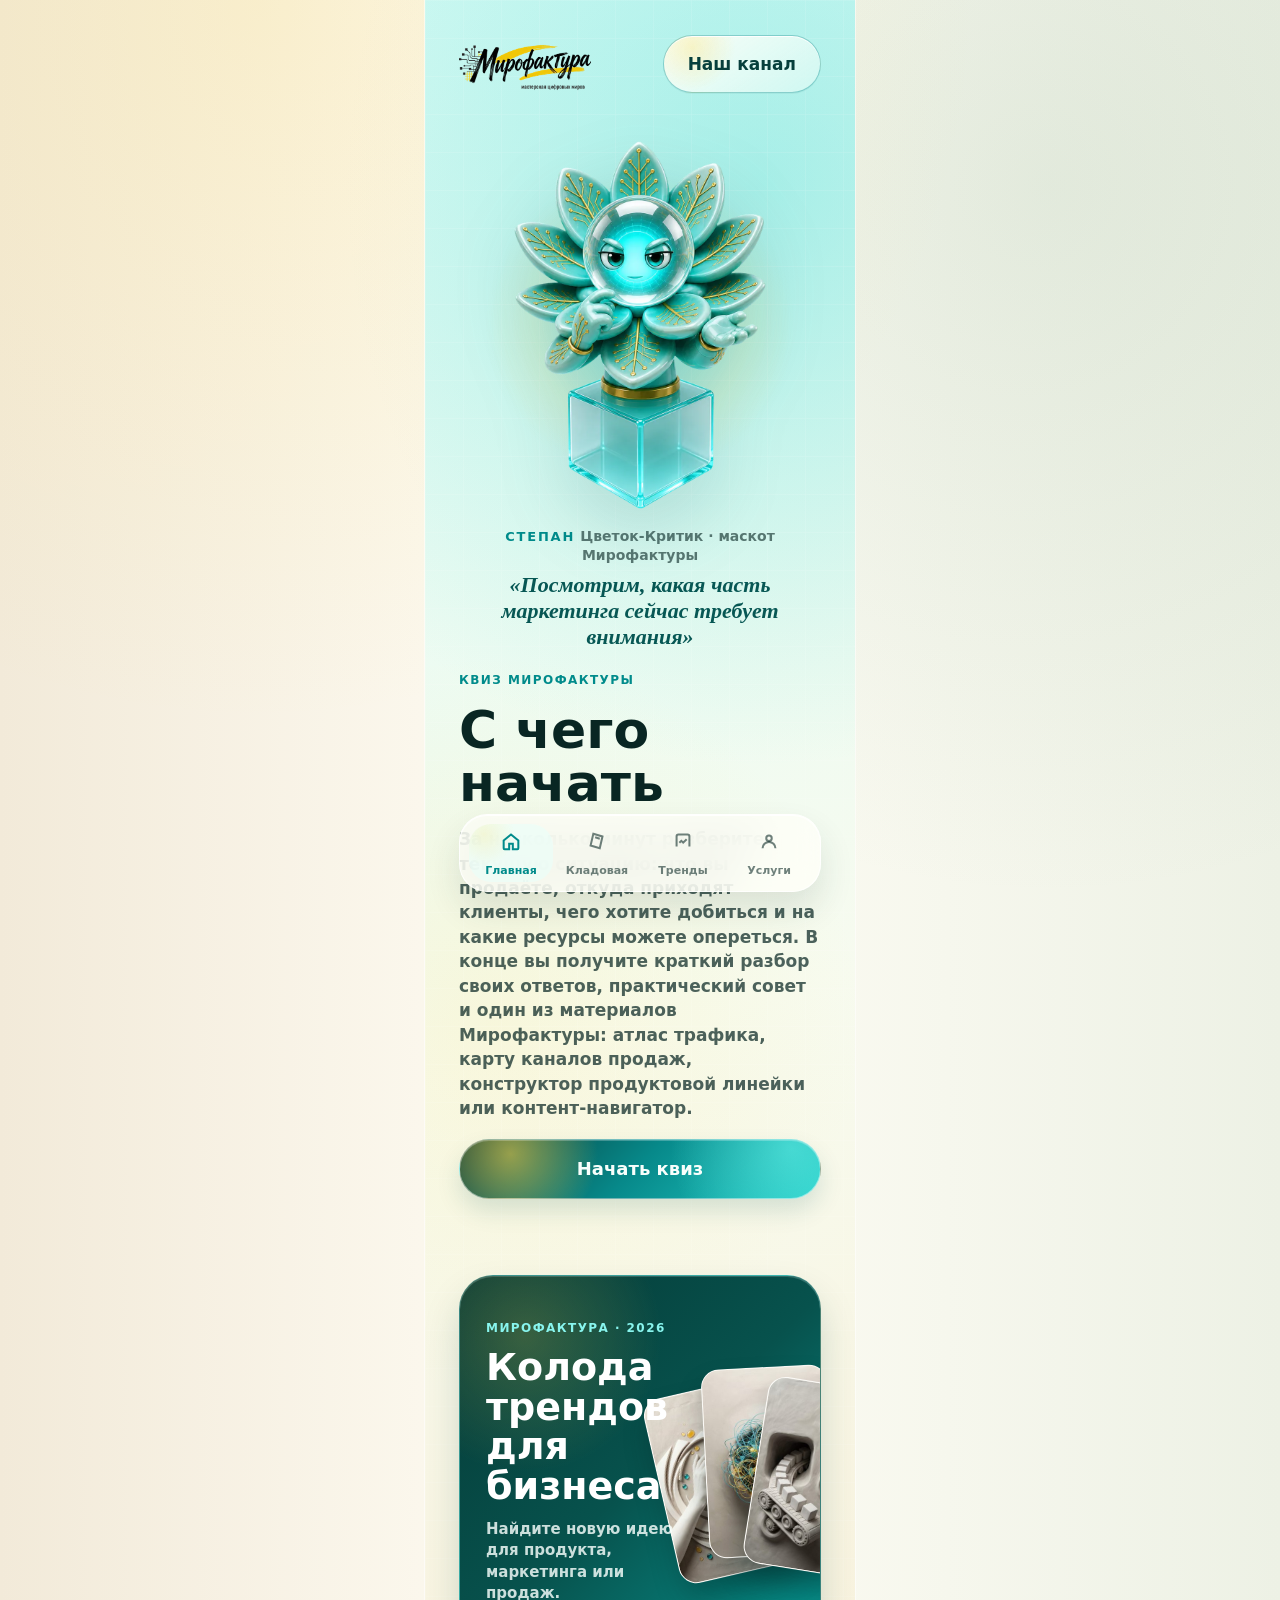
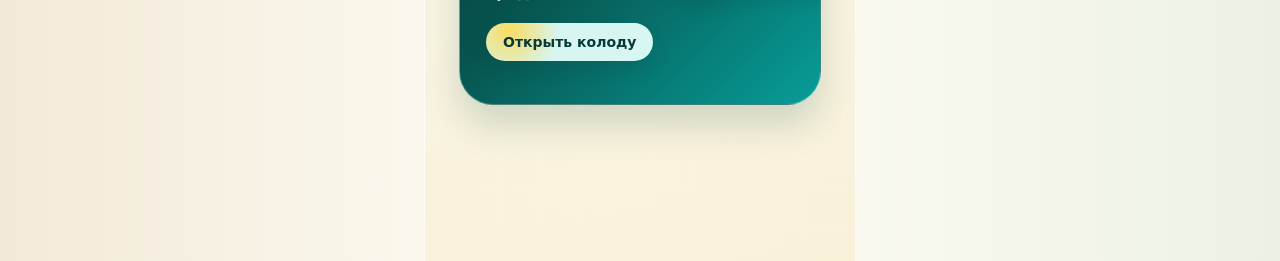
<file: max/index.html>
<!doctype html>
<html lang="ru">
  <head>
    <meta charset="utf-8">
    <base href="../">
    <meta name="viewport" content="width=device-width, initial-scale=1, viewport-fit=cover">
    <title>Мирофактура — MAX</title>
    <meta name="description" content="Мирофактура соединяет маркетинг, технологии и геймдизайн. Помогаем понятно описать продукт, получить заявки, увеличить повторные продажи и сократить ручную работу.">
    <script src="https://st.max.ru/js/max-web-app.js"></script>
    <script>
      window.MIROFAKTURA_PLATFORM = 'max';
      window.MIROFAKTURA_ACCESS_MODE = 'open';
      window.MIROFAKTURA_VARIANT = 'route-v2';
      window.MIROFAKTURA_MAX_BOT_URL = 'https://max.ru/id590417093305_bot';
      window.MIROFAKTURA_MAX_CHANNEL_URL = 'https://max.ru/channel_mirofactura';
      window.MIROFAKTURA_MAX_LOAD_PROGRESS_URL = 'https://cb.multy.ai/api/v1/hook/app/b9c89cbdf0f21aa63c6111487770196a';
      window.MIROFAKTURA_MAX_SAVE_PROGRESS_URL = 'https://cb.multy.ai/api/v1/hook/app/bfbc41275aaab161df78a4d0b0f399af';
      window.MIROFAKTURA_MAX_FOLLOWUP_URL = 'https://cb.multy.ai/api/v1/hook/app/5e4036283a04be729b08a4b608677637';
    </script>
    <script src="./platform/platform-core.js?v=20260719-max-deploy-01"></script>
    <script src="./platform/max-adapter.js?v=20260724-referral-share-42"></script>
    <link rel="preload" href="./assets/logo-black-yellow.webp" as="image" type="image/webp">
    <link rel="preload" href="./assets/stepan-start.webp" as="image" type="image/webp">
    <link rel="preload" href="./assets/stepan-product-question.webp" as="image" type="image/webp">
    <link rel="prefetch" href="./assets/logo-black-aqua.webp" as="image" type="image/webp">
    <link rel="prefetch" href="./trend-deck-native.js?v=20260726-bonus-dialog-50" as="script">
    <link rel="prefetch" href="./trends-native.css?v=20260726-bonus-dialog-50" as="style">
    <link rel="stylesheet" href="./styles.css?v=20260726-bonus-dialog-50">
    <link rel="stylesheet" href="./route-v2.css?v=20260809-route-v2-transparent-stepan-07" data-mirofactura-variant="route-v2">
  </head>
  <body>
    <div class="app-loader" id="app-loader" role="status" aria-label="Загрузка Мирофактуры">
      <div class="app-loader__content">
        <img src="./assets/logo-black-yellow.webp" alt="" aria-hidden="true">
        <span class="app-loader__line" aria-hidden="true"></span>
      </div>
    </div>
    <script>
      window.__mirofakturaLoaderTimer = window.setTimeout(function () {
        document.getElementById('app-loader')?.classList.add('is-visible');
      }, 220);
    </script>
    <div id="app"></div>
    <script src="./app.js?v=20260914-max-channel-label-01"></script>
  </body>
</html>
</file>
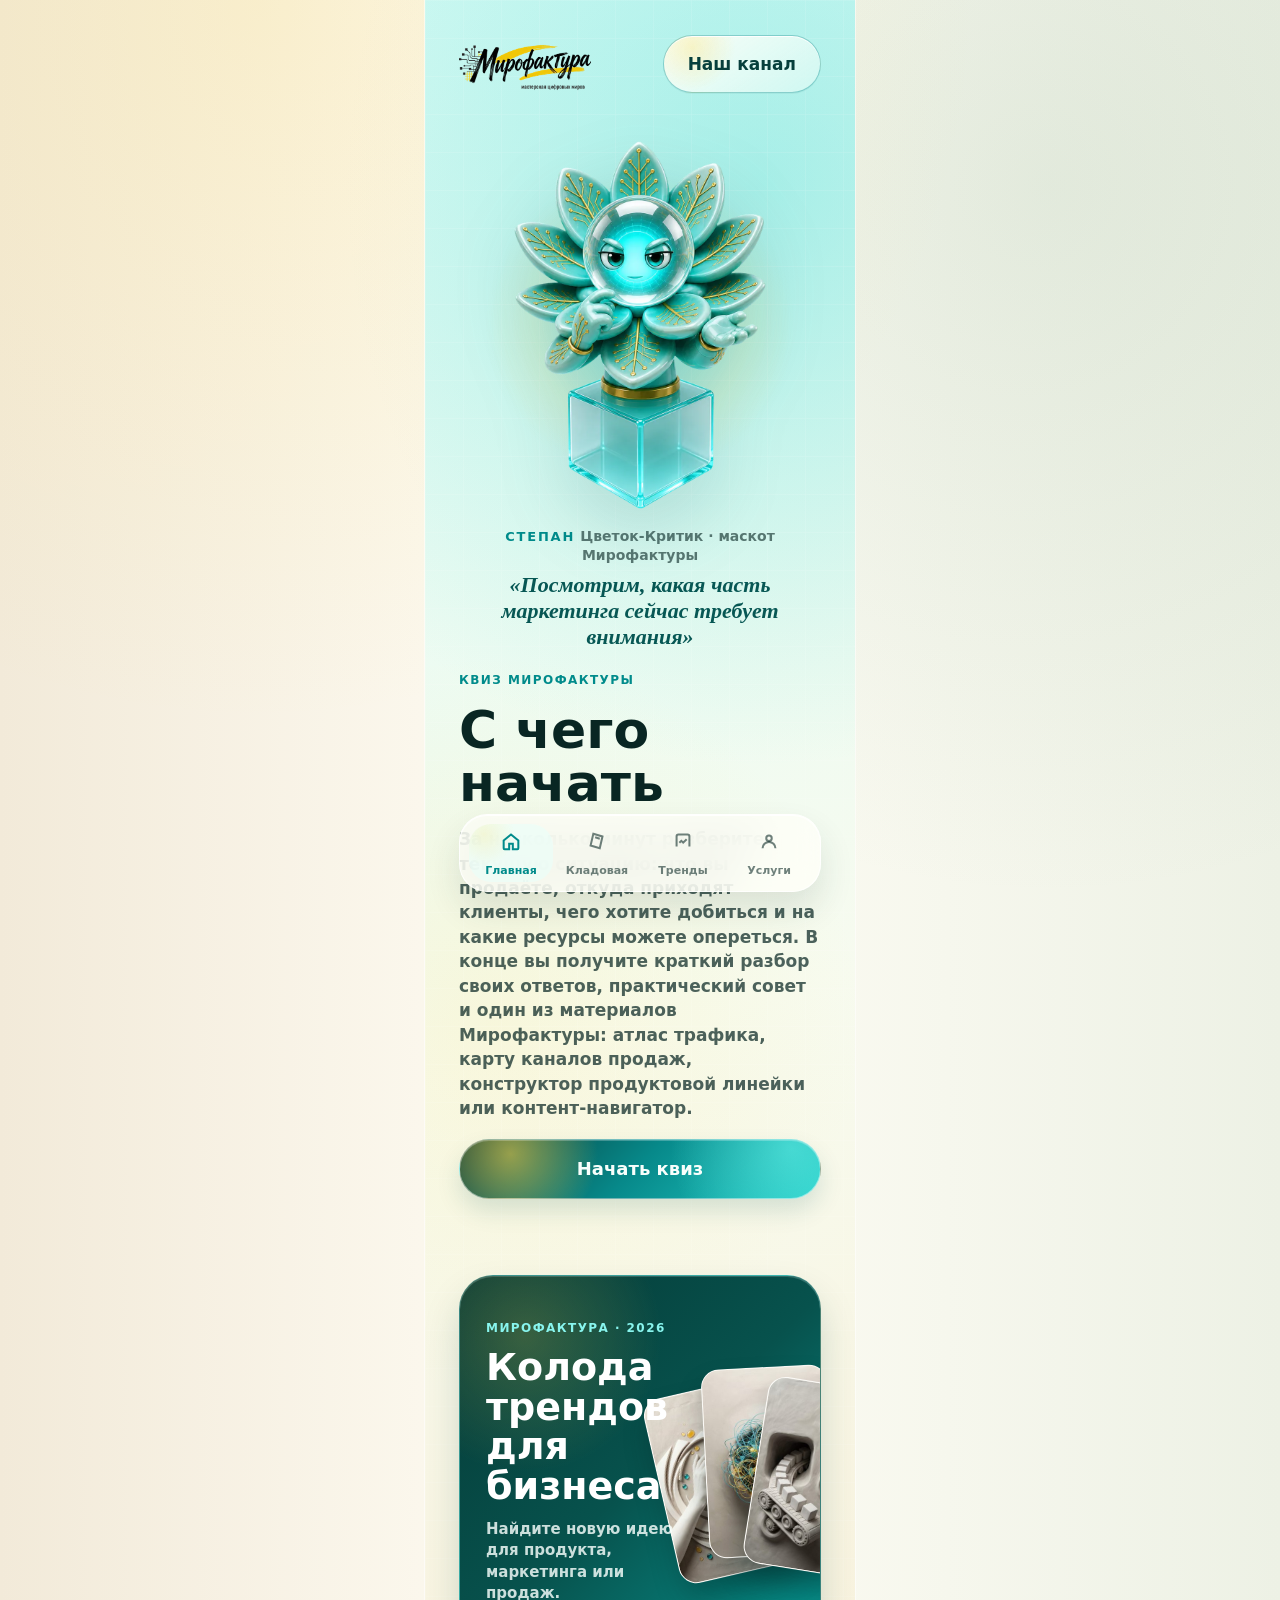
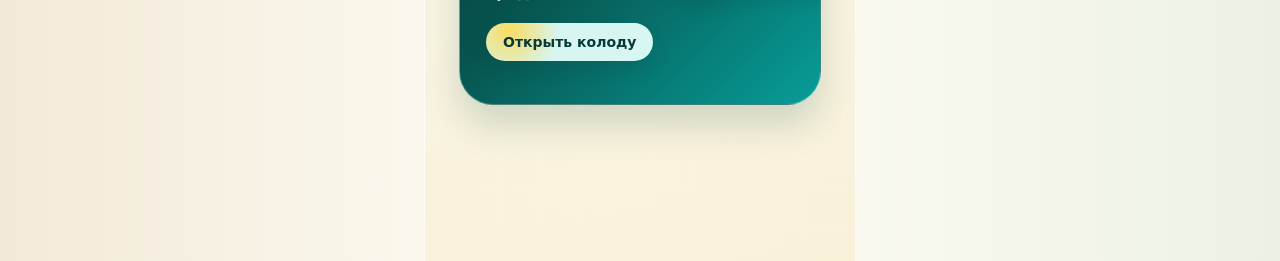
<file: next/max/index.html>
<!doctype html>
<html lang="ru">
  <head>
    <meta charset="utf-8">
    <meta name="viewport" content="width=device-width, initial-scale=1, viewport-fit=cover">
    <title>Мирофактура — тестовый маршрут MAX</title>
    <script>
      (function () {
        const target = new URL('../../max/', window.location.href);
        new URLSearchParams(window.location.search).forEach(function (value, key) {
          target.searchParams.set(key, value);
        });
        target.searchParams.set('variant', 'route-v2');
        window.location.replace(target.href);
      }());
    </script>
  </head>
  <body></body>
</html>
</file>
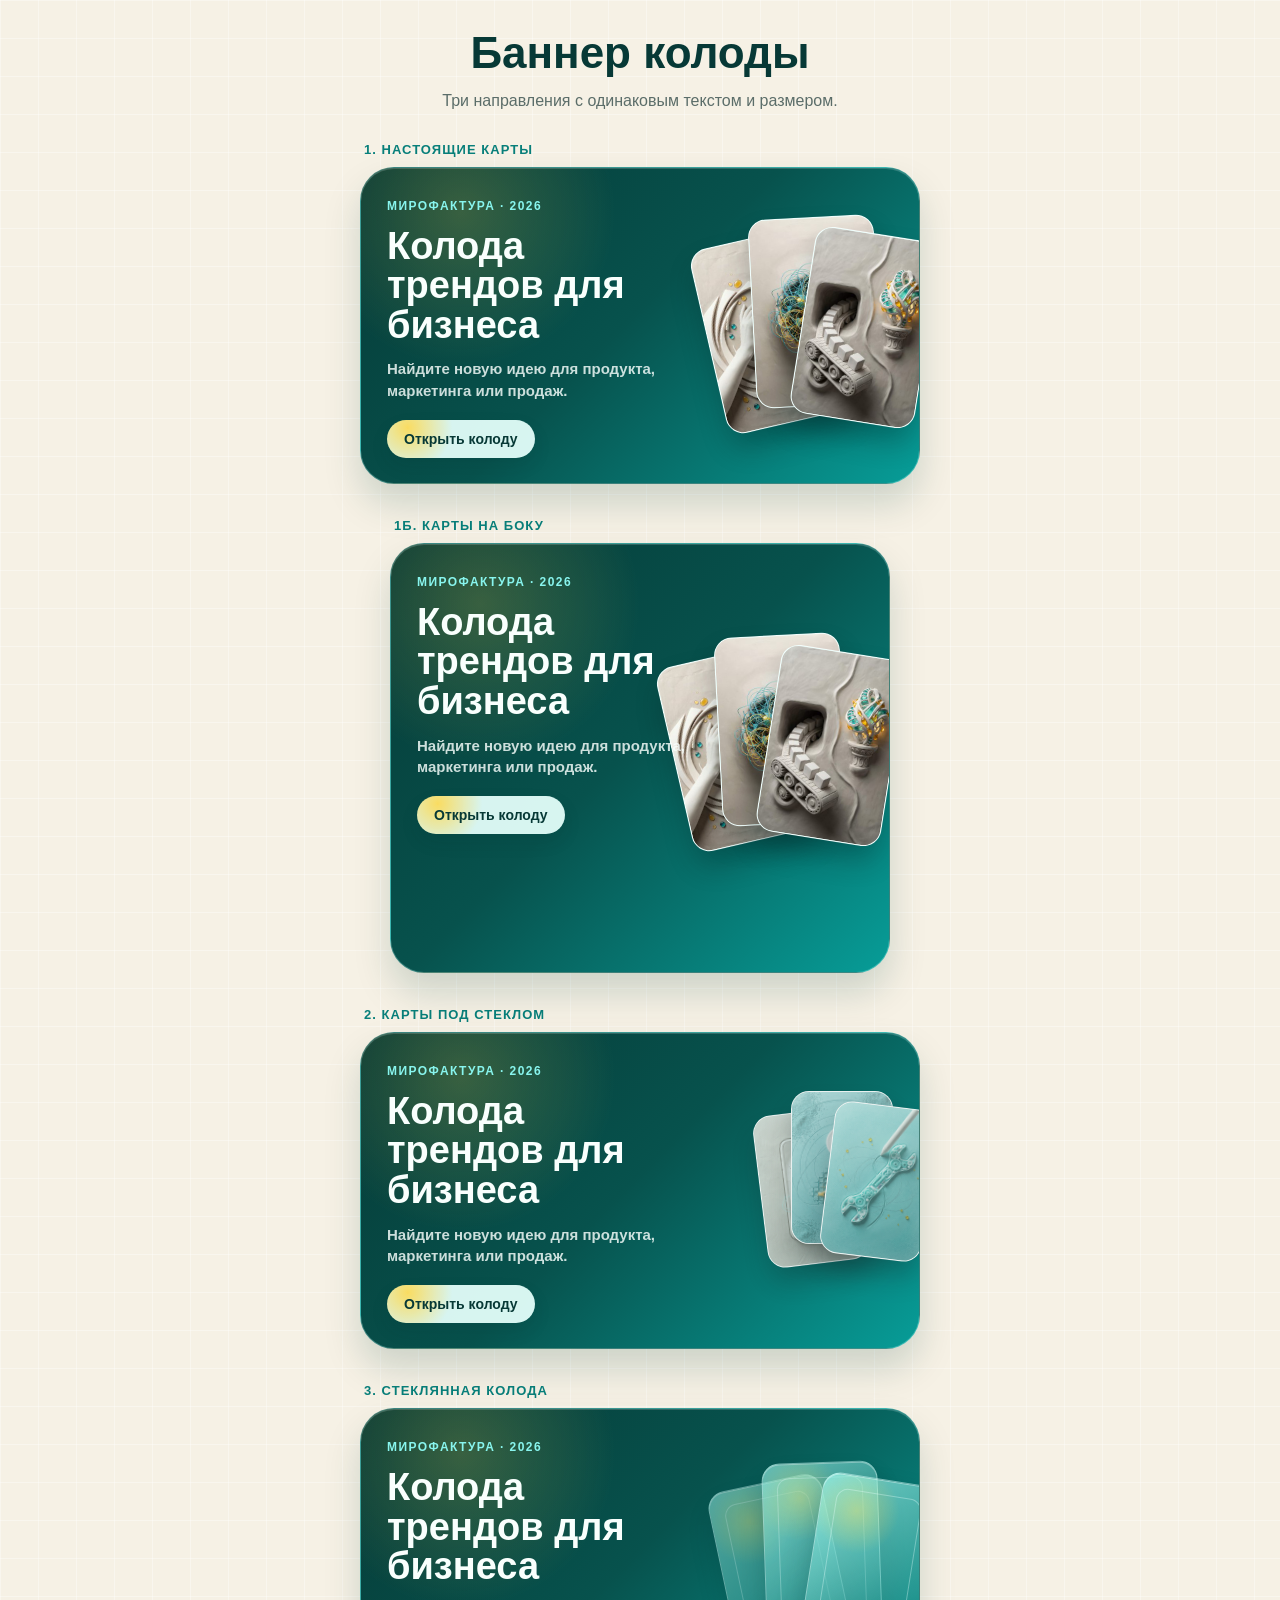
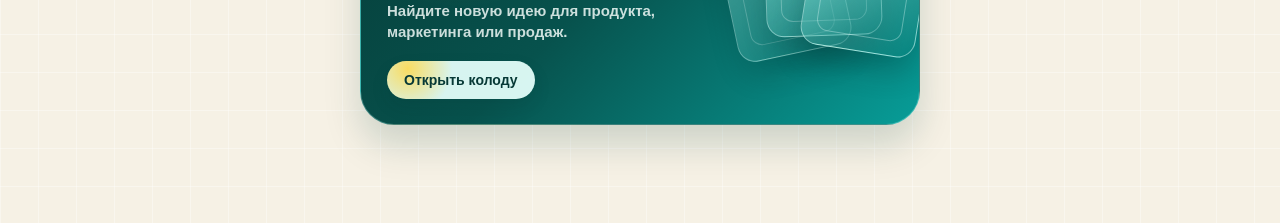
<file: banner-variants.html>
<!doctype html>
<html lang="ru">
  <head>
    <meta charset="utf-8">
    <meta name="viewport" content="width=device-width, initial-scale=1">
    <title>Варианты баннера трендов</title>
    <style>
      :root {
        color-scheme: light;
        font-family: Inter, Arial, sans-serif;
        color: #073936;
        background: #f6f1e5;
      }

      * { box-sizing: border-box; }

      body {
        margin: 0;
        min-width: 320px;
        background:
          linear-gradient(rgba(255, 255, 255, 0.35) 1px, transparent 1px),
          linear-gradient(90deg, rgba(255, 255, 255, 0.35) 1px, transparent 1px),
          #f6f1e5;
        background-size: 38px 38px;
      }

      main {
        width: min(100%, 720px);
        margin: 0 auto;
        padding: 30px 18px 64px;
      }

      header {
        max-width: 580px;
        margin: 0 auto 30px;
        text-align: center;
      }

      header h1 {
        margin: 0;
        font-size: clamp(30px, 8vw, 44px);
        line-height: 1.06;
        letter-spacing: 0;
      }

      header p {
        margin: 12px 0 0;
        color: #5b6d69;
        font-size: 16px;
        line-height: 1.45;
      }

      .variant {
        width: min(100%, 560px);
        margin: 0 auto 34px;
      }

      .variant-label {
        margin: 0 0 10px 4px;
        color: #087f7a;
        font-size: 13px;
        font-weight: 850;
        letter-spacing: 0.08em;
        text-transform: uppercase;
      }

      .trend-banner {
        position: relative;
        isolation: isolate;
        min-height: 292px;
        overflow: hidden;
        padding: 28px 26px 25px;
        border: 1px solid rgba(180, 255, 248, 0.3);
        border-radius: 34px;
        color: #f9fffd;
        background:
          radial-gradient(circle at 18% 14%, rgba(255, 216, 74, 0.2), transparent 29%),
          linear-gradient(135deg, #063a36 0%, #07524d 48%, #079d98 100%);
        box-shadow: 0 20px 36px rgba(6, 65, 61, 0.17), inset 0 1px 0 rgba(255, 255, 255, 0.17);
      }

      .banner-copy {
        position: relative;
        z-index: 4;
        width: min(66%, 300px);
      }

      .trend-banner small {
        color: #88f5ee;
        font-size: 12px;
        font-weight: 900;
        letter-spacing: 0.12em;
        text-transform: uppercase;
      }

      .trend-banner h2 {
        margin: 13px 0 0;
        font-size: clamp(28px, 7.6vw, 38px);
        line-height: 1.04;
        letter-spacing: 0;
      }

      .trend-banner p {
        margin: 13px 0 0;
        color: rgba(248, 255, 252, 0.82);
        font-size: 15px;
        font-weight: 620;
        line-height: 1.42;
      }

      .banner-action {
        display: inline-flex;
        align-items: center;
        min-height: 38px;
        margin-top: 19px;
        padding: 0 17px;
        border-radius: 999px;
        color: #073936;
        background:
          radial-gradient(circle at 14% 20%, rgba(255, 216, 74, 0.86), transparent 34%),
          rgba(229, 255, 251, 0.94);
        font-size: 14px;
        font-weight: 850;
        cursor: pointer;
        box-shadow: 0 8px 18px rgba(0, 42, 39, 0.1);
        transition: transform 0.2s ease, background 0.2s ease, box-shadow 0.2s ease;
      }

      .banner-action:hover {
        transform: translateY(-2px);
        background:
          radial-gradient(circle at 14% 20%, rgba(255, 216, 74, 0.98), transparent 38%),
          rgba(207, 255, 249, 0.98);
        box-shadow: 0 12px 22px rgba(0, 42, 39, 0.18);
      }

      .banner-action:active {
        transform: translateY(0) scale(0.98);
        box-shadow: 0 6px 13px rgba(0, 42, 39, 0.13);
      }

      .cards {
        position: absolute;
        z-index: 2;
        right: -20px;
        top: 32px;
        width: 228px;
        height: 232px;
        --cards-scale: 1;
        pointer-events: none;
      }

      .variant-real .cards,
      .variant-glass .cards {
        animation: cards-breathe 5.6s ease-in-out infinite;
        transform-origin: 55% 55%;
      }

      .real-card {
        position: absolute;
        top: 14px;
        right: 19px;
        width: 126px;
        aspect-ratio: 2 / 3;
        overflow: hidden;
        border: 1px solid rgba(255, 255, 255, 0.62);
        border-radius: 18px;
        background: #dffbf6;
        box-shadow: 0 16px 26px rgba(1, 34, 32, 0.28), inset 0 1px 0 rgba(255, 255, 255, 0.48);
        transition: transform 0.22s ease;
      }

      .real-card img {
        width: 100%;
        height: 100%;
        object-fit: cover;
      }

      .real-card:nth-child(1) { transform: translate(-87px, 22px) rotate(-13deg); }
      .real-card:nth-child(2) { transform: translate(-42px, 3px) rotate(-3deg); }
      .real-card:nth-child(3) { transform: translate(8px, 19px) rotate(9deg); }

      .variant-real .trend-banner:is(:hover, :active) .real-card:nth-child(1) { transform: translate(-95px, 17px) rotate(-16deg); }
      .variant-real .trend-banner:is(:hover, :active) .real-card:nth-child(2) { transform: translate(-44px, -1px) rotate(-3deg); }
      .variant-real .trend-banner:is(:hover, :active) .real-card:nth-child(3) { transform: translate(15px, 13px) rotate(12deg); }

      .variant-window .cards {
        right: -17px;
        top: 32px;
        width: 190px;
        height: 220px;
      }

      .variant-window .real-card {
        width: 102px;
        filter: saturate(0.8) contrast(0.9);
      }

      .variant-window .real-card::after {
        content: "";
        position: absolute;
        inset: 0;
        background: linear-gradient(145deg, rgba(221, 255, 250, 0.42), rgba(0, 118, 112, 0.14));
        box-shadow: inset 0 0 24px rgba(220, 255, 250, 0.3);
      }

      .variant-window .real-card:nth-child(1) { transform: translate(-55px, 32px) rotate(-7deg); }
      .variant-window .real-card:nth-child(2) { transform: translate(-24px, 12px) rotate(0); }
      .variant-window .real-card:nth-child(3) { transform: translate(12px, 26px) rotate(7deg); }

      .variant-sideways .cards {
        right: -16px;
        left: auto;
        top: 74px;
        bottom: auto;
        width: 228px;
        height: 232px;
        animation: cards-breathe-sideways 5.6s ease-in-out infinite;
        transform-origin: 50% 50%;
      }

      .variant-sideways {
        width: min(100%, 500px);
      }

      .variant-sideways .trend-banner {
        min-height: 430px;
      }

      .variant-sideways .real-card {
        top: 14px;
        right: 19px;
        left: auto;
        width: 126px;
        transform-origin: 50% 50%;
      }

      .variant-sideways .real-card:nth-child(1) {
        z-index: 1;
        transform: translate(-87px, 22px) rotate(-13deg);
      }

      .variant-sideways .real-card:nth-child(2) {
        z-index: 2;
        transform: translate(-42px, 3px) rotate(-3deg);
      }

      .variant-sideways .real-card:nth-child(3) {
        z-index: 3;
        transform: translate(8px, 19px) rotate(9deg);
      }

      .variant-sideways .trend-banner:is(:hover, :active) .real-card:nth-child(1) { transform: translate(-95px, 17px) rotate(-16deg); }
      .variant-sideways .trend-banner:is(:hover, :active) .real-card:nth-child(2) { transform: translate(-44px, -1px) rotate(-3deg); }
      .variant-sideways .trend-banner:is(:hover, :active) .real-card:nth-child(3) { transform: translate(15px, 13px) rotate(12deg); }

      .glass-card {
        position: absolute;
        top: 18px;
        right: 22px;
        width: 116px;
        aspect-ratio: 2 / 3;
        border: 1px solid rgba(225, 255, 251, 0.48);
        border-radius: 18px;
        background:
          radial-gradient(circle at 32% 20%, rgba(255, 226, 92, 0.4), transparent 27%),
          linear-gradient(145deg, rgba(157, 246, 237, 0.72), rgba(3, 107, 102, 0.3));
        box-shadow: 0 16px 28px rgba(1, 39, 36, 0.24), inset 0 1px 0 rgba(255, 255, 255, 0.38);
        transition: transform 0.22s ease;
      }

      .glass-card::after {
        content: "";
        position: absolute;
        inset: 14px;
        border: 1px solid rgba(232, 255, 252, 0.34);
        border-radius: 12px;
      }

      .glass-card:nth-child(1) { transform: translate(-79px, 22px) rotate(-12deg); opacity: 0.72; }
      .glass-card:nth-child(2) { transform: translate(-37px, 3px) rotate(-2deg); opacity: 0.88; }
      .glass-card:nth-child(3) { transform: translate(10px, 19px) rotate(9deg); }

      .variant-glass .trend-banner:is(:hover, :active) .glass-card:nth-child(1) { transform: translate(-87px, 17px) rotate(-15deg); }
      .variant-glass .trend-banner:is(:hover, :active) .glass-card:nth-child(2) { transform: translate(-39px, 0) rotate(-2deg); }
      .variant-glass .trend-banner:is(:hover, :active) .glass-card:nth-child(3) { transform: translate(16px, 14px) rotate(11deg); }

      @keyframes cards-breathe {
        0%, 100% { transform: scale(var(--cards-scale)) translateY(0); }
        50% { transform: scale(var(--cards-scale)) translateY(-5px); }
      }

      @keyframes cards-breathe-sideways {
        0%, 100% { transform: translateY(0) rotate(-90deg) scale(var(--cards-scale)); }
        50% { transform: translateY(-5px) rotate(-90deg) scale(var(--cards-scale)); }
      }

      @media (max-width: 470px) {
        main { padding-inline: 12px; }
        .trend-banner { min-height: 310px; padding-inline: 22px; }
        .banner-copy { width: 66%; }
        .trend-banner h2 { font-size: 29px; }
        .trend-banner p { font-size: 14px; }
        .cards { right: -52px; top: 45px; --cards-scale: 0.93; }
        .variant-sideways .trend-banner { min-height: 400px; }
        .variant-sideways .cards {
          right: -44px;
          left: auto;
          top: 92px;
          bottom: auto;
          --cards-scale: 0.9;
        }
      }

      @media (prefers-reduced-motion: reduce) {
        .banner-action {
          transition: none;
        }

        .variant-real .cards,
        .variant-glass .cards {
          animation: none;
          transform: scale(var(--cards-scale));
        }

        .variant-sideways .cards {
          animation: none;
          transform: rotate(-90deg) scale(var(--cards-scale));
        }
      }
    </style>
  </head>
  <body>
    <main>
      <header>
        <h1>Баннер колоды</h1>
        <p>Три направления с одинаковым текстом и размером.</p>
      </header>

      <section class="variant variant-real">
        <p class="variant-label">1. Настоящие карты</p>
        <article class="trend-banner">
          <div class="banner-copy">
            <small>Мирофактура · 2026</small>
            <h2>Колода трендов для бизнеса</h2>
            <p>Найдите новую идею для продукта, маркетинга или продаж.</p>
            <span class="banner-action">Открыть колоду</span>
          </div>
          <div class="cards" aria-hidden="true">
            <span class="real-card"><img src="./assets/home-trend-creator.jpg" alt=""></span>
            <span class="real-card"><img src="./assets/home-trend-ai-fatigue.jpg" alt=""></span>
            <span class="real-card"><img src="./assets/home-trend-end-normal.jpg" alt=""></span>
          </div>
        </article>
      </section>

      <section class="variant variant-sideways">
        <p class="variant-label">1Б. Карты на боку</p>
        <article class="trend-banner">
          <div class="banner-copy">
            <small>Мирофактура · 2026</small>
            <h2>Колода трендов для бизнеса</h2>
            <p>Найдите новую идею для продукта, маркетинга или продаж.</p>
            <span class="banner-action">Открыть колоду</span>
          </div>
          <div class="cards" aria-hidden="true">
            <span class="real-card"><img src="./assets/home-trend-creator.jpg" alt=""></span>
            <span class="real-card"><img src="./assets/home-trend-ai-fatigue.jpg" alt=""></span>
            <span class="real-card"><img src="./assets/home-trend-end-normal.jpg" alt=""></span>
          </div>
        </article>
      </section>

      <section class="variant variant-window">
        <p class="variant-label">2. Карты под стеклом</p>
        <article class="trend-banner">
          <div class="banner-copy">
            <small>Мирофактура · 2026</small>
            <h2>Колода трендов для бизнеса</h2>
            <p>Найдите новую идею для продукта, маркетинга или продаж.</p>
            <span class="banner-action">Открыть колоду</span>
          </div>
          <div class="cards" aria-hidden="true">
            <span class="real-card"><img src="./assets/banner-variants/spatial-web.jpg" alt=""></span>
            <span class="real-card"><img src="./assets/banner-variants/product-portal.jpg" alt=""></span>
            <span class="real-card"><img src="./assets/banner-variants/engineering-marketing.jpg" alt=""></span>
          </div>
        </article>
      </section>

      <section class="variant variant-glass">
        <p class="variant-label">3. Стеклянная колода</p>
        <article class="trend-banner">
          <div class="banner-copy">
            <small>Мирофактура · 2026</small>
            <h2>Колода трендов для бизнеса</h2>
            <p>Найдите новую идею для продукта, маркетинга или продаж.</p>
            <span class="banner-action">Открыть колоду</span>
          </div>
          <div class="cards" aria-hidden="true">
            <span class="glass-card"></span>
            <span class="glass-card"></span>
            <span class="glass-card"></span>
          </div>
        </article>
      </section>
    </main>
  </body>
</html>
</file>
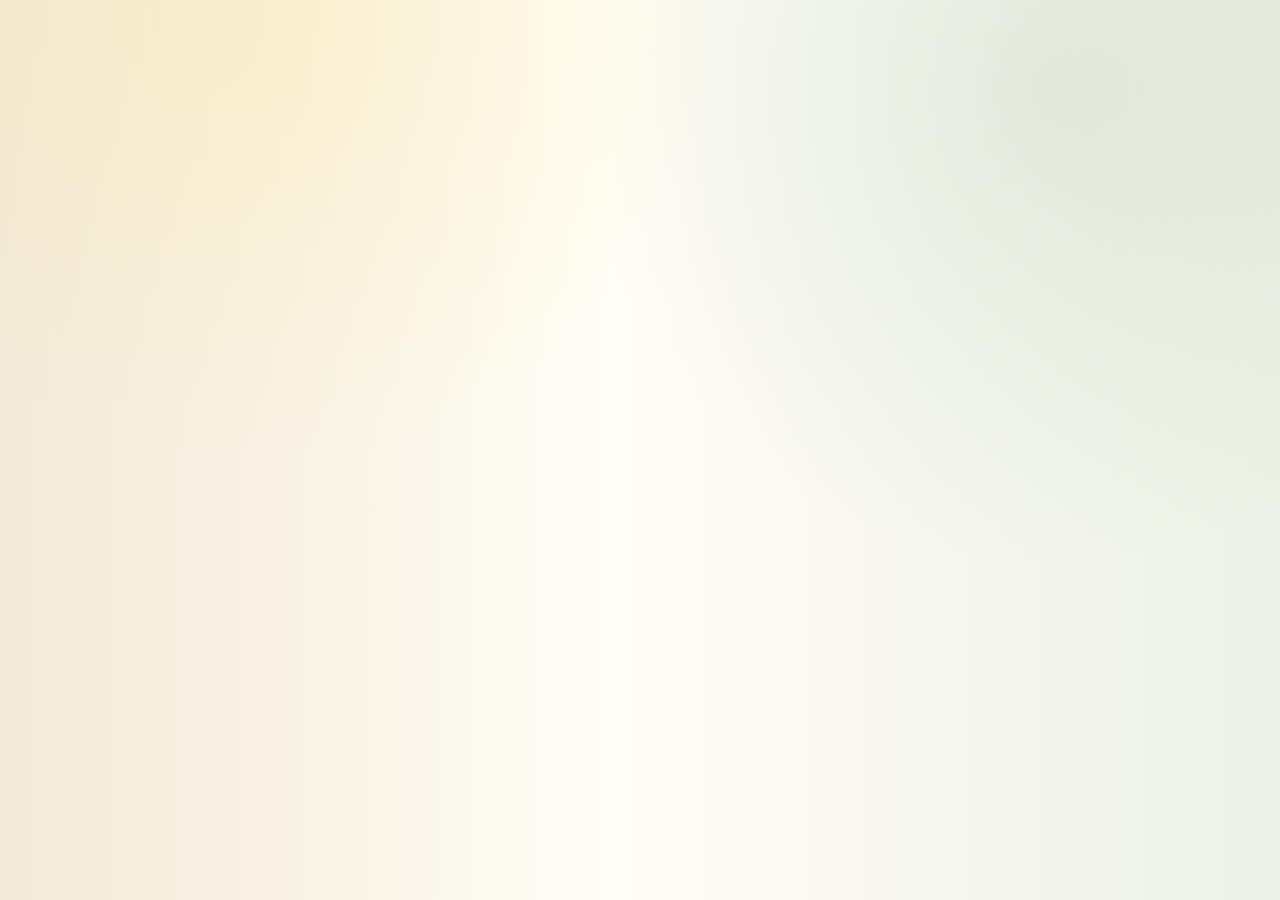
<file: index-open.html>
<!doctype html>
<html lang="ru">
  <head>
    <meta charset="utf-8">
    <meta name="viewport" content="width=device-width, initial-scale=1">
    <title>Мирофактура — открытая версия</title>
    <link rel="preload" href="./assets/logo-black-yellow.webp" as="image" type="image/webp">
    <link rel="preload" href="./assets/stepan-start.webp" as="image" type="image/webp">
  <link rel="stylesheet" href="./styles.css?v=20260720-author-cards-08">
  </head>
  <body>
    <div id="app"></div>
    <script>
      window.MIROFAKTURA_ACCESS_MODE = 'open';
    </script>
  <script src="./app.js?v=20260720-max-deck-render-06"></script>
  </body>
</html>
</file>
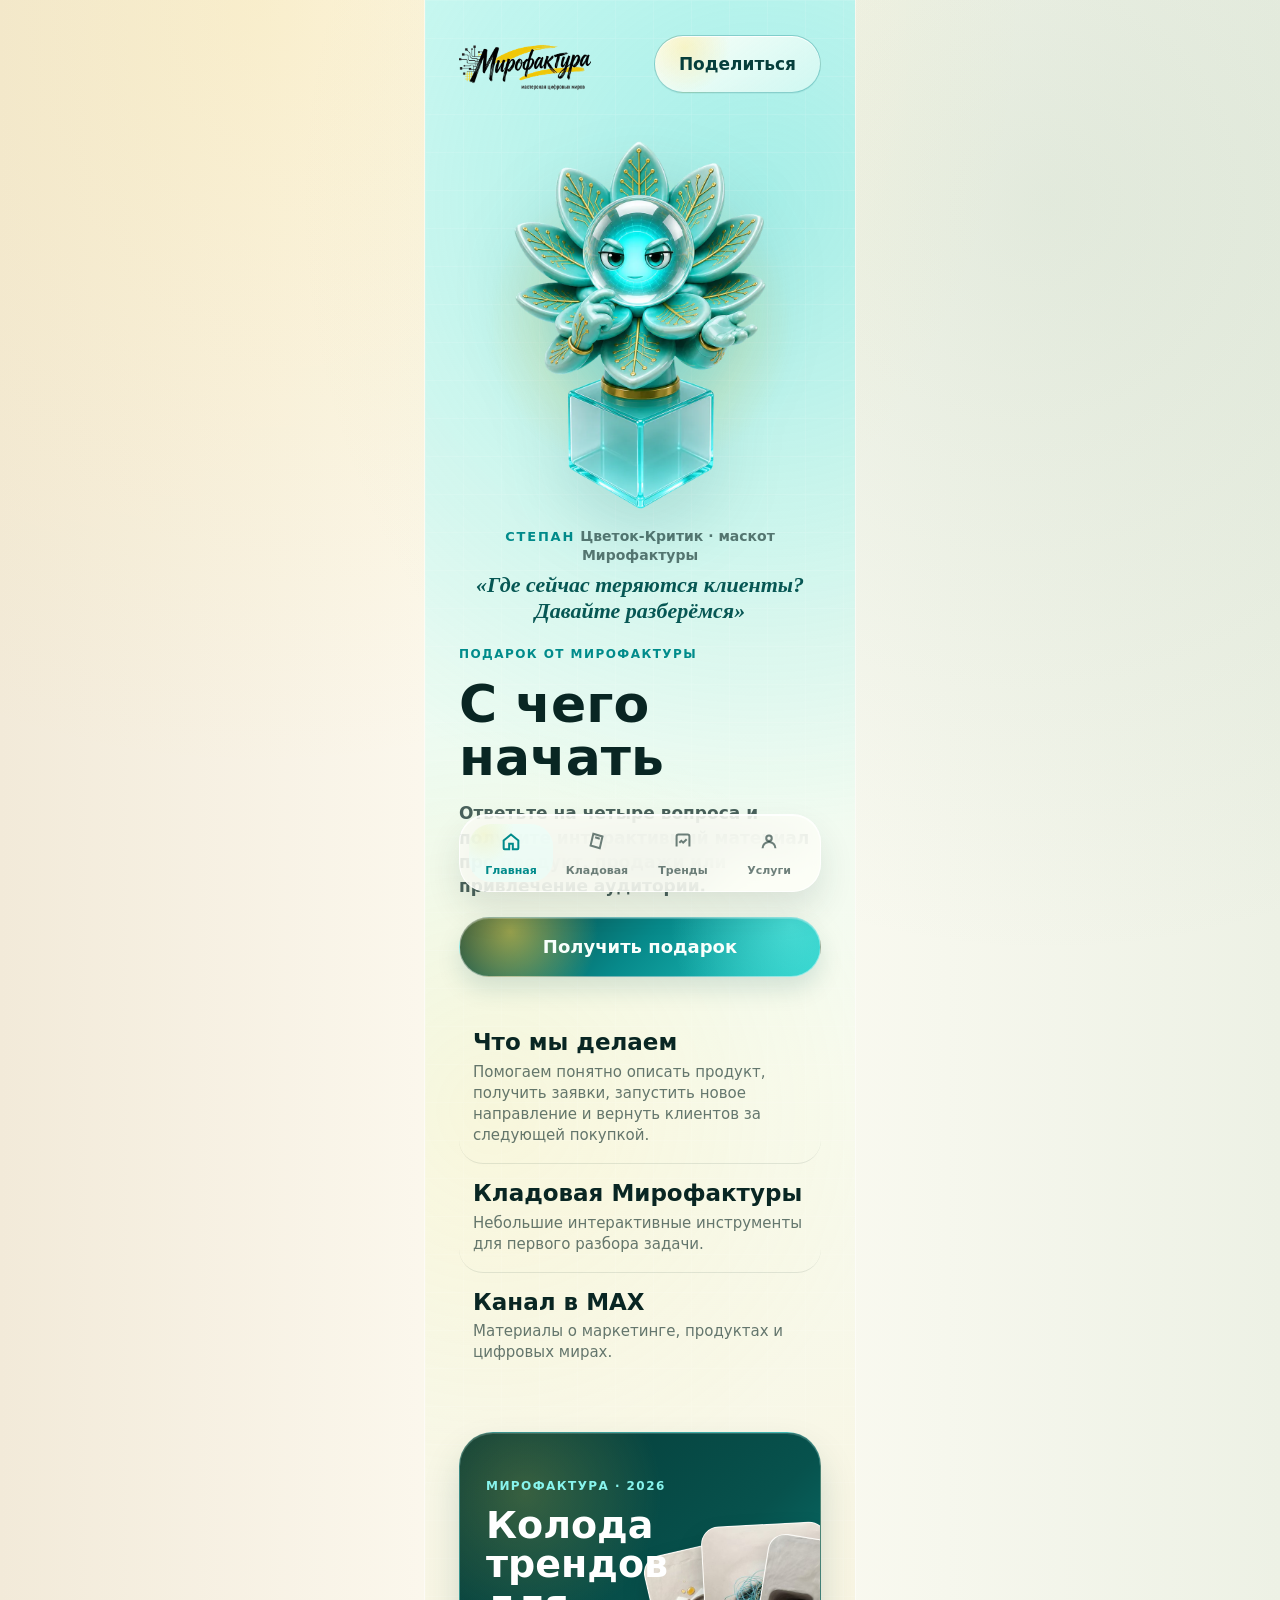
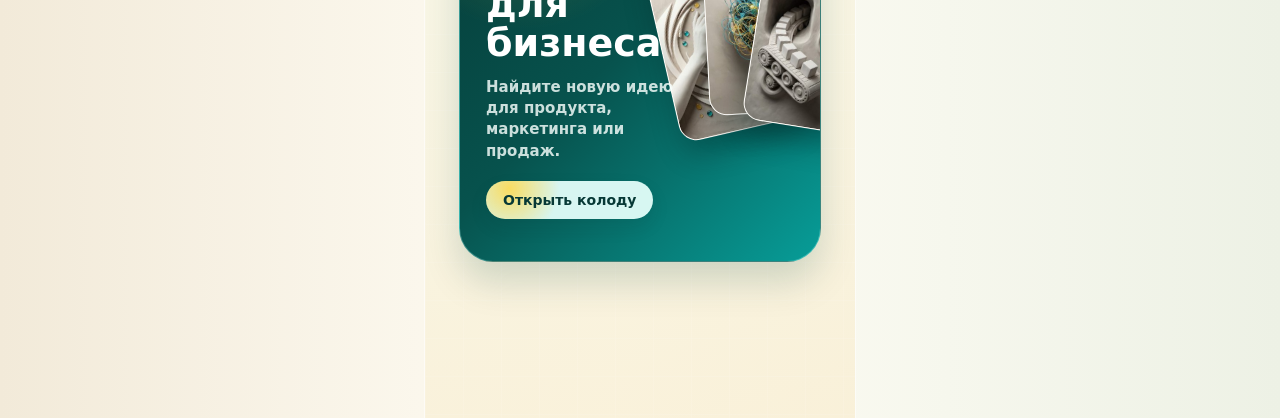
<file: max-experimental.html>
<!doctype html>
<html lang="ru">
  <head>
    <meta charset="utf-8">
    <meta name="viewport" content="width=device-width, initial-scale=1, viewport-fit=cover">
    <title>Мирофактура — маркетинг, технологии и геймдизайн</title>
    <meta name="description" content="Мирофактура соединяет маркетинг, технологии и геймдизайн. Помогаем объяснить продукт, получить заявки, увеличить повторные продажи и сократить ручную работу.">
    <script src="https://st.max.ru/js/max-web-app.js"></script>
    <script>
      window.MIROFAKTURA_PLATFORM = 'max';
      window.MIROFAKTURA_ACCESS_MODE = 'open';
      window.MIROFAKTURA_MAX_BOT_URL = 'https://max.ru/id590417093305_bot';
      window.MIROFAKTURA_MAX_CHANNEL_URL = 'https://max.ru/channel_mirofactura';
      window.MIROFAKTURA_MAX_LOAD_PROGRESS_URL = 'https://cb.multy.ai/api/v1/hook/app/b9c89cbdf0f21aa63c6111487770196a';
      window.MIROFAKTURA_MAX_SAVE_PROGRESS_URL = 'https://cb.multy.ai/api/v1/hook/app/bfbc41275aaab161df78a4d0b0f399af';
      window.MIROFAKTURA_MAX_FOLLOWUP_URL = 'https://cb.multy.ai/api/v1/hook/app/5e4036283a04be729b08a4b608677637';
    </script>
    <script src="./platform/platform-core.js?v=20260719-max-deploy-01"></script>
    <script src="./platform/max-adapter.js?v=20260724-referral-share-42"></script>
    <link rel="preload" href="./assets/logo-black-yellow.webp" as="image" type="image/webp">
    <link rel="preload" href="./assets/stepan-start.webp" as="image" type="image/webp">
    <link rel="preload" href="./assets/stepan-product-question.webp" as="image" type="image/webp">
    <link rel="prefetch" href="./trend-deck-native.js?v=20260726-bonus-dialog-50" as="script">
    <link rel="prefetch" href="./trends-native.css?v=20260726-bonus-dialog-50" as="style">
    <link rel="stylesheet" href="./styles.css?v=20260726-bonus-dialog-50">
  </head>
  <body>
    <div class="app-loader" id="app-loader" role="status" aria-label="Загрузка Мирофактуры">
      <div class="app-loader__content">
        <img src="./assets/logo-black-yellow.webp" alt="" aria-hidden="true">
        <span class="app-loader__line" aria-hidden="true"></span>
      </div>
    </div>
    <script>
      window.__mirofakturaLoaderTimer = window.setTimeout(function () {
        document.getElementById('app-loader')?.classList.add('is-visible');
      }, 220);
    </script>
    <div id="app"></div>
    <script src="./app.js?v=20260726-bonus-dialog-50"></script>
  </body>
</html>
</file>
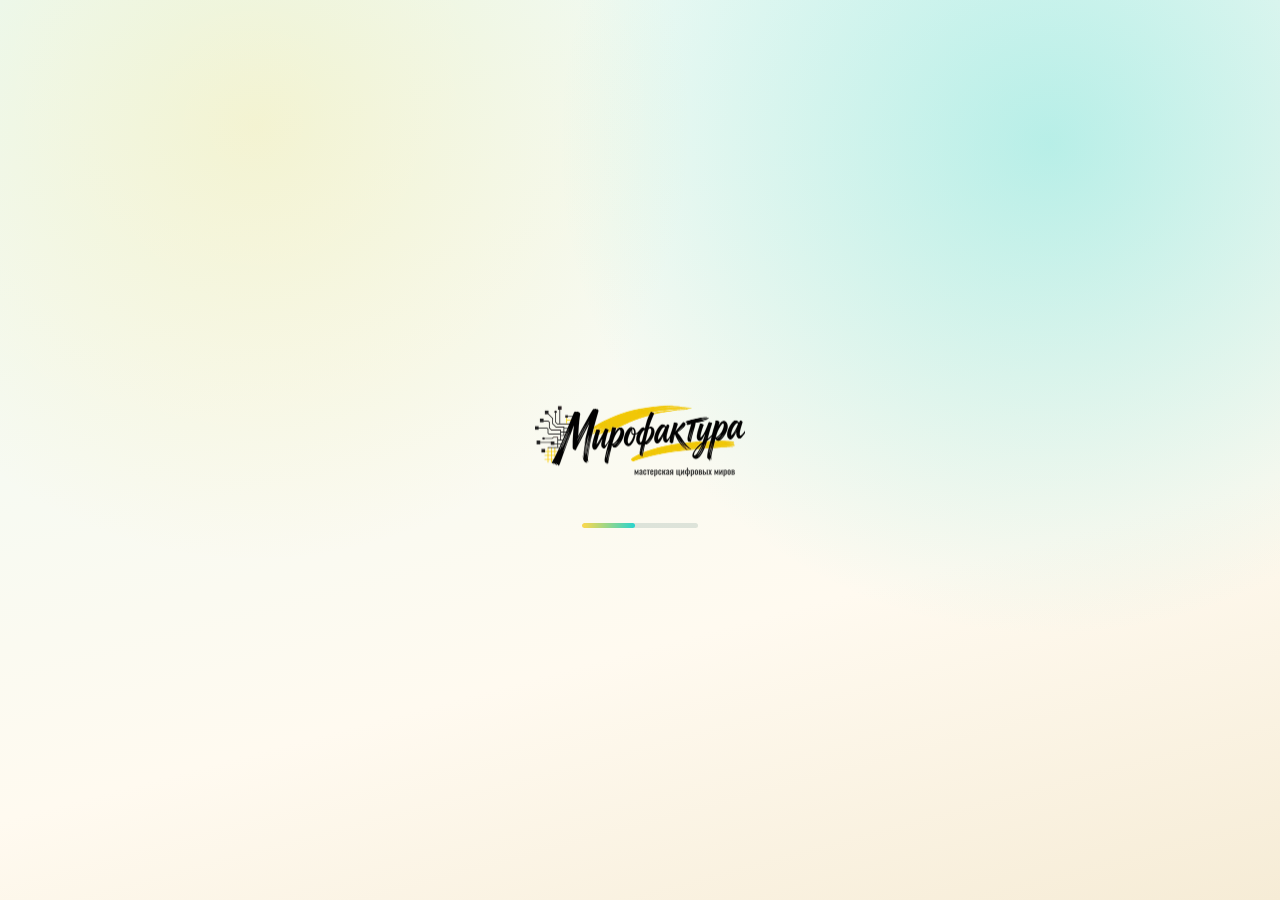
<file: preview.html>
<!doctype html>
<html lang="ru">
  <head>
    <meta charset="utf-8">
    <meta name="viewport" content="width=device-width, initial-scale=1">
    <title>Мирофактура</title>
    <link rel="preload" href="./assets/logo-black-yellow.webp" as="image" type="image/webp">
    <link rel="preload" href="./assets/stepan-start.webp" as="image" type="image/webp">
    <link rel="preload" href="./assets/stepan-product-question.webp" as="image" type="image/webp">
    <link rel="prefetch" href="./trends-deck.html?v=20260719-authors-01" as="document">
  <link rel="stylesheet" href="./styles.css?v=20260720-author-cards-08">
  </head>
  <body>
    <div class="app-loader" id="app-loader" role="status" aria-label="Загрузка Мирофактуры">
      <div class="app-loader__content">
        <img src="./assets/logo-black-yellow.webp" alt="" aria-hidden="true">
        <span class="app-loader__line" aria-hidden="true"></span>
      </div>
    </div>
    <script>
      window.__mirofakturaLoaderTimer = window.setTimeout(function () {
        document.getElementById('app-loader')?.classList.add('is-visible');
      }, 220);
    </script>
    <div id="app"></div>
  <script src="./app.js?v=20260720-max-deck-render-06"></script>
  </body>
</html>
</file>
<file: styles.css>
:root {
  --ink: #092623;
  --ink-soft: #48635e;
  --muted: #667a75;
  --teal: #08a9a6;
  --teal-bright: #28d4ce;
  --deep: #073936;
  --yellow: #ffd84a;
  --paper: #f7f2e5;
  --glass: rgba(242, 255, 250, 0.68);
  --line: rgba(255, 255, 255, 0.72);
  --shadow: 0 18px 40px rgba(17, 58, 54, 0.12);
  --surface: rgba(255, 255, 249, 0.76);
  --surface-strong: rgba(255, 255, 249, 0.9);
  --radius-xl: 32px;
  --radius-lg: 26px;
  --page-pad: clamp(22px, 6vw, 34px);
  --type-display-title: clamp(46px, 12vw, 58px);
  --type-page-title: clamp(36px, 8.8vw, 44px);
  --type-long-title: clamp(34px, 8vw, 40px);
  --type-section-title: clamp(28px, 7vw, 34px);
  --type-lead: 17px;
  --type-body: 16px;
  --type-card-title: 21px;
  --space-section: 36px;
  --font-ui: system-ui, -apple-system, BlinkMacSystemFont, "Segoe UI", sans-serif;
  --motion-fast: 160ms;
  --motion-base: 220ms;
  --ease-out: cubic-bezier(0.22, 1, 0.36, 1);
  color-scheme: light;
}

* {
  box-sizing: border-box;
}

::selection {
  color: #ffffff;
  background: var(--teal);
}

::-moz-selection {
  color: #ffffff;
  background: var(--teal);
}

html {
  min-height: 100%;
  scroll-padding-bottom: calc(156px + env(safe-area-inset-bottom));
  overscroll-behavior-y: none;
  background:
    radial-gradient(circle at 20% 0%, rgba(255, 216, 74, 0.16), transparent 34%),
    radial-gradient(circle at 82% 10%, rgba(122, 164, 132, 0.14), transparent 36%),
    linear-gradient(90deg, #f2ead9 0%, #fffdf5 48%, #edf1e5 100%);
}

body {
  min-height: 100%;
  margin: 0;
  overscroll-behavior-y: none;
  color: var(--ink);
  font-family: var(--font-ui);
  background: transparent;
}

@media (hover: hover) and (pointer: fine) {
  html {
    scrollbar-width: thin;
    scrollbar-color: rgba(8, 169, 166, 0.72) transparent;
  }

  html::-webkit-scrollbar {
    width: 4px;
  }

  html::-webkit-scrollbar-track {
    background: transparent;
  }

  html::-webkit-scrollbar-thumb {
    min-height: 52px;
    border: 0;
    border-radius: 999px;
    background: rgba(8, 169, 166, 0.68);
  }

  html::-webkit-scrollbar-thumb:hover {
    background: rgba(8, 127, 125, 0.9);
  }
}

#app {
  opacity: 0;
  transition: opacity 260ms ease;
}

#app.is-ready {
  opacity: 1;
}

.image-reveal {
  opacity: 0;
  transition: opacity 280ms ease;
}

.image-reveal.is-loaded {
  opacity: 1;
}

.app-loader {
  position: fixed;
  inset: 0;
  z-index: 1000;
  display: grid;
  place-items: center;
  padding: 32px;
  background:
    radial-gradient(circle at 20% 14%, rgba(255, 216, 74, 0.2), transparent 34%),
    radial-gradient(circle at 82% 16%, rgba(40, 212, 206, 0.3), transparent 38%),
    linear-gradient(165deg, #ecfaf5, #fffaf0 66%, #f6ecd6);
  opacity: 0;
  visibility: hidden;
  transition: opacity 260ms ease, visibility 260ms ease;
}

.app-loader.is-visible {
  opacity: 1;
  visibility: visible;
}

.app-loader.is-hidden {
  opacity: 0;
  visibility: hidden;
}

.app-loader__content {
  display: grid;
  justify-items: center;
  gap: 24px;
}

.app-loader__content img {
  display: block;
  width: min(210px, 56vw);
  height: auto;
}

.app-loader__line {
  width: 116px;
  height: 5px;
  overflow: hidden;
  border-radius: 999px;
  background: rgba(7, 57, 54, 0.12);
}

.app-loader__line::after {
  content: "";
  display: block;
  width: 46%;
  height: 100%;
  border-radius: inherit;
  background: linear-gradient(90deg, var(--yellow), var(--teal-bright));
  animation: startupLoader 900ms ease-in-out infinite alternate;
}

@keyframes startupLoader {
  from { transform: translateX(0); }
  to { transform: translateX(118%); }
}

button,
a {
  -webkit-tap-highlight-color: transparent;
}

button {
  font: inherit;
  touch-action: manipulation;
}

button:focus-visible,
a:focus-visible,
summary:focus-visible {
  outline: 3px solid rgba(8, 169, 166, 0.28);
  outline-offset: 3px;
}

.app-shell {
  width: min(100%, 430px);
  min-height: 100vh;
  min-height: 100dvh;
  margin: 0 auto;
  position: relative;
  overflow: hidden;
  background:
    radial-gradient(circle at 78% 10%, rgba(40, 212, 206, 0.32), transparent 34%),
    radial-gradient(circle at 16% 55%, rgba(255, 216, 74, 0.12), transparent 34%),
    linear-gradient(165deg, rgba(218, 252, 247, 0.92), rgba(247, 251, 239, 0.94) 55%, rgba(249, 239, 213, 0.86));
  box-shadow: 0 0 0 1px rgba(255, 255, 255, 0.5);
}

.app-shell::before {
  content: "";
  position: absolute;
  inset: 0;
  pointer-events: none;
  opacity: 0.18;
  background-image:
    linear-gradient(rgba(255, 255, 255, 0.58) 1px, transparent 1px),
    linear-gradient(90deg, rgba(255, 255, 255, 0.5) 1px, transparent 1px);
  background-size: 38px 38px;
}

.screen {
  position: relative;
  z-index: 1;
  min-height: 100vh;
  min-height: 100dvh;
  padding: max(24px, env(safe-area-inset-top)) var(--page-pad) 36px;
}

.screen.home-screen {
  padding-bottom: 44px;
}

.screen.result-screen {
  padding-bottom: 44px;
}

.topbar {
  display: flex;
  align-items: center;
  justify-content: space-between;
  gap: 18px;
  min-height: 68px;
  margin-bottom: 18px;
}

.logo {
  width: 132px;
  height: auto;
  display: block;
}

.logo-button,
.share-btn,
.ghost-btn,
.primary-btn,
.soft-btn {
  border: 0;
  cursor: pointer;
  transition: transform var(--motion-fast) var(--ease-out), box-shadow var(--motion-fast) var(--ease-out), border-color var(--motion-fast) var(--ease-out), background var(--motion-base) var(--ease-out), color var(--motion-fast) ease;
}

.logo-button {
  display: inline-flex;
  align-items: center;
  justify-content: flex-start;
  padding: 0;
  border-radius: 18px;
  background: transparent;
  box-shadow: none;
}

.logo-button:hover,
.logo-button:focus-visible {
  transform: none;
  outline: none;
}

.logo-button:focus-visible {
  box-shadow: 0 0 0 3px rgba(9, 169, 166, 0.18);
}

.share-btn {
  position: relative;
  display: inline-flex;
  align-items: center;
  justify-content: center;
  min-width: 154px;
  min-height: 58px;
  padding: 0 24px;
  border-radius: 999px;
  overflow: hidden;
  color: #063f3c;
  font-family: var(--font-ui);
  font-size: 17px;
  font-weight: 800;
  line-height: 1;
  letter-spacing: 0;
  text-decoration: none;
  border: 1px solid rgba(8, 145, 145, 0.42);
  background:
    radial-gradient(circle at 18% 20%, rgba(255, 216, 74, 0.28), transparent 32%),
    linear-gradient(145deg, rgba(255, 255, 249, 0.94), rgba(213, 249, 243, 0.82));
  box-shadow:
    inset 0 1px 0 rgba(255, 255, 255, 0.88),
    0 1px 0 rgba(6, 91, 88, 0.06);
  text-shadow: none;
  filter: none;
}

.share-btn:hover,
.share-btn:focus-visible {
  transform: translateY(-1px);
  color: #f8fffc;
  border-color: rgba(255, 255, 255, 0.46);
  background:
    radial-gradient(circle at 16% 24%, rgba(255, 216, 74, 0.52), transparent 29%),
    radial-gradient(circle at 92% 14%, rgba(105, 245, 236, 0.5), transparent 35%),
    linear-gradient(135deg, #073936 0%, #07898a 52%, #20cbc5 100%);
  box-shadow:
    inset 0 1px 0 rgba(255, 255, 255, 0.28),
    0 8px 18px rgba(8, 126, 124, 0.12);
  outline: none;
}

.share-btn:active {
  transform: translateY(1px) scale(0.985);
  box-shadow: inset 0 1px 0 rgba(255, 255, 255, 0.24);
}

.hero {
  display: grid;
  gap: 24px;
}

.mascot-zone {
  display: grid;
  place-items: center;
  min-height: 360px;
  margin: 8px calc(var(--page-pad) * -0.35) 0;
  position: relative;
}

.mascot-zone::before {
  content: "";
  position: absolute;
  width: 310px;
  aspect-ratio: 1;
  border-radius: 999px;
  background:
    radial-gradient(circle, rgba(33, 211, 204, 0.32), rgba(255, 216, 74, 0.12) 48%, transparent 70%);
  filter: blur(2px);
}

.mascot {
  position: relative;
  z-index: 1;
  width: min(330px, 82vw);
  max-height: 390px;
  object-fit: contain;
  filter: drop-shadow(0 26px 34px rgba(4, 94, 91, 0.16));
  animation: floatMascot 5.8s ease-in-out infinite;
}

@keyframes floatMascot {
  0%, 100% { transform: translateY(0); }
  50% { transform: translateY(-10px); }
}

.mascot-note {
  display: grid;
  justify-items: center;
  gap: 6px;
  margin-top: -18px;
  text-align: center;
}

.mascot-name {
  color: #008b8b;
  font-size: 13px;
  font-weight: 800;
  letter-spacing: 0.14em;
  text-transform: uppercase;
}

.mascot-role {
  color: rgba(9, 38, 35, 0.62);
  font-size: 14px;
  font-weight: 600;
}

.quote {
  margin: 2px 0 0;
  color: #075754;
  font-family: Georgia, "Times New Roman", serif;
  font-size: 22px;
  line-height: 1.18;
  font-style: italic;
  font-weight: 700;
}

.home-copy,
.page-copy {
  display: grid;
  gap: 18px;
}

.home-title {
  font-size: clamp(38px, 10vw, 52px);
  line-height: 1.01;
}

.contacts-hero-actions {
  display: grid;
  gap: 10px;
}

.brand-label {
  margin: 0;
  color: #008b8b;
  font-size: 12px;
  line-height: 1;
  font-weight: 800;
  letter-spacing: 0.12em;
  text-transform: uppercase;
}

h1,
h2,
h3,
p {
  margin: 0;
}

h1 {
  color: var(--ink);
  font-size: var(--type-display-title);
  line-height: 0.98;
  font-weight: 800;
  letter-spacing: 0;
  text-wrap: balance;
}

h2,
h3 {
  text-wrap: balance;
}

.lead {
  color: rgba(9, 38, 35, 0.72);
  font-size: var(--type-lead);
  line-height: 1.44;
  font-weight: 600;
}

.primary-btn {
  width: 100%;
  min-height: 60px;
  border-radius: 999px;
  color: #f8fffc;
  font-size: 18px;
  font-weight: 800;
  background:
    radial-gradient(circle at 14% 24%, rgba(255, 216, 74, 0.58), transparent 28%),
    radial-gradient(circle at 92% 14%, rgba(105, 245, 236, 0.58), transparent 36%),
    linear-gradient(135deg, #073936 0%, #07898a 49%, #20cbc5 100%);
  border: 1px solid rgba(255, 255, 255, 0.44);
  box-shadow:
    inset 0 1px 0 rgba(255, 255, 255, 0.24),
    0 12px 24px rgba(8, 85, 82, 0.14);
}

.primary-btn:hover,
.primary-btn:focus-visible {
  transform: none;
  background:
    radial-gradient(circle at 14% 24%, rgba(255, 224, 92, 0.68), transparent 30%),
    radial-gradient(circle at 92% 14%, rgba(120, 255, 247, 0.68), transparent 38%),
    linear-gradient(135deg, #063431 0%, #079493 49%, #25d4cf 100%);
  box-shadow:
    inset 0 1px 0 rgba(255, 255, 255, 0.3),
    0 14px 26px rgba(8, 85, 82, 0.17);
  outline: none;
}

.primary-btn:active,
.soft-btn:active {
  transform: translateY(1px) scale(0.992);
}

.soft-btn {
  width: 100%;
  min-height: 54px;
  border-radius: 999px;
  color: #0a3835;
  font-size: 16px;
  font-weight: 800;
  border: 1px solid rgba(255, 255, 255, 0.82);
  background: rgba(255, 255, 249, 0.62);
  box-shadow: inset 0 1px 0 rgba(255, 255, 255, 0.82);
}

.soft-btn:hover,
.soft-btn:focus-visible {
  transform: none;
  color: #087d7e;
  border-color: rgba(8, 145, 145, 0.28);
  background:
    radial-gradient(circle at 20% 18%, rgba(255, 216, 74, 0.2), transparent 30%),
    rgba(232, 255, 250, 0.78);
  outline: none;
}

.home-links {
  display: grid;
  gap: 0;
  margin-top: 12px;
}

.home-link {
  width: 100%;
  display: grid;
  grid-template-columns: 1fr;
  align-items: center;
  min-height: 78px;
  padding: 17px 14px;
  margin: 0;
  color: inherit;
  text-align: left;
  border: 0;
  border-bottom: 1px solid rgba(8, 38, 35, 0.1);
  border-radius: 24px;
  background: transparent;
  cursor: pointer;
  transition: background 0.18s ease, border-color 0.18s ease, box-shadow 0.18s ease, color 0.18s ease;
}

.home-link:last-child {
  border-bottom: 0;
}

.home-link strong {
  display: block;
  color: var(--ink);
  font-size: 23px;
  line-height: 1.08;
  font-weight: 800;
}

.home-link > span {
  display: block;
  min-width: 0;
}

.home-link > span > span {
  display: block;
  margin-top: 7px;
  color: rgba(9, 38, 35, 0.62);
  font-size: 15px;
  line-height: 1.4;
  font-weight: 500;
}

.home-link:hover,
.home-link:focus-visible {
  border-bottom-color: transparent;
  background:
    radial-gradient(circle at 12% 18%, rgba(255, 216, 74, 0.28), transparent 34%),
    radial-gradient(circle at 92% 18%, rgba(40, 212, 206, 0.2), transparent 36%),
    linear-gradient(135deg, rgba(239, 255, 251, 0.76), rgba(255, 249, 214, 0.58));
  box-shadow: inset 0 1px 0 rgba(255, 255, 255, 0.56);
  outline: none;
}

.home-link:active {
  background:
    radial-gradient(circle at 12% 18%, rgba(255, 216, 74, 0.24), transparent 34%),
    rgba(232, 255, 250, 0.64);
  transform: scale(0.994);
}

.day-card {
  position: relative;
  isolation: isolate;
  display: block;
  width: 100%;
  margin-top: 28px;
  min-height: 430px;
  padding: 28px 26px 25px;
  border-radius: 34px;
  overflow: hidden;
  border: 1px solid rgba(180, 255, 248, 0.3);
  color: #f9fffd;
  text-align: left;
  font: inherit;
  appearance: none;
  background:
    radial-gradient(circle at 18% 14%, rgba(255, 216, 74, 0.2), transparent 29%),
    linear-gradient(135deg, #063a36 0%, #07524d 48%, #079d98 100%);
  box-shadow:
    0 20px 36px rgba(6, 65, 61, 0.17),
    inset 0 1px 0 rgba(255, 255, 255, 0.17);
  cursor: pointer;
  transition: border-color 0.2s ease, box-shadow 0.2s ease, background 0.2s ease;
}

.day-card-copy {
  position: relative;
  z-index: 4;
  display: block;
  width: min(66%, 300px);
}

.day-card-kicker,
.day-card-title,
.day-card-text {
  display: block;
}

.day-card-kicker {
  color: #88f5ee;
  font-size: 12px;
  font-weight: 800;
  letter-spacing: 0.12em;
  text-transform: uppercase;
}

.day-card-title {
  margin-top: 13px;
  color: #fff;
  font-size: clamp(28px, 7.6vw, 38px);
  line-height: 1.04;
  font-weight: 800;
}

.day-card-text {
  margin-top: 13px;
  color: rgba(248, 255, 252, 0.82);
  font-size: 15px;
  line-height: 1.42;
  font-weight: 600;
}

.day-card-cards {
  position: absolute;
  z-index: 2;
  right: -72px;
  top: 74px;
  width: 228px;
  height: 232px;
  --day-card-scale: 1;
  pointer-events: none;
  animation: dayCardCardsBreathe 5.6s ease-in-out infinite;
  transform-origin: 50% 50%;
}

.day-card-cover {
  position: absolute;
  top: 14px;
  right: 19px;
  width: 126px;
  aspect-ratio: 2 / 3;
  overflow: hidden;
  border: 1px solid rgba(255, 255, 255, 0.62);
  border-radius: 18px;
  background: #f4f0e7;
  box-shadow:
    0 16px 26px rgba(1, 34, 32, 0.28),
    inset 0 1px 0 rgba(255, 255, 255, 0.48);
  transition: transform 0.22s ease;
}

.day-card-cover img {
  display: block;
  width: 100%;
  height: 100%;
  object-fit: cover;
}

.day-card-cover:nth-child(1) { transform: translate(-87px, 22px) rotate(-13deg); }
.day-card-cover:nth-child(2) { transform: translate(-42px, 3px) rotate(-3deg); }
.day-card-cover:nth-child(3) { transform: translate(8px, 19px) rotate(9deg); }

.day-card-action {
  display: inline-flex;
  align-items: center;
  min-height: 38px;
  margin-top: 19px;
  padding: 0 17px;
  border-radius: 999px;
  color: #073936;
  background:
    radial-gradient(circle at 14% 20%, rgba(255, 216, 74, 0.86), transparent 34%),
    rgba(229, 255, 251, 0.94);
  font-size: 14px;
  font-weight: 800;
  box-shadow: 0 8px 18px rgba(0, 42, 39, 0.1);
  transition: transform 0.2s ease, background 0.2s ease, box-shadow 0.2s ease;
}

.day-card:hover,
.day-card:focus-visible {
  border-color: rgba(188, 255, 250, 0.5);
  background:
    radial-gradient(circle at 18% 14%, rgba(255, 216, 74, 0.28), transparent 31%),
    linear-gradient(135deg, #063a36 0%, #07625d 48%, #13b9b3 100%);
  box-shadow:
    inset 0 1px 0 rgba(255, 255, 255, 0.22),
    0 20px 34px rgba(6, 65, 61, 0.2);
  outline: none;
}

.day-card:focus-visible {
  outline: 3px solid rgba(8, 169, 166, 0.34);
  outline-offset: 3px;
}

.day-card:is(:hover, :focus-visible, :active) .day-card-cover:nth-child(1) {
  transform: translate(-95px, 17px) rotate(-16deg);
}

.day-card:is(:hover, :focus-visible, :active) .day-card-cover:nth-child(2) {
  transform: translate(-44px, -1px) rotate(-3deg);
}

.day-card:is(:hover, :focus-visible, :active) .day-card-cover:nth-child(3) {
  transform: translate(15px, 13px) rotate(12deg);
}

.day-card-action:hover,
.day-card:focus-visible .day-card-action {
  transform: translateY(-2px);
  background:
    radial-gradient(circle at 14% 20%, rgba(255, 216, 74, 0.98), transparent 38%),
    rgba(207, 255, 249, 0.98);
  box-shadow: 0 12px 22px rgba(0, 42, 39, 0.18);
}

.day-card:active .day-card-action {
  transform: translateY(0) scale(0.98);
  box-shadow: 0 6px 13px rgba(0, 42, 39, 0.13);
}

@keyframes dayCardCardsBreathe {
  0%, 100% { transform: translateY(0) rotate(-90deg) scale(var(--day-card-scale)); }
  50% { transform: translateY(-5px) rotate(-90deg) scale(var(--day-card-scale)); }
}

.quiz-head {
  position: relative;
  z-index: 3;
  display: grid;
  gap: 12px;
  margin-bottom: 0;
  padding: 18px;
  border-radius: 28px;
  background: rgba(248, 255, 250, 0.58);
  border: 1px solid rgba(255, 255, 255, 0.74);
  box-shadow: inset 0 1px 0 rgba(255, 255, 255, 0.78);
}

.quiz-meta {
  display: flex;
  justify-content: space-between;
  color: #007f83;
  font-weight: 800;
}

.progress {
  height: 9px;
  border-radius: 999px;
  overflow: hidden;
  background: rgba(8, 38, 35, 0.12);
}

.progress span {
  display: block;
  height: 100%;
  border-radius: inherit;
  background: linear-gradient(90deg, var(--teal), var(--yellow));
  transition: width 0.25s ease;
}

.quiz-mascot {
  position: relative;
  z-index: 2;
  display: flex;
  align-items: center;
  justify-content: center;
  min-height: 292px;
  margin: 0 0 -34px;
  overflow: visible;
}

.quiz-mascot img {
  width: min(342px, 86vw);
  max-height: 384px;
  object-fit: contain;
  filter: drop-shadow(0 30px 30px rgba(5, 91, 87, 0.2));
  animation: mascotFloat 5.5s ease-in-out infinite;
}

@keyframes mascotFloat {
  0%, 100% { transform: translateY(0); }
  50% { transform: translateY(-9px); }
}

.quiz-screen .question-card {
  position: relative;
  z-index: 3;
}

.question-card,
.result-card,
.library-card {
  padding: 26px;
  border-radius: var(--radius-xl);
  background:
    radial-gradient(circle at 12% 14%, rgba(255, 216, 74, 0.08), transparent 36%),
    rgba(255, 255, 249, 0.78);
  border: 1px solid rgba(255, 255, 255, 0.86);
  box-shadow: 0 14px 30px rgba(17, 58, 54, 0.08);
  backdrop-filter: blur(18px);
}

.result-card h1,
.library-title h1,
.contacts-title h1 {
  font-size: var(--type-page-title);
}

.question-card h1 {
  font-size: clamp(34px, 8vw, 42px);
  line-height: 1.02;
}

.primary-btn:disabled,
.soft-btn:disabled {
  cursor: default;
  opacity: 0.58;
  transform: none;
  box-shadow: inset 0 1px 0 rgba(255, 255, 255, 0.18);
}

.question-card .brand-label,
.result-card .brand-label {
  margin-bottom: 12px;
}

.hint {
  margin-top: 16px;
  color: rgba(9, 38, 35, 0.62);
  font-size: var(--type-body);
  line-height: 1.44;
  font-weight: 600;
}

.answers {
  display: grid;
  gap: 12px;
  margin-top: 22px;
}

.answer {
  min-height: 86px;
  display: grid;
  grid-template-columns: 40px minmax(0, 1fr) 30px;
  gap: 12px;
  align-items: center;
  padding: 14px 13px;
  text-align: left;
  border-radius: 24px;
  border: 1px solid rgba(255, 255, 255, 0.76);
  color: var(--ink);
  background:
    linear-gradient(135deg, rgba(255, 255, 249, 0.66), rgba(230, 249, 244, 0.48));
  box-shadow: inset 0 1px 0 rgba(255, 255, 255, 0.82), 0 12px 24px rgba(22, 54, 49, 0.055);
  cursor: pointer;
  transition: transform 0.18s ease, background 0.18s ease, border-color 0.18s ease, box-shadow 0.18s ease;
}

.answer-number {
  width: 40px;
  height: 40px;
  display: grid;
  place-items: center;
  border-radius: 999px;
  color: #087d7e;
  background: rgba(255, 255, 249, 0.78);
  border: 1px solid rgba(255, 255, 255, 0.86);
  font-size: 14px;
  line-height: 1;
  font-weight: 800;
}

.answer-copy {
  display: grid;
  gap: 5px;
  min-width: 0;
}

.answer-copy strong {
  display: block;
  font-size: 17px;
  line-height: 1.12;
  font-weight: 700;
}

.answer-copy small {
  display: block;
  color: rgba(9, 38, 35, 0.62);
  font-size: 14px;
  line-height: 1.34;
  font-weight: 600;
}

.check {
  width: 30px;
  height: 30px;
  border-radius: 999px;
  border: 1.5px solid rgba(8, 125, 126, 0.28);
  display: grid;
  place-items: center;
  color: transparent;
  background: rgba(255, 255, 249, 0.62);
  font-weight: 800;
}

.answer:hover,
.answer:focus-visible {
  transform: translateY(-2px);
  border-color: rgba(8, 145, 145, 0.5);
  background:
    radial-gradient(circle at 11% 18%, rgba(255, 216, 74, 0.14), transparent 28%),
    linear-gradient(135deg, rgba(241, 255, 251, 0.76), rgba(217, 248, 242, 0.62));
  box-shadow: inset 0 1px 0 rgba(255, 255, 255, 0.88), 0 16px 30px rgba(8, 115, 111, 0.11);
  outline: none;
}

.answer:active {
  transform: translateY(1px) scale(0.995);
}

.answer.selected {
  border-color: rgba(8, 145, 145, 0.68);
  background:
    radial-gradient(circle at 12% 18%, rgba(255, 216, 74, 0.15), transparent 26%),
    linear-gradient(135deg, rgba(232, 255, 250, 0.8), rgba(202, 244, 237, 0.62));
  box-shadow: inset 0 1px 0 rgba(255, 255, 255, 0.86), 0 14px 28px rgba(8, 115, 111, 0.09);
}

.answer.selected .answer-number {
  color: #083f3c;
  background: rgba(255, 216, 74, 0.34);
  border-color: rgba(255, 235, 137, 0.72);
}

.answer.selected .check {
  color: #fff;
  border-color: rgba(8, 125, 126, 0.72);
  background: #087d7e;
  box-shadow: 0 0 0 6px rgba(255, 216, 74, 0.22);
}

.stepan-comment {
  display: none;
  margin-top: 18px;
  padding: 18px;
  border-radius: 24px;
  background:
    radial-gradient(circle at 10% 20%, rgba(255, 216, 74, 0.24), transparent 36%),
    rgba(248, 255, 250, 0.72);
  border: 1px solid rgba(255, 255, 255, 0.78);
  color: rgba(9, 38, 35, 0.7);
  font-size: 16px;
  line-height: 1.38;
  font-weight: 600;
}

.stepan-comment b {
  display: block;
  margin-bottom: 7px;
  color: #008b8b;
  font-size: 11px;
  line-height: 1;
  font-weight: 800;
  letter-spacing: 0.12em;
  text-transform: uppercase;
}

.stepan-comment span {
  display: block;
}

.stepan-comment.visible {
  display: block;
}

.quiz-actions {
  display: grid;
  grid-template-columns: 1fr;
  gap: 10px;
  margin-top: 18px;
}

.back-link {
  display: inline-flex;
  align-items: center;
  gap: 8px;
  min-height: 36px;
  margin: 2px 0 20px;
  padding: 0 2px;
  color: #0a3835;
  border: 0;
  background: transparent;
  font-size: 18px;
  line-height: 1.1;
  font-weight: 700;
  cursor: pointer;
}

.result-mascot,
.library-mascot {
  display: grid;
  place-items: center;
  margin: 10px 0 18px;
}

.result-mascot img,
.library-mascot img {
  width: min(300px, 78vw);
  max-height: 360px;
  object-fit: contain;
  filter: drop-shadow(0 22px 30px rgba(4, 94, 91, 0.16));
  animation: floatMascot 5.8s ease-in-out infinite;
}

.result-mascot-intro {
  width: 100%;
  margin-top: 4px;
  text-align: center;
}

.result-mascot-intro strong,
.result-mascot-intro span {
  display: block;
}

.result-mascot-intro strong {
  color: #073936;
  font-size: 18px;
  line-height: 1.2;
  font-weight: 850;
}

.result-mascot-intro span {
  max-width: 34rem;
  margin: 5px auto 0;
  color: rgba(9, 38, 35, 0.66);
  font-size: 14.5px;
  line-height: 1.4;
  font-weight: 600;
}

.result-card {
  display: grid;
  gap: 18px;
}

.result-panel {
  padding: 18px;
  border-radius: 24px;
  background:
    radial-gradient(circle at 12% 20%, rgba(255, 216, 74, 0.18), transparent 34%),
    rgba(232, 255, 250, 0.62);
  border: 1px solid rgba(255, 255, 255, 0.78);
}

.result-panel h2 {
  font-size: 22px;
  line-height: 1.12;
  font-weight: 800;
}

.result-panel p {
  margin-top: 9px;
  color: rgba(9, 38, 35, 0.68);
  font-size: var(--type-body);
  line-height: 1.42;
  font-weight: 600;
}

.potap-figure {
  display: grid;
  place-items: center;
  margin: 22px 0 10px;
}

.potap-figure img {
  width: min(286px, 76vw);
  max-height: 348px;
  object-fit: contain;
  filter: drop-shadow(0 22px 28px rgba(4, 94, 91, 0.16));
  animation: floatMascot 6s ease-in-out infinite;
}

.potap-panel {
  padding: 18px;
  border-radius: 28px;
  color: #073936;
  border: 1px solid rgba(255, 255, 255, 0.78);
  background:
    radial-gradient(circle at 14% 18%, rgba(255, 216, 74, 0.18), transparent 28%),
    linear-gradient(135deg, rgba(255, 255, 248, 0.76), rgba(224, 255, 248, 0.58));
  box-shadow: inset 0 1px 0 rgba(255, 255, 255, 0.82);
}

.potap-panel h2 {
  margin-top: 5px;
  font-size: 22px;
  line-height: 1.1;
  font-weight: 800;
}

.potap-panel p:not(.brand-label) {
  margin-top: 9px;
  color: rgba(9, 38, 35, 0.68);
  font-size: var(--type-body);
  line-height: 1.42;
  font-weight: 600;
}

.result-actions {
  display: grid;
  gap: 10px;
}

.result-actions-primary {
  margin-top: 14px;
}

.result-actions-primary + .potap-panel {
  margin-top: 16px;
}

.result-potap-advice + .result-help-note {
  margin-top: 16px;
}

.material-next-step {
  margin-top: 4px;
  padding: 16px 18px;
  border-left: 3px solid rgba(8, 145, 145, 0.44);
  color: #073936;
  background: rgba(255, 255, 249, 0.46);
}

.material-next-step p:not(.brand-label) {
  margin-top: 8px;
  color: rgba(9, 38, 35, 0.7);
  font-size: var(--type-body);
  line-height: 1.42;
  font-weight: 500;
}

.material-outcome {
  margin-top: 28px;
  padding: 22px;
  border-radius: var(--radius-xl);
  color: #073936;
  border: 1px solid rgba(14, 190, 185, 0.28);
  background:
    radial-gradient(circle at 12% 12%, rgba(255, 216, 74, 0.22), transparent 34%),
    radial-gradient(circle at 92% 8%, rgba(35, 212, 205, 0.18), transparent 32%),
    rgba(241, 255, 250, 0.78);
  box-shadow: 0 18px 34px rgba(6, 65, 61, 0.09);
}

.material-outcome.muted {
  background: rgba(255, 255, 249, 0.5);
  border-color: rgba(255, 255, 255, 0.78);
  box-shadow: none;
}

.material-outcome h2 {
  margin-top: 8px;
  font-size: var(--type-section-title);
  line-height: 1.08;
}

.material-outcome > p:not(.brand-label) {
  margin-top: 10px;
  color: rgba(9, 38, 35, 0.68);
  font-size: var(--type-body);
  line-height: 1.44;
  font-weight: 600;
}

.material-outcome-list {
  display: grid;
  gap: 10px;
  margin-top: 16px;
}

.material-outcome-list p {
  display: grid;
  gap: 4px;
  margin: 0;
  padding: 12px 14px;
  border-radius: 18px;
  background: rgba(255, 255, 249, 0.58);
}

.material-outcome-list strong {
  color: #008b8b;
  font-size: 11px;
  line-height: 1.2;
  letter-spacing: 0.1em;
  text-transform: uppercase;
}

.material-outcome-list span {
  color: #073936;
  font-size: 14px;
  line-height: 1.4;
  font-weight: 700;
}

.material-outcome .material-next-step {
  margin-top: 16px;
}

.material-outcome > .soft-btn {
  margin-top: 14px;
}

.material-outcome > small {
  display: block;
  margin-top: 9px;
  color: rgba(9, 38, 35, 0.56);
  font-size: 12px;
  line-height: 1.35;
  font-weight: 600;
}

.story-result {
  margin-top: 22px;
  padding-top: 24px;
  border-top: 1px solid rgba(8, 145, 145, 0.16);
}

.story-result-copy {
  text-align: center;
}

.story-result-copy h3 {
  margin-top: 8px;
  color: #073936;
  font-size: 22px;
  line-height: 1.08;
}

.story-result-copy > p:not(.brand-label) {
  max-width: 330px;
  margin: 9px auto 0;
  color: rgba(9, 38, 35, 0.66);
  font-size: 14px;
  line-height: 1.42;
  font-weight: 600;
}

.story-card-preview {
  position: relative;
  isolation: isolate;
  -webkit-text-size-adjust: 100%;
  text-size-adjust: 100%;
  width: min(274px, 84vw);
  aspect-ratio: 9 / 16;
  overflow: hidden;
  display: flex;
  flex-direction: column;
  margin: 18px auto;
  padding: 19px 17px 16px;
  border: 1px solid rgba(255, 223, 94, 0.48);
  border-radius: 28px;
  color: #fffbea;
  background:
    radial-gradient(circle at 88% 4%, rgba(255, 216, 74, 0.42), transparent 27%),
    radial-gradient(circle at 4% 84%, rgba(64, 236, 221, 0.34), transparent 34%),
    linear-gradient(150deg, #052e2c 0%, #07534e 56%, #00827b 100%);
  box-shadow:
    inset 0 1px 0 rgba(255, 255, 255, 0.14),
    0 28px 52px rgba(0, 18, 17, 0.36),
    0 0 0 6px rgba(95, 238, 225, 0.07);
}

.story-card-preview::before {
  content: none;
}

.story-card-preview::after {
  position: absolute;
  right: -48px;
  bottom: -42px;
  z-index: 0;
  width: 230px;
  height: 230px;
  border-radius: 50%;
  content: "";
  background: radial-gradient(circle, rgba(255, 216, 74, 0.34) 0%, rgba(40, 226, 215, 0.16) 46%, transparent 72%);
}

.story-card-logo {
  position: absolute;
  top: -8px;
  left: 15px;
  z-index: 2;
  width: 126px;
  height: auto;
  filter: drop-shadow(0 7px 12px rgba(0, 18, 17, 0.24));
}

.story-card-cta {
  position: absolute;
  top: 15px;
  right: 15px;
  z-index: 3;
  width: 112px;
  display: grid;
  text-align: right;
}

.story-card-cta strong {
  color: #fffbea;
  font-size: 8.2px !important;
  line-height: 1.28;
  font-weight: 850;
}

.story-card-preview blockquote {
  position: relative;
  z-index: 2;
  margin: 58px 0 0;
  color: #fffbea;
  font-size: 19px !important;
  line-height: 1.01;
  font-weight: 850;
  letter-spacing: -0.035em;
}

.story-card-attribution {
  position: relative;
  z-index: 2;
  margin: 7px 0 0;
  color: #7af3e8;
  font-size: 8px !important;
  line-height: 1.2;
  font-weight: 900;
  letter-spacing: 0.08em;
  text-transform: uppercase;
}

.story-card-preview-products blockquote {
  font-size: 18px !important;
}

.story-card-preview-traffic blockquote {
  font-size: 17px !important;
  line-height: 1;
}

.story-card-preview-content-plan blockquote {
  font-size: 16px !important;
  line-height: 1.03;
}

.story-card-mascot {
  position: absolute;
  right: auto;
  bottom: 7px;
  left: 50%;
  z-index: 1;
  width: 198px;
  max-height: none;
  object-fit: contain;
  opacity: 0.98;
  transform: translateX(-50%);
  filter:
    drop-shadow(0 14px 18px rgba(0, 18, 17, 0.34))
    drop-shadow(0 0 22px rgba(80, 235, 222, 0.14));
}

.story-result-actions {
  display: grid;
  gap: 10px;
}

.story-action-hint {
  max-width: 330px;
  margin: 10px auto 0;
  color: rgba(9, 38, 35, 0.64);
  font-size: 11px;
  line-height: 1.42;
  font-weight: 650;
  text-align: center;
}

.story-link-hint {
  max-width: 330px;
  margin: 6px auto 0;
  color: rgba(9, 38, 35, 0.54);
  font-size: 11px;
  line-height: 1.4;
  font-weight: 600;
  text-align: center;
}

.story-link-hint button {
  padding: 0;
  color: #008b8b;
  font: inherit;
  font-weight: 850;
  text-decoration: underline;
  text-decoration-thickness: 1px;
  text-underline-offset: 2px;
  background: none;
  border: 0;
}

.story-link-hint button:hover,
.story-link-hint button:focus-visible {
  color: #073936;
  outline: none;
}

.material-copy-btn {
  margin-top: 14px;
}

.potap-panel + .result-actions {
  margin-top: 16px;
}

.library-title {
  display: grid;
  gap: 16px;
}

.library-actions {
  display: grid;
  gap: 10px;
}

.aristarch {
  display: grid;
  place-items: center;
  margin: 24px 0 10px;
}

.aristarch img {
  position: relative;
  z-index: 2;
  width: min(292px, 74vw);
  max-height: 360px;
  margin-bottom: -10px;
  object-fit: contain;
  filter: drop-shadow(0 22px 28px rgba(4, 94, 91, 0.14));
  transform-origin: 50% 100%;
  animation: aristarchBreathe 6.8s ease-in-out infinite;
}

@keyframes aristarchBreathe {
  0%, 100% { transform: scale(1); }
  50% { transform: scale(1.006); }
}

.aristarch .caption {
  position: relative;
  z-index: 1;
  padding-top: 23px;
}

.caption {
  width: 100%;
  margin-top: -8px;
  padding: 15px 17px;
  border-radius: 22px;
  background: rgba(255, 255, 249, 0.7);
  border: 1px solid rgba(255, 255, 255, 0.82);
  box-shadow: 0 16px 32px rgba(35, 58, 54, 0.09);
}

.caption b {
  display: block;
  color: #008f92;
  font-size: 13px;
  line-height: 1.2;
  font-weight: 800;
  letter-spacing: 0.14em;
  text-transform: uppercase;
}

.caption span {
  display: block;
  margin-top: 4px;
  color: rgba(15, 47, 44, 0.66);
  font-size: 14.5px;
  line-height: 1.35;
  font-weight: 600;
}

.contacts-screen {
  padding-bottom: 46px;
}

.contacts-screen > section + section {
  margin-top: var(--space-section);
}

.contacts-screen > .authors-panel {
  margin-top: 40px;
}

.contacts-hero,
.task-map-panel,
.solution-spectrum-panel,
.world-examples-panel,
.authors-panel,
.contacts-note {
  display: grid;
  gap: 16px;
}

.contacts-hero {
  padding: 26px 22px 24px;
  border-radius: 34px;
  color: #073936;
  border: 1px solid rgba(255, 255, 255, 0.72);
  background:
    radial-gradient(circle at 88% 16%, rgba(31, 210, 201, 0.28), transparent 34%),
    radial-gradient(circle at 14% 74%, rgba(255, 216, 74, 0.18), transparent 30%),
    linear-gradient(135deg, rgba(238, 255, 250, 0.78), rgba(255, 253, 239, 0.5));
  box-shadow: inset 0 1px 0 rgba(255, 255, 255, 0.78);
}

.contacts-hero h1 {
  max-width: 17ch;
  margin-bottom: 4px;
  font-size: clamp(36px, 9.2vw, var(--type-long-title));
  line-height: 1.06;
  font-weight: 800;
}

.contacts-hero .lead {
  max-width: 30rem;
}

.contacts-section-title {
  margin: 0 0 6px;
  text-align: center;
  color: #073936;
  font-size: var(--type-section-title);
  line-height: 1.08;
  font-weight: 800;
}

.contacts-section-lead {
  max-width: 31rem;
  margin: -4px auto 2px;
  color: rgba(15, 47, 44, 0.68);
  text-align: center;
  font-size: var(--type-body);
  line-height: 1.44;
  font-weight: 600;
}

.task-map-panel,
.solution-spectrum-panel,
.world-examples-panel {
  padding: 22px 0 0;
}

.task-map-panel > .brand-label,
.solution-spectrum-panel > .brand-label,
.world-examples-panel > .brand-label {
  text-align: center;
}

.task-map {
  position: relative;
  display: grid;
  grid-template-columns: repeat(2, minmax(0, 1fr));
  gap: 10px;
  padding: 5px 0;
}

.task-node {
  position: relative;
  z-index: 1;
  min-height: 56px;
  padding: 12px 13px;
  border-radius: 20px;
  color: #075754;
  border: 1px solid rgba(8, 145, 145, 0.2);
  background: rgba(255, 255, 249, 0.68);
  font: inherit;
  font-size: 14px;
  line-height: 1.2;
  font-weight: 800;
  cursor: pointer;
  transition: background 0.18s ease, border-color 0.18s ease, color 0.18s ease, box-shadow 0.18s ease;
}

.task-node:last-child:nth-child(odd) {
  grid-column: 1 / -1;
}

.task-node:hover,
.task-node:focus-visible {
  border-color: rgba(8, 145, 145, 0.5);
  background: rgba(232, 255, 250, 0.92);
  outline: none;
}

.task-node.selected {
  color: #f8fffc;
  border-color: rgba(255, 255, 255, 0.4);
  background:
    radial-gradient(circle at 14% 20%, rgba(255, 216, 74, 0.54), transparent 30%),
    linear-gradient(135deg, #07504c, #078f8e 60%, #20c9c2);
  box-shadow: 0 10px 20px rgba(8, 85, 82, 0.13);
}

.task-detail {
  display: grid;
  gap: 10px;
  padding: 22px;
  border-radius: 30px;
  color: #073936;
  border: 1px solid rgba(255, 255, 255, 0.76);
  background:
    radial-gradient(circle at 88% 14%, rgba(31, 210, 201, 0.26), transparent 34%),
    radial-gradient(circle at 10% 82%, rgba(255, 216, 74, 0.18), transparent 32%),
    linear-gradient(135deg, rgba(239, 255, 251, 0.84), rgba(255, 252, 232, 0.62));
  box-shadow: inset 0 1px 0 rgba(255, 255, 255, 0.86), 0 16px 30px rgba(18, 55, 51, 0.08);
}

.task-detail h3 {
  font-size: 25px;
  line-height: 1.08;
  font-weight: 800;
}

.task-detail > p:not(.brand-label) {
  color: rgba(15, 47, 44, 0.7);
  font-size: var(--type-body);
  line-height: 1.44;
  font-weight: 600;
}

.task-detail dl {
  display: grid;
  gap: 10px;
  margin: 4px 0 0;
}

.task-detail dl div {
  padding-top: 10px;
  border-top: 1px solid rgba(8, 38, 35, 0.1);
}

.task-detail dt {
  color: #008b8b;
  font-size: 11px;
  line-height: 1.1;
  font-weight: 800;
  letter-spacing: 0.1em;
  text-transform: uppercase;
}

.task-detail dd {
  margin: 5px 0 0;
  color: rgba(15, 47, 44, 0.72);
  font-size: 14px;
  line-height: 1.5;
  font-weight: 500;
  white-space: pre-line;
}

.solution-spectrum {
  display: grid;
  grid-template-columns: repeat(2, minmax(0, 1fr));
  gap: 10px;
}

.solution-spectrum article {
  min-width: 0;
  padding: 16px;
  border: 1px solid rgba(8, 145, 145, 0.16);
  border-radius: 22px;
  background: rgba(255, 255, 249, 0.64);
}

.solution-spectrum h3 {
  color: #075754;
  font-size: 17px;
  line-height: 1.12;
  font-weight: 800;
}

.solution-spectrum p {
  margin-top: 7px;
  color: rgba(15, 47, 44, 0.68);
  font-size: 13.5px;
  line-height: 1.42;
  font-weight: 600;
}

html[data-mirofactura-platform="max"] .solution-spectrum {
  -webkit-text-size-adjust: none;
  text-size-adjust: none;
}

html[data-mirofactura-platform="max"] .solution-spectrum article {
  overflow: hidden;
}

html[data-mirofactura-platform="max"] .solution-spectrum h3,
html[data-mirofactura-platform="max"] .solution-spectrum p {
  overflow-wrap: anywhere;
}

.solution-spectrum-note {
  padding: 18px 20px;
  border: 1px solid rgba(255, 255, 255, 0.76);
  border-radius: 24px;
  color: rgba(15, 47, 44, 0.72);
  background:
    radial-gradient(circle at 90% 16%, rgba(31, 210, 201, 0.18), transparent 38%),
    linear-gradient(135deg, rgba(239, 255, 251, 0.78), rgba(255, 252, 232, 0.6));
  font-size: var(--type-body);
  line-height: 1.48;
  font-weight: 600;
}

.services-panel {
  padding-top: 0;
}

.service-list {
  display: grid;
  gap: 12px;
}

.service-card {
  display: grid;
  grid-template-columns: 52px 1fr;
  gap: 14px;
  align-items: start;
  padding: 18px;
  border-radius: 28px;
  color: #073936;
  border: 1px solid rgba(255, 255, 255, 0.76);
  background:
    radial-gradient(circle at 12% 18%, rgba(255, 216, 74, 0.2), transparent 26%),
    linear-gradient(135deg, rgba(255, 255, 248, 0.78), rgba(226, 255, 248, 0.6));
  box-shadow: inset 0 1px 0 rgba(255, 255, 255, 0.84);
}

.service-number {
  display: grid;
  place-items: center;
  width: 48px;
  height: 48px;
  border-radius: 18px;
  color: #008f92;
  background: rgba(247, 255, 249, 0.82);
  border: 1px solid rgba(255, 255, 255, 0.88);
  font-size: 14px;
  font-weight: 800;
}

.service-card h2 {
  color: #073936;
  font-size: var(--type-card-title);
  line-height: 1.08;
  font-weight: 800;
}

.service-card p {
  margin-top: 8px;
  color: rgba(15, 47, 44, 0.68);
  font-size: var(--type-body);
  line-height: 1.42;
  font-weight: 600;
}

.contacts-cta {
  display: grid;
  gap: 13px;
  padding: 26px 24px 24px;
  border-radius: 34px;
  color: #f7fffb;
  background:
    radial-gradient(circle at 18% 20%, rgba(255, 216, 74, 0.34), transparent 30%),
    linear-gradient(135deg, #16473f, #008f87 58%, #21c8c0);
  box-shadow: 0 18px 30px rgba(9, 75, 67, 0.14);
}

.contacts-cta .brand-label {
  color: #ffe878;
}

.contacts-cta h2 {
  max-width: 13ch;
  color: inherit;
  font-size: var(--type-long-title);
  line-height: 1.02;
  font-weight: 800;
}

.contacts-cta p:not(.brand-label) {
  color: rgba(247, 255, 251, 0.82);
  font-size: var(--type-lead);
  line-height: 1.44;
  font-weight: 600;
}

.contacts-cta .primary-btn {
  margin-top: 8px;
  color: #073936;
  background:
    radial-gradient(circle at 8% 34%, rgba(255, 216, 74, 0.46), transparent 34%),
    linear-gradient(100deg, #f9ecaa 0%, #e4f8f1 56%, #bfeee9 100%);
  box-shadow: inset 0 1px 0 rgba(255, 255, 255, 0.94), 0 12px 24px rgba(7, 104, 99, 0.15);
}

.contacts-cta .primary-btn:hover,
.contacts-cta .primary-btn:focus-visible {
  color: #073936;
  background:
    radial-gradient(circle at 12% 36%, rgba(255, 216, 74, 0.58), transparent 35%),
    linear-gradient(100deg, #f6e18c 0%, #ddfaf2 54%, #a9e8e2 100%);
}

.authors-panel {
  padding-top: 0;
}

.authors-photo {
  overflow: hidden;
  border-radius: 32px;
  border: 1px solid rgba(255, 255, 255, 0.76);
  background: rgba(255, 255, 249, 0.48);
  box-shadow: 0 18px 34px rgba(18, 55, 51, 0.1);
}

.authors-photo img {
  display: block;
  width: 100%;
  aspect-ratio: 1;
  object-fit: cover;
  object-position: center;
}

.authors-intro {
  margin: -2px 0 4px;
  color: rgba(15, 47, 44, 0.72);
  font-size: var(--type-body);
  line-height: 1.46;
  font-weight: 600;
}

.author-list {
  display: grid;
  gap: 10px;
}

.author-card {
  position: relative;
  overflow: hidden;
  padding: 20px;
  border-radius: 26px;
  color: #073936;
  border: 1px solid rgba(69, 213, 207, 0.34);
  background:
    radial-gradient(circle at 14% 20%, rgba(255, 216, 74, 0.24), transparent 28%),
    linear-gradient(135deg, rgba(255, 255, 249, 0.76), rgba(228, 255, 249, 0.58));
  box-shadow:
    inset 0 1px 0 rgba(255, 255, 255, 0.82),
    0 10px 28px rgba(7, 57, 54, 0.035);
}

.author-card--marketing {
  border-color: rgba(242, 207, 74, 0.44);
}

.author-role {
  display: block;
  margin-bottom: 8px;
  color: #008f92;
  font-size: 11px;
  line-height: 1.3;
  font-weight: 800;
  letter-spacing: 0.08em;
  text-transform: uppercase;
}

.author-card--marketing .author-role {
  color: #866d00;
}

.author-card strong {
  display: block;
  font-size: 20px;
  line-height: 1.12;
  font-weight: 800;
}

.author-card small {
  display: block;
  margin-top: 7px;
  color: rgba(15, 47, 44, 0.66);
  font-size: 15px;
  line-height: 1.42;
  font-weight: 600;
}

.author-channel-link {
  display: inline-flex;
  align-items: center;
  justify-content: center;
  min-height: 42px;
  margin-top: 13px;
  padding: 10px 16px;
  border: 1px solid rgba(0, 143, 146, 0.22);
  border-radius: 18px;
  color: #007f82;
  background: rgba(247, 255, 249, 0.72);
  font: inherit;
  font-size: 14px;
  line-height: 1.2;
  font-weight: 800;
  cursor: pointer;
}

.author-channel-link:hover,
.author-channel-link:focus-visible {
  border-color: rgba(0, 143, 146, 0.4);
  background: rgba(230, 255, 249, 0.96);
}

.contacts-note {
  padding: 20px 22px;
  border-radius: 30px;
  color: #073936;
  border: 1px solid rgba(255, 255, 255, 0.72);
  background:
    radial-gradient(circle at 16% 18%, rgba(255, 216, 74, 0.18), transparent 26%),
    linear-gradient(135deg, rgba(255, 255, 248, 0.72), rgba(224, 255, 248, 0.5));
  box-shadow: inset 0 1px 0 rgba(255, 255, 255, 0.82);
}

.contacts-note h2 {
  color: #073936;
  font-size: 25px;
  line-height: 1.1;
  font-weight: 800;
}

.contacts-note p:not(.brand-label) {
  color: rgba(15, 47, 44, 0.66);
  font-size: var(--type-body);
  line-height: 1.42;
  font-weight: 600;
}

.client-route-card {
  display: grid;
  gap: 14px;
  padding: 20px;
  border-radius: 26px;
  color: #073936;
  border: 1px solid rgba(255, 255, 255, 0.76);
  background:
    radial-gradient(circle at 86% 18%, rgba(31, 210, 201, 0.2), transparent 34%),
    linear-gradient(135deg, rgba(255, 255, 249, 0.8), rgba(229, 255, 249, 0.6));
  box-shadow: inset 0 1px 0 rgba(255, 255, 255, 0.82);
}

.client-route {
  display: grid;
  gap: 7px;
}

.client-route span {
  position: relative;
  display: grid;
  place-items: center;
  min-height: 48px;
  padding: 10px 36px 10px 14px;
  border-radius: 18px;
  color: #075754;
  text-align: center;
  background: rgba(255, 255, 249, 0.72);
  border: 1px solid rgba(8, 145, 145, 0.16);
  font-size: 14px;
  line-height: 1.2;
  font-weight: 800;
}

.client-route span:not(:last-child)::after {
  content: "↓";
  position: absolute;
  right: 13px;
  color: #08a29f;
  font-size: 18px;
  line-height: 1;
  font-weight: 800;
}

.client-route-card p {
  color: rgba(15, 47, 44, 0.68);
  font-size: 15px;
  line-height: 1.42;
  font-weight: 600;
}

.client-route-card .client-route-method {
  padding: 12px 14px;
  border-radius: 16px;
  color: rgba(15, 47, 44, 0.72);
  background: rgba(255, 249, 218, 0.66);
}

.client-route-method strong {
  color: #075754;
}

.client-route-card .client-route-definitions {
  padding-top: 12px;
  border-top: 1px solid rgba(8, 38, 35, 0.1);
  font-size: 14px;
}

.client-route-definitions strong {
  color: #007f82;
}

.material-service {
  display: block;
  padding: 10px 12px;
  border-radius: 16px;
  color: #075754;
  background: rgba(232, 255, 250, 0.66);
  font-size: 13px;
  line-height: 1.35;
  font-weight: 800;
}

.library-project-cta {
  display: grid;
  gap: 12px;
  margin-top: 28px;
  padding: 22px;
  border-radius: 30px;
  color: #073936;
  border: 1px solid rgba(255, 255, 255, 0.76);
  background:
    radial-gradient(circle at 88% 18%, rgba(31, 210, 201, 0.24), transparent 34%),
    linear-gradient(135deg, rgba(255, 255, 249, 0.78), rgba(228, 255, 249, 0.58));
}

.library-project-cta h2 {
  font-size: 25px;
  line-height: 1.08;
  font-weight: 800;
}

.library-project-cta p:not(.brand-label) {
  color: rgba(15, 47, 44, 0.68);
  font-size: var(--type-body);
  line-height: 1.42;
  font-weight: 600;
}

.materials {
  display: grid;
  gap: 18px;
  margin-top: 28px;
}

.material-card {
  display: grid;
  gap: 16px;
  padding: 24px;
  border-radius: 30px;
  overflow: hidden;
  border: 1px solid rgba(16, 166, 162, 0.22);
  background:
    radial-gradient(circle at 86% 10%, rgba(31, 205, 198, 0.34), transparent 34%),
    radial-gradient(circle at 4% 96%, rgba(255, 216, 74, 0.16), transparent 34%),
    linear-gradient(145deg, rgba(228, 252, 247, 0.96), rgba(197, 239, 232, 0.78));
  box-shadow:
    inset 0 1px 0 rgba(255, 255, 255, 0.76),
    0 8px 20px rgba(7, 86, 83, 0.06);
  cursor: pointer;
  transition: transform 0.18s ease, box-shadow 0.18s ease, border-color 0.18s ease, background 0.18s ease, color 0.18s ease;
}

.material-card:focus-visible {
  outline: 3px solid rgba(8, 169, 166, 0.34);
  outline-offset: 3px;
}

.material-card.warm {
  border-color: rgba(255, 204, 42, 0.28);
  background:
    radial-gradient(circle at 90% 12%, rgba(255, 216, 74, 0.46), transparent 34%),
    radial-gradient(circle at 10% 92%, rgba(31, 205, 198, 0.18), transparent 34%),
    linear-gradient(145deg, rgba(255, 248, 218, 0.96), rgba(229, 244, 224, 0.8));
}

.material-card.deep {
  color: #f8fffc;
  border-color: rgba(12, 75, 70, 0.28);
  background:
    radial-gradient(circle at 92% 12%, rgba(32, 203, 197, 0.38), transparent 34%),
    radial-gradient(circle at 9% 85%, rgba(255, 216, 74, 0.22), transparent 34%),
    linear-gradient(145deg, #073835 0%, #0a6f6d 54%, #16b7b1 100%);
}

.material-card:hover,
.material-card:focus-within {
  transform: translateY(-1px);
  border-color: rgba(6, 137, 135, 0.38);
  box-shadow:
    inset 0 1px 0 rgba(255, 255, 255, 0.86),
    0 10px 22px rgba(6, 91, 88, 0.09);
}

.material-card:hover small,
.material-card:focus-within small,
.material-card:hover h2,
.material-card:focus-within h2 {
  color: #006f73;
}

.material-card.deep:hover,
.material-card.deep:focus-within {
  border-color: rgba(255, 226, 122, 0.46);
  background:
    radial-gradient(circle at 18% 12%, rgba(255, 226, 122, 0.26), transparent 32%),
    radial-gradient(circle at 92% 16%, rgba(73, 245, 237, 0.48), transparent 36%),
    linear-gradient(145deg, #06312f 0%, #087d7c 54%, #20cbc5 100%);
  box-shadow:
    inset 0 1px 0 rgba(255, 255, 255, 0.28),
    0 12px 24px rgba(6, 91, 88, 0.14);
}

.material-card.deep:hover small,
.material-card.deep:focus-within small {
  color: #ffe27a;
}

.material-card.deep:hover h2,
.material-card.deep:focus-within h2 {
  color: #fff2a6;
}

.material-card.deep:hover p,
.material-card.deep:focus-within p {
  color: rgba(247, 255, 251, 0.88);
}

.material-card small {
  color: #007f83;
  font-size: 11px;
  line-height: 1.1;
  font-weight: 800;
  letter-spacing: 0.12em;
  text-transform: uppercase;
}

.material-card.deep small {
  color: #ffe27a;
}

.material-card h2 {
  color: currentColor;
  font-size: clamp(27px, 6.8vw, 34px);
  line-height: 1.08;
  font-weight: 800;
}

.material-card p {
  color: rgba(10, 38, 36, 0.76);
  font-size: var(--type-body);
  line-height: 1.44;
  font-weight: 500;
}

.material-card.deep p {
  color: rgba(247, 255, 251, 0.8);
}

.material-card .primary-btn {
  align-self: end;
  width: 100%;
  min-height: 52px;
  padding: 0 22px;
  font-size: 16px;
  white-space: nowrap;
}

.material-card-action {
  display: inline-flex;
  align-items: center;
  justify-content: center;
  text-align: center;
  pointer-events: none;
}

.material-card.deep .primary-btn {
  color: #073835;
  background:
    radial-gradient(circle at 8% 34%, rgba(255, 216, 74, 0.46), transparent 34%),
    linear-gradient(100deg, #f9ecaa 0%, #e4f8f1 56%, #bfeee9 100%);
  border-color: rgba(255, 255, 255, 0.94);
  box-shadow: inset 0 1px 0 rgba(255, 255, 255, 0.94), 0 12px 24px rgba(7, 104, 99, 0.15);
}

.material-card.deep .primary-btn:hover,
.material-card.deep .primary-btn:focus-visible {
  background:
    radial-gradient(circle at 12% 36%, rgba(255, 216, 74, 0.58), transparent 35%),
    linear-gradient(100deg, #f6e18c 0%, #ddfaf2 54%, #a9e8e2 100%);
  border-color: rgba(255, 255, 255, 0.98);
  box-shadow:
    inset 0 1px 0 rgba(255, 255, 255, 0.86),
    0 8px 18px rgba(4, 58, 55, 0.16);
}

.material-screen {
  padding-bottom: 38px;
  background:
    radial-gradient(circle at 12% 4%, rgba(255, 216, 74, 0.16), transparent 28%),
    radial-gradient(circle at 92% 16%, rgba(122, 164, 132, 0.12), transparent 34%),
    linear-gradient(165deg, #fffaf0 0%, #f6f3e6 56%, #edf4e9 100%);
}

.lead-hero {
  display: grid;
  gap: 22px;
  margin-top: 12px;
  padding: 26px 24px;
  border-radius: var(--radius-xl);
  overflow: hidden;
  color: #f8fffc;
  border: 1px solid rgba(255, 238, 191, 0.24);
  background:
    radial-gradient(circle at 15% 10%, rgba(255, 216, 74, 0.24), transparent 30%),
    radial-gradient(circle at 90% 12%, rgba(154, 196, 166, 0.16), transparent 34%),
    linear-gradient(145deg, #173d37 0%, #24594f 58%, #387265 100%);
  box-shadow:
    inset 0 1px 0 rgba(255, 255, 255, 0.18),
    0 18px 34px rgba(42, 67, 54, 0.16);
}

.lead-hero .brand-label,
.lead-hero h1,
.lead-hero .lead {
  color: inherit;
}

.lead-hero .brand-label {
  color: #ffe27a;
}

.lead-hero h1 {
  margin-top: 12px;
  font-size: clamp(27px, 5.6vw, 34px);
  line-height: 1.1;
}

.lead-hero .lead {
  margin-top: 14px;
  color: rgba(248, 255, 252, 0.82);
  font-size: clamp(15px, 4.15vw, 17px);
  line-height: 1.45;
  font-weight: 600;
}

.lead-section {
  margin-top: 30px;
}

.lead-section h2 {
  margin-top: 8px;
  font-size: var(--type-section-title);
  line-height: 1.06;
}

.lead-section-copy {
  margin: 12px 0 0;
  color: rgba(9, 38, 35, 0.66);
  font-size: var(--type-body);
  line-height: 1.44;
  font-weight: 600;
}

.lead-choice-list,
.lead-models,
.selector-mini,
.stage-picker,
.support-list {
  display: grid;
  gap: 12px;
  margin-top: 16px;
}

.lead-choice {
  display: grid;
  grid-template-columns: 46px 1fr 30px;
  gap: 12px;
  align-items: center;
  min-height: 88px;
  padding: 15px;
  border-radius: 24px;
  text-align: left;
  color: var(--ink);
  border: 1px solid rgba(255, 255, 255, 0.78);
  background: rgba(255, 255, 249, 0.58);
  box-shadow: inset 0 1px 0 rgba(255, 255, 255, 0.78);
  cursor: pointer;
  transition: background 0.18s ease, border-color 0.18s ease, box-shadow 0.18s ease, color 0.18s ease;
}

.lead-choice b {
  display: grid;
  place-items: center;
  width: 42px;
  height: 42px;
  border-radius: 50%;
  color: #007f83;
  background:
    radial-gradient(circle at 26% 24%, rgba(255, 216, 74, 0.42), transparent 34%),
    rgba(244, 255, 251, 0.84);
  font-size: 14px;
  font-weight: 800;
}

.lead-choice strong,
.stage-picker strong,
.support-list strong {
  display: block;
  font-weight: 800;
}

.lead-choice em,
.stage-picker span {
  display: block;
  margin-top: 5px;
  color: rgba(9, 38, 35, 0.62);
  font-style: normal;
  font-size: 14px;
  line-height: 1.34;
  font-weight: 600;
}

.lead-choice-mark {
  display: grid;
  place-items: center;
  width: 30px;
  height: 30px;
  border-radius: 50%;
  color: transparent;
  border: 1px solid rgba(10, 150, 148, 0.26);
  background: rgba(255, 255, 249, 0.54);
  font-style: normal;
  font-weight: 800;
  transition: color 0.18s ease, background 0.18s ease, border-color 0.18s ease, transform 0.18s ease;
}

.lead-choice:hover,
.lead-choice:focus-visible,
.lead-choice.selected {
  color: #073936;
  border-color: rgba(14, 190, 185, 0.48);
  background:
    radial-gradient(circle at 10% 20%, rgba(255, 216, 74, 0.24), transparent 30%),
    radial-gradient(circle at 92% 18%, rgba(40, 212, 206, 0.22), transparent 32%),
    rgba(234, 255, 251, 0.74);
  outline: none;
}

.lead-choice.selected b {
  color: #073936;
  background: linear-gradient(135deg, #ffe27a, #6beee8);
}

.lead-choice.selected .lead-choice-mark {
  color: #f9fffb;
  border-color: rgba(255, 255, 255, 0.72);
  background: linear-gradient(135deg, #0b7b75, #16bcb7);
  transform: scale(1.04);
}

.lead-insight {
  margin-top: 14px;
  padding: 18px;
  border-radius: 24px;
  color: #073936;
  border: 1px solid rgba(11, 147, 144, 0.26);
  background:
    radial-gradient(circle at 12% 18%, rgba(255, 216, 74, 0.26), transparent 34%),
    rgba(223, 255, 250, 0.72);
}

.lead-insight.muted {
  color: rgba(9, 38, 35, 0.58);
  border-color: rgba(255, 255, 255, 0.72);
  background: rgba(255, 255, 249, 0.46);
}

.lead-insight span {
  display: block;
  color: #008b8b;
  font-size: 12px;
  font-weight: 800;
  letter-spacing: 0.12em;
  text-transform: uppercase;
}

.lead-insight p {
  margin: 7px 0 0;
  font-size: var(--type-body);
  line-height: 1.44;
  font-weight: 600;
}

.lead-model {
  padding: 20px;
  border-radius: 26px;
  color: #073936;
  border: 1px solid rgba(255, 255, 255, 0.78);
  background:
    radial-gradient(circle at 85% 14%, rgba(40, 212, 206, 0.22), transparent 34%),
    rgba(255, 255, 249, 0.6);
  box-shadow: inset 0 1px 0 rgba(255, 255, 255, 0.76);
}

.selector-question {
  margin: 0;
  padding: 18px;
  border: 1px solid rgba(255, 255, 255, 0.78);
  border-radius: 26px;
  background:
    radial-gradient(circle at 92% 8%, rgba(40, 212, 206, 0.12), transparent 34%),
    rgba(255, 255, 249, 0.54);
  box-shadow: inset 0 1px 0 rgba(255, 255, 255, 0.72);
}

.selector-question-title {
  display: grid;
  grid-template-columns: 34px 1fr;
  align-items: center;
  gap: 12px;
  color: #073936;
}

.selector-question-title span {
  display: inline-grid;
  place-items: center;
  width: 34px;
  height: 34px;
  border-radius: 50%;
  color: #007f83;
  background:
    radial-gradient(circle at 24% 24%, rgba(255, 216, 74, 0.32), transparent 34%),
    rgba(232, 255, 250, 0.9);
  font-size: 12px;
  font-weight: 800;
}

.selector-question-title strong {
  font-size: 18px;
  line-height: 1.18;
  font-weight: 800;
}

.selector-options {
  display: grid;
  gap: 10px;
  margin-top: 14px;
}

.selector-option {
  display: inline-flex;
  align-items: center;
  justify-content: flex-start;
  gap: 7px;
  width: 100%;
  min-height: 42px;
  padding: 10px 14px;
  border-radius: 999px;
  color: rgba(9, 38, 35, 0.72);
  border: 1px solid rgba(10, 150, 148, 0.18);
  background: rgba(255, 255, 249, 0.66);
  font-size: 14px;
  line-height: 1;
  font-weight: 700;
  text-align: left;
  cursor: pointer;
  transition: background 0.18s ease, color 0.18s ease, border-color 0.18s ease, transform 0.18s ease;
}

.selector-option::before {
  content: "+";
  color: rgba(9, 38, 35, 0.48);
  font-weight: 800;
}

.selector-option:hover,
.selector-option:focus-visible,
.selector-option.selected {
  color: #073936;
  border-color: rgba(13, 181, 176, 0.48);
  background:
    radial-gradient(circle at 12% 30%, rgba(255, 216, 74, 0.42), transparent 34%),
    rgba(222, 255, 250, 0.9);
  outline: none;
}

.selector-option.selected::before {
  content: "✓";
  color: #007f83;
}

.selector-option:active {
  transform: translateY(1px);
}

.lead-recommendation {
  margin-top: 14px;
  padding: 18px;
  border-radius: 26px;
  color: #073936;
  border: 1px solid rgba(14, 190, 185, 0.34);
  background:
    radial-gradient(circle at 12% 18%, rgba(255, 216, 74, 0.26), transparent 34%),
    radial-gradient(circle at 92% 10%, rgba(35, 212, 205, 0.18), transparent 32%),
    rgba(230, 255, 251, 0.76);
}

.lead-recommendation.muted {
  color: rgba(9, 38, 35, 0.6);
  border-color: rgba(255, 255, 255, 0.74);
  background: rgba(255, 255, 249, 0.48);
}

.lead-recommendation > span {
  display: block;
  color: #008b8b;
  font-size: 12px;
  font-weight: 800;
  letter-spacing: 0.12em;
  text-transform: uppercase;
}

.lead-recommendation h3 {
  margin: 8px 0 0;
  font-size: 24px;
  line-height: 1.06;
  font-weight: 800;
}

.lead-recommendation p {
  margin: 8px 0 0;
  color: rgba(9, 38, 35, 0.66);
  font-size: 15px;
  line-height: 1.38;
  font-weight: 600;
}

.lead-recommendation .soft-btn {
  margin-top: 14px;
}

.recommendation-alternative strong {
  color: #073936;
}

.recommendation-actions {
  display: grid;
  gap: 8px;
  margin-top: 14px;
}

.recommendation-actions .soft-btn {
  margin-top: 0;
}

.lead-model b {
  display: inline-grid;
  place-items: center;
  width: 38px;
  height: 38px;
  border-radius: 50%;
  color: #007f83;
  background: rgba(232, 255, 250, 0.82);
  font-size: 13px;
  font-weight: 800;
}

.lead-model h3 {
  margin: 12px 0 0;
  font-size: 22px;
  line-height: 1.08;
  font-weight: 800;
}

.lead-model p,
.lead-model small,
.support-list p {
  display: block;
  margin-top: 8px;
  color: rgba(9, 38, 35, 0.64);
  font-size: 15px;
  line-height: 1.38;
  font-weight: 600;
}

.model-template-btn {
  width: 100%;
  min-height: 42px;
  margin-top: 14px;
  padding: 11px 14px;
  border-radius: 999px;
  color: #073936;
  border: 1px solid rgba(14, 190, 185, 0.28);
  background:
    radial-gradient(circle at 16% 22%, rgba(255, 216, 74, 0.34), transparent 30%),
    rgba(232, 255, 250, 0.78);
  font-size: 14px;
  font-weight: 800;
  cursor: pointer;
  transition: background 0.18s ease, border-color 0.18s ease, transform 0.18s ease;
}

.model-template-btn:hover,
.model-template-btn:focus-visible {
  border-color: rgba(13, 181, 176, 0.56);
  background:
    radial-gradient(circle at 16% 22%, rgba(255, 216, 74, 0.5), transparent 30%),
    linear-gradient(135deg, rgba(238, 255, 251, 0.96), rgba(191, 255, 249, 0.9));
  outline: none;
}

.model-template-btn:active {
  transform: translateY(1px);
}

.lead-detail-list {
  display: grid;
  gap: 12px;
  margin-top: 16px;
}

.lead-detail {
  overflow: hidden;
  border-radius: 26px;
  border: 1px solid rgba(255, 255, 255, 0.78);
  background: rgba(255, 255, 249, 0.58);
  box-shadow: inset 0 1px 0 rgba(255, 255, 255, 0.78);
}

.lead-detail summary {
  display: grid;
  grid-template-columns: 38px 1fr 22px;
  gap: 12px;
  align-items: center;
  min-height: 74px;
  padding: 18px;
  color: #073936;
  cursor: pointer;
  list-style: none;
}

.lead-detail summary::after {
  content: "";
  justify-self: center;
  width: 9px;
  height: 9px;
  border-right: 2px solid rgba(0, 127, 131, 0.82);
  border-bottom: 2px solid rgba(0, 127, 131, 0.82);
  transform: rotate(45deg) translateY(-2px);
  transition: transform 0.18s ease, border-color 0.18s ease;
}

.lead-detail summary::-webkit-details-marker {
  display: none;
}

.lead-detail summary:hover,
.lead-detail summary:focus-visible {
  background:
    radial-gradient(circle at 12% 24%, rgba(255, 216, 74, 0.18), transparent 30%),
    radial-gradient(circle at 92% 18%, rgba(64, 226, 220, 0.12), transparent 34%),
    rgba(229, 255, 250, 0.42);
  outline: none;
}

.lead-detail summary:hover::after,
.lead-detail summary:focus-visible::after {
  border-color: #007f83;
}

.lead-detail summary span {
  display: grid;
  place-items: center;
  width: 38px;
  height: 38px;
  border-radius: 50%;
  color: #007f83;
  background:
    radial-gradient(circle at 25% 24%, rgba(255, 216, 74, 0.42), transparent 35%),
    rgba(244, 255, 251, 0.86);
  font-size: 13px;
  font-weight: 800;
}

.lead-detail summary strong {
  font-size: 17px;
  line-height: 1.12;
  font-weight: 800;
}

.lead-detail[open] summary {
  border-bottom: 1px solid rgba(10, 150, 148, 0.14);
  background:
    radial-gradient(circle at 14% 20%, rgba(255, 216, 74, 0.14), transparent 30%),
    rgba(229, 255, 250, 0.38);
}

.lead-detail[open] summary::after {
  border-color: rgba(7, 57, 54, 0.82);
  transform: rotate(225deg) translate(-2px, -2px);
}

.lead-detail p {
  margin: 0;
  padding: 16px 18px 0;
  color: rgba(9, 38, 35, 0.68);
  font-size: 15px;
  line-height: 1.42;
  font-weight: 600;
}

.lead-detail > p:last-child {
  padding-bottom: 22px;
}

.lead-detail ul {
  display: grid;
  gap: 8px;
  margin: 12px 18px 0;
  padding-left: 18px;
  color: rgba(9, 38, 35, 0.7);
  font-size: 14px;
  line-height: 1.36;
  font-weight: 600;
}

.lead-detail .model-template-btn {
  width: calc(100% - 36px);
  margin: 16px 18px 18px;
}

.builder-template-note {
  margin: 12px 0 0;
  padding: 12px 14px;
  border-radius: 20px;
  color: #073936;
  background:
    radial-gradient(circle at 14% 24%, rgba(255, 216, 74, 0.28), transparent 34%),
    rgba(232, 255, 250, 0.7);
  border: 1px solid rgba(14, 190, 185, 0.2);
  font-size: 14px;
  line-height: 1.34;
  font-weight: 700;
}

.stage-picker {
  grid-template-columns: 1fr 1fr;
}

.stage-picker article {
  min-height: 104px;
  padding: 16px;
  border-radius: 24px;
  color: var(--ink);
  text-align: left;
  border: 1px solid rgba(255, 255, 255, 0.78);
  background: rgba(255, 255, 249, 0.58);
  box-shadow: inset 0 1px 0 rgba(255, 255, 255, 0.78);
}

.route-strip {
  display: grid;
  gap: 8px;
  margin-top: 14px;
  padding: 14px;
  border-radius: 24px;
  background:
    radial-gradient(circle at 16% 20%, rgba(255, 216, 74, 0.16), transparent 32%),
    rgba(255, 255, 249, 0.56);
  border: 1px solid rgba(255, 255, 255, 0.76);
}

.route-strip span {
  display: block;
  width: 100%;
  padding: 10px 12px;
  border-radius: 999px;
  color: #063936;
  background:
    radial-gradient(circle at 14% 24%, rgba(255, 216, 74, 0.42), transparent 32%),
    rgba(232, 255, 250, 0.88);
  font-size: 12px;
  line-height: 1;
  font-weight: 800;
}

.route-strip p {
  margin: 0;
  color: rgba(9, 38, 35, 0.58);
  font-size: 14px;
  font-weight: 600;
}

.lead-section .soft-btn {
  margin-top: 12px;
}

.support-list article {
  padding: 18px;
  border-radius: 24px;
  background: rgba(255, 255, 249, 0.52);
  border: 1px solid rgba(255, 255, 255, 0.76);
}

.lead-cta {
  margin-top: 28px;
  padding: 24px;
  border-radius: var(--radius-xl);
  color: #f8fffc;
  background:
    radial-gradient(circle at 14% 14%, rgba(255, 216, 74, 0.18), transparent 34%),
    linear-gradient(145deg, #073936, #08837f 62%, #20c8c2);
  box-shadow: 0 18px 34px rgba(6, 65, 61, 0.14);
}

.lead-cta h2 {
  color: inherit;
  font-size: var(--type-section-title);
  line-height: 1.08;
}

.lead-cta p {
  margin: 10px 0 18px;
  color: rgba(248, 255, 252, 0.82);
  font-size: var(--type-body);
  line-height: 1.44;
  font-weight: 600;
}

.lead-cta .primary-btn {
  background:
    radial-gradient(circle at 8% 34%, rgba(255, 216, 74, 0.46), transparent 34%),
    linear-gradient(100deg, #f9ecaa 0%, #e4f8f1 56%, #bfeee9 100%);
  color: #073936;
}

.lead-cta .primary-btn:hover,
.lead-cta .primary-btn:focus-visible {
  color: #073936;
  border-color: rgba(255, 255, 255, 0.86);
  background:
    radial-gradient(circle at 12% 36%, rgba(255, 216, 74, 0.58), transparent 35%),
    linear-gradient(100deg, #f6e18c 0%, #ddfaf2 54%, #a9e8e2 100%);
  box-shadow:
    inset 0 1px 0 rgba(255, 255, 255, 0.9),
    0 10px 22px rgba(6, 65, 61, 0.18);
}

.traffic-atlas-screen .traffic-hero h1 {
  max-width: 11ch;
}

.traffic-atlas-screen .traffic-zone-summary article {
  min-height: 0;
}

.traffic-atlas-screen .traffic-zone-summary strong {
  color: #073936;
}

.traffic-atlas-screen .traffic-answer-status {
  margin-top: 14px;
}

.traffic-atlas-screen .traffic-selector .selector-question {
  background:
    radial-gradient(circle at 90% 8%, rgba(40, 212, 206, 0.12), transparent 34%),
    rgba(255, 255, 249, 0.5);
}

.traffic-atlas-screen .traffic-selector .selector-option {
  display: grid;
  grid-template-columns: 22px 1fr;
  column-gap: 10px;
  row-gap: 4px;
  align-items: start;
  min-height: 66px;
  padding: 13px 15px;
  border-radius: 22px;
  line-height: 1.18;
}

.traffic-atlas-screen .traffic-selector .selector-option::before {
  grid-row: 1 / 3;
  display: grid;
  place-items: center;
  width: 22px;
  height: 22px;
  margin-top: 1px;
  border-radius: 50%;
  background: rgba(244, 255, 251, 0.72);
}

.traffic-atlas-screen .traffic-selector .selector-option strong,
.traffic-atlas-screen .traffic-selector .selector-option small {
  grid-column: 2;
}

.traffic-atlas-screen .traffic-selector .selector-option small {
  display: block;
  margin: 0;
  color: rgba(9, 38, 35, 0.58);
  font-size: 12.5px;
  line-height: 1.28;
  font-weight: 600;
}

.traffic-atlas-screen .traffic-selector .selector-option:hover small,
.traffic-atlas-screen .traffic-selector .selector-option:focus-visible small,
.traffic-atlas-screen .traffic-selector .selector-option.selected small {
  color: rgba(9, 38, 35, 0.7);
}

.traffic-atlas-screen .traffic-focus-card p + p {
  margin-top: 10px;
}

.traffic-atlas-screen .lead-detail summary:hover,
.traffic-atlas-screen .lead-detail summary:focus-visible {
  background:
    radial-gradient(circle at 14% 24%, rgba(255, 216, 74, 0.24), transparent 31%),
    radial-gradient(circle at 92% 18%, rgba(64, 226, 220, 0.18), transparent 34%),
    rgba(229, 255, 250, 0.56);
}

.product-lines-screen .lead-cta .primary-btn:hover,
.product-lines-screen .lead-cta .primary-btn:focus-visible,
.sales-channels-screen .lead-cta .primary-btn:hover,
.sales-channels-screen .lead-cta .primary-btn:focus-visible,
.traffic-atlas-screen .lead-cta .primary-btn:hover,
.traffic-atlas-screen .lead-cta .primary-btn:focus-visible {
  color: #073936;
  border-color: rgba(255, 255, 255, 0.92);
  background:
    radial-gradient(circle at 15% 24%, rgba(255, 216, 74, 0.72), transparent 32%),
    radial-gradient(circle at 88% 18%, rgba(64, 226, 220, 0.42), transparent 36%),
    linear-gradient(135deg, rgba(255, 255, 247, 0.98), rgba(205, 250, 242, 0.96));
  box-shadow:
    inset 0 1px 0 rgba(255, 255, 255, 0.92),
    0 10px 22px rgba(6, 65, 61, 0.18);
}

.sales-channels-screen .sales-hero {
  background:
    radial-gradient(circle at 16% 18%, rgba(255, 216, 74, 0.24), transparent 30%),
    radial-gradient(circle at 90% 18%, rgba(154, 196, 166, 0.16), transparent 34%),
    linear-gradient(145deg, #173d37 0%, #24594f 58%, #387265 100%);
}

.trends-screen {
  padding-bottom: 28px;
}

.trends-page {
  display: grid;
  gap: 0;
}

.trends-native-host {
  position: relative;
  min-height: min(720px, calc(100vh - 228px));
}

.trends-native-loader {
  position: absolute;
  inset: 0;
  z-index: 5000;
  display: grid;
  align-content: center;
  justify-items: center;
  gap: 16px;
  min-height: 320px;
  padding: 28px;
  background: transparent;
  opacity: 1;
  visibility: visible;
  transition: opacity 260ms ease, visibility 260ms ease;
}

.material-home-return {
  margin-top: 18px;
}

.material-card.content-tone {
  background:
    radial-gradient(circle at 92% 10%, rgba(40, 212, 206, 0.3), transparent 36%),
    radial-gradient(circle at 8% 88%, rgba(255, 216, 74, 0.22), transparent 34%),
    rgba(244, 255, 251, 0.82);
}

.content-navigator-hero {
  background:
    radial-gradient(circle at 12% 10%, rgba(255, 216, 74, 0.28), transparent 30%),
    radial-gradient(circle at 92% 14%, rgba(40, 212, 206, 0.28), transparent 36%),
    linear-gradient(145deg, #123f3a 0%, #087d78 62%, #19aaa5 100%);
}

.content-quick-actions {
  display: grid;
  grid-template-columns: 1fr 1fr;
  gap: 10px;
  margin-top: 20px;
}

.content-quick-actions .primary-btn,
.content-quick-actions .soft-btn {
  min-height: 52px;
  padding: 10px 14px;
  font-size: 14px;
  line-height: 1.15;
}

.content-quick-actions .soft-btn {
  background: rgba(255, 255, 249, 0.88);
}

.content-navigator-screen #content-navigator,
.content-navigator-screen #content-checklist {
  scroll-margin-top: 18px;
}

.content-platform-guides {
  display: grid;
  gap: 12px;
  margin-top: 16px;
}

.content-platform-guide {
  overflow: hidden;
  border: 1px solid rgba(10, 150, 148, 0.18);
  border-radius: 26px;
  background: rgba(255, 255, 249, 0.62);
  box-shadow: inset 0 1px 0 rgba(255, 255, 255, 0.82);
}

.content-platform-guide summary {
  display: grid;
  grid-template-columns: 38px 1fr;
  gap: 4px 12px;
  align-items: center;
  padding: 17px 18px;
  color: #073936;
  cursor: pointer;
  list-style: none;
}

.content-platform-guide summary::-webkit-details-marker {
  display: none;
}

.content-platform-guide summary > span {
  grid-row: 1 / span 2;
  display: grid;
  place-items: center;
  width: 38px;
  height: 38px;
  border-radius: 50%;
  color: #007f83;
  background:
    radial-gradient(circle at 25% 22%, rgba(255, 216, 74, 0.44), transparent 36%),
    rgba(226, 255, 250, 0.9);
  font-size: 12px;
  font-weight: 800;
}

.content-platform-guide summary strong {
  font-size: 18px;
  line-height: 1.08;
}

.content-platform-guide summary em {
  color: rgba(9, 38, 35, 0.58);
  font-size: 13px;
  line-height: 1.3;
  font-style: normal;
  font-weight: 700;
}

.content-platform-guide__body {
  padding: 0 18px 18px;
  border-top: 1px solid rgba(10, 150, 148, 0.12);
}

.content-platform-guide__body > p,
.content-reach-note p {
  margin: 16px 0 0;
  color: rgba(9, 38, 35, 0.7);
  font-size: 15px;
  line-height: 1.48;
  font-weight: 600;
}

.content-reach-note {
  margin-top: 14px;
  padding: 16px;
  border-left: 4px solid rgba(10, 150, 148, 0.48);
  border-radius: 0 18px 18px 0;
  background: linear-gradient(100deg, rgba(226, 255, 250, 0.84), rgba(255, 249, 217, 0.68));
}

.content-reach-note strong {
  color: #007f83;
  font-size: 13px;
  letter-spacing: 0.08em;
  text-transform: uppercase;
}

.content-reach-note p {
  margin-top: 7px;
}

.content-type-grid {
  display: grid;
  gap: 10px;
  margin-top: 14px;
}

.content-type-grid article {
  padding: 17px;
  border-radius: 22px;
  background: rgba(255, 255, 249, 0.58);
  border: 1px solid rgba(255, 255, 255, 0.78);
}

.content-type-grid strong {
  color: #073936;
  font-size: 16px;
}

.content-type-grid p {
  margin: 6px 0 0;
  color: rgba(9, 38, 35, 0.64);
  font-size: 14px;
  line-height: 1.42;
  font-weight: 600;
}

.content-selector .selector-option {
  align-items: flex-start;
  border-radius: 20px;
  line-height: 1.25;
}

.content-selector .selector-option,
.content-checklist-options .selector-option {
  display: grid;
  grid-template-columns: auto minmax(0, 1fr);
  align-items: start;
}

.content-selector .selector-option::before,
.content-checklist-options .selector-option::before {
  grid-column: 1;
  grid-row: 1;
}

.content-selector .selector-option > span,
.content-checklist-options .selector-option > span {
  display: grid;
  grid-column: 2;
  grid-row: 1;
  gap: 4px;
  min-width: 0;
}

.content-selector .selector-option strong,
.content-selector .selector-option small,
.content-checklist-options .selector-option strong,
.content-checklist-options .selector-option small {
  display: block;
  min-width: 0;
  max-width: 100%;
  overflow-wrap: anywhere;
  word-break: normal;
}

.content-selector .selector-option small,
.content-checklist-options .selector-option small {
  color: rgba(9, 38, 35, 0.58);
  font-size: 12px;
  line-height: 1.35;
  font-weight: 600;
}

.content-checklist-status {
  display: flex;
  justify-content: space-between;
  gap: 12px;
  margin-top: 16px;
  padding: 13px 16px;
  border-radius: 18px;
  color: #073936;
  background: rgba(226, 255, 250, 0.74);
}

.content-checklist-setup {
  display: grid;
  gap: 14px;
  margin-top: 18px;
}

.content-checklist-options {
  grid-template-columns: repeat(2, minmax(0, 1fr));
}

.content-checklist-groups {
  display: grid;
  gap: 18px;
  margin-top: 18px;
}

.content-checklist-group {
  display: grid;
  gap: 10px;
}

.content-checklist-group h3 {
  margin: 0;
  color: #087d78;
  font-size: 13px;
  line-height: 1.3;
  letter-spacing: 0.09em;
  text-transform: uppercase;
}

.content-checklist-empty {
  margin: 14px 0 0;
  padding: 15px 16px;
  border-radius: 18px;
  color: rgba(9, 38, 35, 0.68);
  background: rgba(255, 255, 249, 0.64);
  font-size: 14px;
  line-height: 1.45;
  font-weight: 650;
}

.content-checklist-status span {
  color: rgba(9, 38, 35, 0.62);
  text-align: right;
  font-size: 13px;
  font-weight: 700;
}

.content-checklist-list {
  display: grid;
  gap: 9px;
}

@media (max-width: 430px) {
  .content-checklist-options {
    grid-template-columns: 1fr;
  }
}

.content-checklist-item {
  display: grid;
  grid-template-columns: 30px 1fr;
  gap: 11px;
  align-items: center;
  width: 100%;
  min-height: 58px;
  padding: 12px 14px;
  border-radius: 20px;
  color: #073936;
  text-align: left;
  border: 1px solid rgba(10, 150, 148, 0.18);
  background: rgba(255, 255, 249, 0.68);
  cursor: pointer;
}

.content-checklist-item > span {
  display: grid;
  place-items: center;
  width: 30px;
  height: 30px;
  border-radius: 50%;
  color: transparent;
  border: 1px solid rgba(10, 150, 148, 0.28);
  background: rgba(255, 255, 249, 0.72);
  font-weight: 800;
}

.content-checklist-item strong {
  font-size: 14px;
  line-height: 1.36;
}

.content-checklist-item.checked {
  background:
    radial-gradient(circle at 10% 20%, rgba(255, 216, 74, 0.28), transparent 30%),
    rgba(226, 255, 250, 0.86);
  border-color: rgba(10, 150, 148, 0.42);
}

.content-checklist-item.checked > span {
  color: #fff;
  border-color: transparent;
  background: linear-gradient(135deg, #087d78, #20c8c1);
}

.story-card-preview-content-plan {
  background:
    radial-gradient(circle at 84% 12%, rgba(40, 212, 206, 0.5), transparent 34%),
    radial-gradient(circle at 14% 18%, rgba(255, 216, 74, 0.28), transparent 34%),
    linear-gradient(155deg, #064d48, #078d87 58%, #0d5f59);
}

.trends-native-loader__logo {
  display: block;
  width: clamp(220px, 68vw, 300px);
  max-width: 78%;
  height: auto;
  margin-bottom: 10px;
  object-fit: contain;
  filter: drop-shadow(0 8px 16px rgba(7, 57, 54, 0.08));
}

.trends-native-host:not(.is-ready) > :not(.trends-native-loader) {
  visibility: hidden !important;
  pointer-events: none !important;
}

.trends-native-loader__mark {
  width: 42px;
  height: 42px;
  border: 3px solid rgba(2, 139, 143, 0.18);
  border-top-color: #079b9e;
  border-radius: 50%;
  animation: loader-spin 800ms linear infinite;
}

.trends-native-loader__text {
  color: #426865;
  font-size: 15px;
  font-weight: 700;
}

.trends-native-host.is-ready .trends-native-loader {
  opacity: 0;
  visibility: hidden;
  pointer-events: none;
}

.trends-frame-wrap {
  position: relative;
  width: 100%;
  margin: 0;
  min-height: min(780px, calc(100vh - 124px));
  overflow: hidden;
  border-radius: 30px;
  background: transparent;
  border: 1px solid rgba(255, 255, 255, 0.58);
  box-shadow: none;
  -webkit-tap-highlight-color: transparent;
  user-select: none;
  -webkit-user-select: none;
}

.trends-frame-loader {
  position: absolute;
  inset: 0;
  z-index: 2;
  display: grid;
  align-content: center;
  justify-items: center;
  gap: 24px;
  padding: 28px;
  background:
    radial-gradient(circle at 20% 16%, rgba(255, 216, 74, 0.18), transparent 34%),
    radial-gradient(circle at 82% 18%, rgba(40, 212, 206, 0.3), transparent 38%),
    linear-gradient(165deg, #ecfaf5, #fffaf0 66%, #f6ecd6);
  opacity: 1;
  visibility: visible;
  transition: opacity 260ms ease, visibility 260ms ease;
}

.trends-frame-loader__mark {
  width: 42px;
  height: 42px;
  border: 3px solid rgba(2, 139, 143, 0.18);
  border-top-color: #079b9e;
  border-radius: 50%;
  animation: loader-spin 800ms linear infinite;
}

.trends-frame-loader__text {
  color: #426865;
  font-size: 15px;
  font-weight: 700;
}

@keyframes loader-spin {
  to { transform: rotate(360deg); }
}

.trends-frame-wrap.is-loaded .trends-frame-loader {
  opacity: 0;
  visibility: hidden;
  pointer-events: none;
}

.trends-frame {
  display: block;
  width: 100%;
  height: min(780px, calc(100vh - 124px));
  min-height: 660px;
  border: 0;
  background: transparent;
  opacity: 0;
  transition: opacity 260ms ease;
  outline: none;
  -webkit-tap-highlight-color: transparent;
}

.trends-frame-wrap.is-loaded .trends-frame {
  opacity: 1;
}

.sales-answer-status {
  display: flex;
  align-items: center;
  justify-content: space-between;
  gap: 12px;
  margin-top: 14px;
  padding: 10px 14px;
  border-radius: 999px;
  color: #073936;
  border: 1px solid rgba(14, 190, 185, 0.22);
  background:
    radial-gradient(circle at 12% 24%, rgba(255, 216, 74, 0.26), transparent 34%),
    rgba(232, 255, 250, 0.62);
}

.sales-answer-status span {
  display: inline-grid;
  place-items: center;
  min-width: 50px;
  min-height: 30px;
  padding: 0 10px;
  border-radius: 999px;
  color: #007f83;
  background: rgba(255, 255, 249, 0.72);
  font-size: 12px;
  line-height: 1;
  font-weight: 800;
}

.sales-answer-status strong {
  min-width: 0;
  text-align: right;
  font-size: 13px;
  line-height: 1.16;
  font-weight: 800;
}

.sales-selector .selector-question {
  background:
    radial-gradient(circle at 92% 8%, rgba(40, 212, 206, 0.1), transparent 34%),
    rgba(255, 255, 249, 0.48);
}

.sales-selector .selector-option {
  min-height: 44px;
}

.sales-safety-list article strong {
  color: #073936;
}

.channel-recommendations {
  display: grid;
  gap: 10px;
  margin-top: 14px;
}

.channel-recommendation-card {
  display: grid;
  grid-template-columns: 42px 1fr;
  gap: 12px;
  align-items: center;
  min-height: 78px;
  padding: 14px;
  border-radius: 24px;
  text-align: left;
  color: #073936;
  border: 1px solid rgba(255, 255, 255, 0.76);
  background: rgba(255, 255, 249, 0.58);
  box-shadow: inset 0 1px 0 rgba(255, 255, 255, 0.76);
  cursor: pointer;
  transition: background 0.18s ease, border-color 0.18s ease, transform 0.18s ease;
}

.channel-recommendation-card b {
  display: grid;
  place-items: center;
  width: 40px;
  height: 40px;
  border-radius: 50%;
  color: #007f83;
  background:
    radial-gradient(circle at 24% 24%, rgba(255, 216, 74, 0.42), transparent 35%),
    rgba(244, 255, 251, 0.86);
  font-size: 13px;
  font-weight: 800;
}

.channel-recommendation-card span {
  min-width: 0;
}

.channel-recommendation-card strong,
.sales-zone h3 {
  display: block;
  font-weight: 800;
}

.channel-recommendation-card em {
  display: block;
  margin-top: 5px;
  color: rgba(9, 38, 35, 0.62);
  font-size: 13px;
  line-height: 1.34;
  font-style: normal;
  font-weight: 600;
}

.channel-recommendation-card:hover,
.channel-recommendation-card:focus-visible,
.channel-recommendation-card.selected {
  border-color: rgba(14, 190, 185, 0.48);
  background:
    radial-gradient(circle at 12% 20%, rgba(255, 216, 74, 0.26), transparent 32%),
    radial-gradient(circle at 92% 18%, rgba(40, 212, 206, 0.2), transparent 32%),
    rgba(234, 255, 251, 0.78);
  outline: none;
}

.channel-recommendation-card:active {
  transform: translateY(1px);
}

.sales-focus-card {
  margin-top: 16px;
  color: #f8fffc;
  border-color: rgba(165, 255, 249, 0.28);
  background:
    radial-gradient(circle at 14% 16%, rgba(255, 216, 74, 0.16), transparent 34%),
    linear-gradient(145deg, #073936, #08837f 62%, #20c8c2);
}

.sales-focus-card b {
  color: #073936;
  background:
    radial-gradient(circle at 24% 24%, rgba(255, 216, 74, 0.54), transparent 36%),
    rgba(232, 255, 250, 0.92);
}

.sales-focus-card h3,
.sales-focus-card p {
  color: inherit;
}

.sales-focus-card p {
  color: rgba(248, 255, 252, 0.82);
}

.sales-zone-list {
  display: grid;
  gap: 14px;
  margin-top: 16px;
}

.sales-zone {
  padding: 18px;
  border-radius: 26px;
  border: 1px solid rgba(255, 255, 255, 0.76);
  background:
    radial-gradient(circle at 92% 12%, rgba(40, 212, 206, 0.12), transparent 34%),
    rgba(255, 255, 249, 0.54);
  box-shadow: inset 0 1px 0 rgba(255, 255, 255, 0.76);
}

.sales-zone h3 {
  margin: 0 0 12px;
  color: #073936;
  font-size: var(--type-card-title);
  line-height: 1.08;
}

.sales-zone div {
  display: grid;
  gap: 8px;
}

.sales-zone button {
  display: grid;
  grid-template-columns: 34px 1fr;
  gap: 10px;
  align-items: center;
  width: 100%;
  min-height: 46px;
  padding: 8px 12px;
  border-radius: 999px;
  color: rgba(9, 38, 35, 0.76);
  border: 1px solid rgba(10, 150, 148, 0.16);
  background: rgba(255, 255, 249, 0.58);
  text-align: left;
  cursor: pointer;
  transition: background 0.18s ease, border-color 0.18s ease, color 0.18s ease, transform 0.18s ease;
}

.sales-zone button span {
  display: grid;
  place-items: center;
  width: 30px;
  height: 30px;
  border-radius: 50%;
  color: #007f83;
  background:
    radial-gradient(circle at 24% 24%, rgba(255, 216, 74, 0.36), transparent 34%),
    rgba(232, 255, 250, 0.88);
  font-size: 12px;
  font-weight: 800;
}

.sales-zone button strong {
  font-size: 14px;
  line-height: 1.12;
  font-weight: 700;
}

.sales-zone button:hover,
.sales-zone button:focus-visible,
.sales-zone button.selected {
  color: #f8fffc;
  border-color: rgba(255, 255, 255, 0.42);
  background:
    radial-gradient(circle at 14% 22%, rgba(255, 216, 74, 0.4), transparent 30%),
    linear-gradient(135deg, #073936 0%, #07847f 58%, #20c8c2 100%);
  box-shadow:
    inset 0 1px 0 rgba(255, 255, 255, 0.22),
    0 8px 18px rgba(6, 65, 61, 0.1);
  outline: none;
}

.sales-zone button:hover span,
.sales-zone button:focus-visible span,
.sales-zone button.selected span {
  color: #073936;
  background:
    radial-gradient(circle at 24% 24%, rgba(255, 216, 74, 0.58), transparent 36%),
    rgba(232, 255, 250, 0.94);
}

.sales-zone button:active {
  transform: translateY(1px);
}

.bottom-nav {
  position: fixed;
  left: 50%;
  bottom: max(8px, env(safe-area-inset-bottom));
  z-index: 20;
  width: min(calc(100% - (var(--page-pad) * 2)), calc(430px - (var(--page-pad) * 2)));
  transform: translate3d(-50%, 0, 0);
  backface-visibility: hidden;
  display: grid;
  grid-template-columns: repeat(4, 1fr);
  gap: 2px;
  padding: 9px;
  margin: 0;
  border-radius: 28px;
  background: rgba(255, 255, 249, 0.76);
  border: 1px solid rgba(255, 255, 255, 0.82);
  box-shadow: 0 18px 34px rgba(35, 58, 54, 0.12), inset 0 1px 0 rgba(255, 255, 255, 0.86);
  backdrop-filter: blur(20px);
}

.screen.has-bottom-nav {
  padding-bottom: calc(156px + env(safe-area-inset-bottom));
}

.nav-item {
  min-width: 0;
  min-height: 58px;
  display: grid;
  place-items: center;
  gap: 4px;
  color: rgba(9, 38, 35, 0.58);
  border: 0;
  border-radius: 22px;
  background: transparent;
  font-size: 12px;
  line-height: 1;
  font-weight: 700;
  cursor: pointer;
  transition: color var(--motion-fast) ease, background var(--motion-fast) var(--ease-out), transform var(--motion-fast) var(--ease-out);
}

.nav-label {
  white-space: nowrap;
}

/* MAX WebView can enlarge short navigation labels beyond their grid cells
   when the phone uses a larger system font. Keep only the navigation at its
   designed scale; all page content continues to follow the user's setting. */
html[data-mirofactura-platform="max"] .bottom-nav {
  -webkit-text-size-adjust: none;
  text-size-adjust: none;
}

html[data-mirofactura-platform="max"] .bottom-nav .nav-item {
  padding-inline: 1px;
}

html[data-mirofactura-platform="max"] .bottom-nav .nav-label {
  min-width: 0;
  max-width: 100%;
  overflow: hidden;
  width: 100%;
  font-size: 11px !important;
  line-height: 1.08;
  overflow-wrap: normal;
  text-align: center;
  text-overflow: clip;
  white-space: nowrap;
}

.nav-item svg {
  width: 22px;
  height: 22px;
  stroke-width: 2.2;
}

.nav-item:hover,
.nav-item:focus-visible,
.nav-item.active {
  color: #008b8b;
  background:
    radial-gradient(circle at 18% 18%, rgba(255, 216, 74, 0.18), transparent 36%),
    rgba(232, 255, 250, 0.58);
  outline: none;
}

.nav-item:active {
  transform: scale(0.96);
}

.toast {
  position: fixed;
  left: 50%;
  bottom: calc(102px + env(safe-area-inset-bottom));
  z-index: 30;
  width: min(calc(100% - 48px), 360px);
  transform: translate(-50%, 16px);
  opacity: 0;
  pointer-events: none;
  padding: 14px 16px;
  border-radius: 18px;
  color: #f8fffc;
  background: rgba(7, 57, 54, 0.94);
  box-shadow: 0 18px 30px rgba(7, 57, 54, 0.2);
  font-size: 14px;
  line-height: 1.35;
  font-weight: 700;
  transition: opacity 0.2s ease, transform 0.2s ease;
}

.toast.visible {
  opacity: 1;
  transform: translate(-50%, 0);
}

@media (max-width: 380px) {
  :root {
    --page-pad: 18px;
  }

  .logo {
    width: 116px;
  }

  .share-btn {
    min-height: 48px;
    padding: 0 18px;
  }

  h1 {
    font-size: clamp(42px, 12vw, 52px);
  }

  .mascot-zone {
    min-height: 330px;
  }

  .quiz-mascot {
    min-height: 252px;
    margin-bottom: -30px;
  }

  .quiz-mascot img {
    width: min(306px, 84vw);
    max-height: 330px;
  }

  .question-card,
  .result-card,
  .library-card {
    padding: 22px;
  }

  .service-card {
    grid-template-columns: 44px 1fr;
    padding: 16px;
  }

  .service-number {
    width: 42px;
    height: 42px;
  }

  .day-card {
    min-height: 400px;
    padding: 26px 22px 24px;
  }

  .day-card-copy {
    width: 66%;
  }

  .day-card-title {
    font-size: 29px;
  }

  .day-card-text {
    font-size: 14px;
  }

  .day-card-cards {
    right: -90px;
    top: 92px;
    --day-card-scale: 0.9;
  }
}

@media (prefers-reduced-motion: reduce) {
  *,
  *::before,
  *::after {
    animation-duration: 0.001ms !important;
    animation-iteration-count: 1 !important;
    scroll-behavior: auto !important;
    transition-duration: 0.001ms !important;
  }
}

/* Единый заметный стиль для подарка и прямого контакта. */
.primary-btn.accent-cta {
  min-height: 64px;
  border: 1px solid rgba(255, 255, 255, 0.94);
  color: #073936;
  font-size: 19px;
  background:
    radial-gradient(circle at 8% 34%, rgba(255, 216, 74, 0.46), transparent 34%),
    linear-gradient(100deg, #f9ecaa 0%, #e4f8f1 56%, #bfeee9 100%);
  box-shadow:
    inset 0 1px 0 rgba(255, 255, 255, 0.94),
    0 12px 24px rgba(7, 104, 99, 0.15),
    0 0 0 4px rgba(78, 221, 209, 0.05);
}

.primary-btn.accent-cta:hover,
.primary-btn.accent-cta:focus-visible {
  color: #073936;
  border-color: rgba(255, 255, 255, 0.98);
  background:
    radial-gradient(circle at 12% 36%, rgba(255, 216, 74, 0.58), transparent 35%),
    linear-gradient(100deg, #f6e18c 0%, #ddfaf2 54%, #a9e8e2 100%);
  box-shadow:
    inset 0 1px 0 rgba(255, 255, 255, 0.96),
    0 14px 28px rgba(7, 104, 99, 0.19),
    0 0 0 4px rgba(78, 221, 209, 0.07);
}
</file>
<file: trends-native.css>
/* Loaded only for the native trends screen. Keep every rule scoped to that screen. */

.trends-native-screen {
  height: 100vh;
  height: 100dvh;
  min-height: 0;
  display: flex;
  flex-direction: column;
  padding-bottom: calc(116px + env(safe-area-inset-bottom));
  overflow: hidden;
  overscroll-behavior: none;
}

.screen.trends-native-screen.has-bottom-nav {
  padding-bottom: 0;
}

.app-shell.trends-native-shell {
  height: 100vh;
  height: 100dvh;
  min-height: 0;
  overflow: hidden;
}

.trends-native-screen > .topbar {
  flex: 0 0 auto;
}

.trends-native-screen .trends-native-page {
  flex: 1 1 auto;
  min-height: 0;
  display: grid;
  grid-template-rows: auto minmax(0, 1fr);
  gap: 10px;
}

.trends-native-screen .trends-native-tabs {
  position: sticky;
  top: 8px;
  z-index: 22;
  display: grid;
  grid-template-columns: repeat(3, 1fr);
  gap: 6px;
  padding: 6px;
  border: 1px solid rgba(255, 255, 255, 0.66);
  border-radius: 999px;
  background: rgba(255, 255, 255, 0.48);
  box-shadow: 0 14px 32px rgba(6, 59, 55, 0.08);
  backdrop-filter: blur(18px);
  -webkit-backdrop-filter: blur(18px);
}

.trends-native-screen .trends-native-tab {
  border: 0;
  border-radius: 999px;
  padding: 12px 10px;
  color: rgba(7, 57, 54, 0.66);
  background: transparent;
  font: inherit;
  font-size: 13px;
  font-weight: 850;
  cursor: pointer;
  -webkit-tap-highlight-color: transparent;
}

.trends-native-screen .trends-native-tab.active {
  color: #007d7a;
  background:
    radial-gradient(circle at 18% 16%, rgba(255, 216, 74, 0.42), transparent 34%),
    linear-gradient(135deg, rgba(234, 255, 249, 0.94), rgba(210, 255, 248, 0.82));
  box-shadow: 0 10px 24px rgba(15, 119, 112, 0.12);
}

.trends-native-screen .trends-native-host {
  position: relative;
  min-height: 0;
  height: auto;
  overflow: hidden;
  border: 0;
  border-radius: 0;
  background: transparent;
  -webkit-tap-highlight-color: transparent;
}

/* The app shell already paints the deck background. Keep the loading state on
   that same surface so a second, straight-edged rectangle never flashes in. */
.trends-native-screen .trends-native-loader {
  gap: 16px;
  background: transparent;
}

.trends-native-screen .trends-native-loader__logo {
  display: block;
  width: clamp(220px, 68vw, 300px);
  max-width: 78%;
  height: auto;
  margin-bottom: 10px;
  object-fit: contain;
  filter: drop-shadow(0 8px 16px rgba(7, 57, 54, 0.08));
}

/* The embedded deck may explicitly make its hint visible while card textures
   are still loading. Hide the whole scene layers until the ready event so no
   scratch prompt or unfinished 3D content can show through the loader. */
.trends-native-screen .trends-native-host:not(.is-ready) > .ui-layer,
.trends-native-screen .trends-native-host:not(.is-ready) > #canvas-container {
  opacity: 0 !important;
  pointer-events: none !important;
}

/* When the completed-collection card fits, keep it visually centered in the
   free space between the top tabs and the app navigation. On shorter screens
   the spacers collapse to zero, so the card stays top-aligned and scrollable. */
.trends-native-screen #c37.trend-native-embedded #gameover-view {
  padding-top: 32px !important;
  padding-bottom: calc(176px + max(12px, env(safe-area-inset-bottom))) !important;
  scroll-padding-bottom: calc(176px + max(12px, env(safe-area-inset-bottom)));
}

.trends-native-screen #c37.trend-native-embedded .fullscreen-view {
  padding-bottom: calc(164px + max(12px, env(safe-area-inset-bottom))) !important;
  scroll-padding-bottom: calc(164px + max(12px, env(safe-area-inset-bottom)));
}

.trends-native-screen #c37.trend-native-embedded #gameover-view::before,
.trends-native-screen #c37.trend-native-embedded #gameover-view::after {
  content: "";
  display: block;
  flex: 1 0 0;
  width: 1px;
  min-height: 0;
  pointer-events: none;
}

/* On the first visit, let the onboarding card participate in the app page
   instead of creating a second scrollable viewport inside the deck. */
.trends-native-screen .trends-native-host.native-onboarding-active {
  height: auto !important;
  min-height: 0 !important;
  overflow: visible !important;
}

.trends-native-screen #c37.trend-native-embedded.native-onboarding-active {
  height: auto !important;
  min-height: 0 !important;
  overflow: visible !important;
  background: transparent !important;
}

.trends-native-screen #c37.trend-native-embedded.native-onboarding-active::before,
.trends-native-screen #c37.trend-native-embedded.native-onboarding-active::after {
  display: none;
}

.trends-native-screen #c37.trend-native-embedded.native-onboarding-active .ui-layer {
  position: relative;
  height: auto;
  min-height: 0;
}

.trends-native-screen #c37.trend-native-embedded.native-onboarding-active #canvas-container,
.trends-native-screen #c37.trend-native-embedded.native-onboarding-active .spacer,
.trends-native-screen #c37.trend-native-embedded.native-onboarding-active #game-ui {
  display: none !important;
}

.trends-native-screen #c37.trend-native-embedded.native-onboarding-active #onboarding-view {
  position: relative;
  inset: auto;
  min-height: 0;
  padding: 26px 22px 28px;
  overflow: visible;
  border: 1px solid rgba(255, 255, 255, 0.88);
  border-radius: 30px;
  background:
    radial-gradient(circle at 10% 4%, rgba(249, 236, 159, 0.24), transparent 30%),
    linear-gradient(150deg, rgba(255, 255, 252, 0.88), rgba(235, 251, 247, 0.82));
  box-shadow:
    0 22px 48px rgba(20, 71, 66, 0.1),
    inset 0 1px 0 rgba(255, 255, 255, 0.94);
  backdrop-filter: blur(18px);
  -webkit-backdrop-filter: blur(18px);
}

.trends-native-screen #c37.trend-native-embedded.native-onboarding-active #onboarding-view > div {
  min-height: 0 !important;
  margin: 0 !important;
  padding: 4px 0 0 !important;
  justify-content: flex-start !important;
}

.trends-native-screen #c37.trend-native-embedded.native-onboarding-active #onboarding-view > div > div:first-child {
  margin-bottom: 8px !important;
  font-size: 24px !important;
  letter-spacing: 0.04em !important;
}

.trends-native-screen #c37.trend-native-embedded.native-onboarding-active #onboarding-view > div > div:nth-child(2) {
  max-width: 320px !important;
  margin-bottom: 24px !important;
  color: rgba(31, 46, 46, 0.72) !important;
  font-size: 14px !important;
  line-height: 1.55 !important;
}

.trends-native-screen #c37.trend-native-embedded.native-onboarding-active #onboarding-view > div > div:nth-child(3) {
  width: 100%;
  max-width: 320px !important;
  gap: 12px !important;
}

.trends-native-screen #c37.trend-native-embedded.native-onboarding-active #btn-start-onboard {
  max-width: 320px !important;
  min-height: 58px;
  margin-top: 26px !important;
  font-size: 14px !important;
}

.trends-native-screen #c37.trend-native-embedded.native-onboarding-active #btn-legal-open {
  margin-top: 16px !important;
  color: rgba(31, 46, 46, 0.5) !important;
  font-size: 12px !important;
  font-weight: 600 !important;
  letter-spacing: 0 !important;
  text-transform: none !important;
  text-underline-offset: 3px;
}

.native-legal-access {
  display: flex;
  justify-content: center;
  margin-top: 18px !important;
  padding: 0 0 4px;
}

.native-legal-access__button {
  appearance: none;
  padding: 8px 12px;
  border: 0;
  color: rgba(31, 46, 46, 0.5);
  background: transparent;
  font: inherit;
  font-size: 12px;
  font-weight: 650;
  text-decoration: underline;
  text-underline-offset: 3px;
  cursor: pointer;
}

.native-legal-access__button:hover,
.native-legal-access__button:focus-visible {
  color: #087f7a;
}

html.native-legal-open,
html.native-legal-open body {
  overflow: hidden;
}

.native-legal-portal {
  position: fixed;
  inset: 0;
  z-index: 5000;
  display: grid;
  place-items: center;
  padding: 18px;
  background: rgba(12, 35, 34, 0.35);
  opacity: 0;
  visibility: hidden;
  transition: opacity 180ms ease, visibility 180ms ease;
}

.native-legal-portal.visible {
  opacity: 1;
  visibility: visible;
}

.native-legal-dialog {
  position: relative;
  width: min(100%, 440px);
  max-height: min(82vh, 680px);
  overflow: hidden;
  border: 1px solid rgba(255, 255, 255, 0.9);
  border-radius: 28px;
  color: #1f2e2e;
  background: rgba(250, 255, 252, 0.98);
  box-shadow: 0 24px 60px rgba(12, 53, 50, 0.2);
  transform: translateY(8px);
  transition: transform 180ms ease;
}

.native-legal-portal.visible .native-legal-dialog {
  transform: translateY(0);
}

.native-legal-close,
.native-legal-document-close,
.native-legal-back {
  appearance: none;
  display: grid;
  place-items: center;
  width: 36px;
  height: 36px;
  padding: 0;
  border: 0;
  border-radius: 50%;
  color: rgba(31, 46, 46, 0.58);
  background: transparent;
  font: inherit;
  font-size: 25px;
  line-height: 1;
  cursor: pointer;
}

.native-legal-close {
  position: absolute;
  top: 14px;
  right: 14px;
  z-index: 2;
}

.native-legal-close:hover,
.native-legal-close:focus-visible,
.native-legal-document-close:hover,
.native-legal-document-close:focus-visible,
.native-legal-back:hover,
.native-legal-back:focus-visible {
  color: #087f7a;
  background: rgba(138, 183, 170, 0.12);
}

.native-legal-list-view {
  padding: 32px 24px 26px;
}

.native-legal-list-view h2 {
  margin: 0 42px 22px;
  color: #1f2e2e;
  font-size: 19px;
  line-height: 1.2;
  font-weight: 850;
  text-align: center;
}

.native-legal-list {
  display: grid;
  gap: 10px;
}

.native-legal-list__button {
  appearance: none;
  width: 100%;
  padding: 15px 18px;
  border: 1px solid rgba(138, 183, 170, 0.28);
  border-radius: 18px;
  color: #087f7a;
  background: rgba(237, 250, 246, 0.72);
  font: inherit;
  font-size: 14px;
  line-height: 1.35;
  font-weight: 750;
  text-align: left;
  cursor: pointer;
}

.native-legal-list__button:hover,
.native-legal-list__button:focus-visible {
  border-color: rgba(8, 127, 122, 0.4);
  background: rgba(222, 248, 241, 0.92);
}

.native-legal-document-view {
  height: min(82vh, 680px);
  background: #f7fbf9;
}

.native-legal-document-view[hidden],
.native-legal-list-view[hidden] {
  display: none;
}

.native-legal-document-header {
  display: grid;
  grid-template-columns: 36px minmax(0, 1fr) 36px;
  gap: 8px;
  align-items: center;
  padding: max(14px, env(safe-area-inset-top)) 14px 14px;
  border-bottom: 1px solid rgba(138, 183, 170, 0.2);
  background: rgba(255, 255, 255, 0.96);
}

.native-legal-back {
  font-size: 21px;
}

.native-legal-document-title {
  margin: 0;
  color: #1f2e2e;
  font-size: 13px;
  line-height: 1.25;
  font-weight: 800;
  text-align: center;
}

.native-legal-document-text {
  height: calc(100% - 65px);
  overflow-y: auto;
  padding: 20px 20px max(28px, env(safe-area-inset-bottom));
  color: rgba(31, 46, 46, 0.82);
  font-size: 13px;
  line-height: 1.6;
  white-space: pre-wrap;
  overscroll-behavior: contain;
  touch-action: pan-y;
  -webkit-overflow-scrolling: touch;
}

@media (max-width: 520px) {
  .native-legal-portal {
    align-items: end;
    padding: 10px;
  }

  .native-legal-dialog {
    width: 100%;
    max-height: calc(100dvh - 20px);
    border-radius: 26px;
  }

  .native-legal-document-view {
    height: calc(100dvh - 20px);
  }
}

.app-shell.trends-native-shell.native-onboarding-active {
  height: auto;
  min-height: 100svh;
  overflow: visible;
}

.app-shell.trends-native-shell.native-onboarding-active .trends-native-screen {
  height: auto;
  min-height: 100svh;
  display: flex;
  flex-direction: column;
  box-sizing: border-box;
  padding-bottom: calc(116px + env(safe-area-inset-bottom));
  overflow: visible;
  overscroll-behavior: auto;
}

.app-shell.trends-native-shell.native-onboarding-active .trends-native-tabs {
  display: none;
}

.app-shell.trends-native-shell.native-onboarding-active .trends-native-page {
  flex: 1 0 auto;
  display: flex;
  flex-direction: column;
  justify-content: center;
  width: 100%;
  min-height: 0;
  margin-top: 0;
  padding: clamp(18px, 3vh, 36px) 0;
  box-sizing: border-box;
}

@media (max-height: 760px) {
  .app-shell.trends-native-shell.native-onboarding-active .trends-native-page {
    justify-content: flex-start;
    padding-top: 10px;
  }

  .trends-native-screen #c37.trend-native-embedded.native-onboarding-active #onboarding-view {
    padding: 20px 18px;
  }

  .trends-native-screen #c37.trend-native-embedded.native-onboarding-active #onboarding-view > div > div:first-child {
    margin-bottom: 6px !important;
  }

  .trends-native-screen #c37.trend-native-embedded.native-onboarding-active #onboarding-view > div > div:nth-child(2) {
    margin-bottom: 18px !important;
  }

  .trends-native-screen #c37.trend-native-embedded.native-onboarding-active #onboarding-view > div > div:nth-child(3) {
    gap: 10px !important;
  }

  .trends-native-screen #c37.trend-native-embedded.native-onboarding-active #btn-start-onboard {
    margin-top: 20px !important;
  }

  .trends-native-screen #c37.trend-native-embedded.native-onboarding-active #btn-legal-open {
    margin-top: 12px !important;
  }
}

.trends-native-screen .trends-native-error {
  display: grid;
  min-height: 320px;
  place-items: center;
  padding: 24px;
  color: #426865;
  text-align: center;
  font-weight: 750;
}

/* The legacy deck draws a pale footer gradient and a solid loader surface.
   The native shell already supplies the background, so these layers caused
   the visible strips and the white flash. */
.trends-native-screen #c37.trend-native-embedded #game-ui {
  background: transparent !important;
  padding-bottom: calc(132px + env(safe-area-inset-bottom)) !important;
}

.trends-native-screen #c37.trend-native-embedded #mrf-preloader {
  background-color: transparent !important;
}

/* The embedded deck adds blurred decorative circles inside its own clipped
   rectangle. Near the bottom of the card screen that clipping becomes visible
   as a straight-edged panel above the app navigation. The app shell already
   provides the page background, so the embedded decoration is unnecessary. */
.trends-native-screen #c37.trend-native-embedded:not(.native-onboarding-active)::before,
.trends-native-screen #c37.trend-native-embedded:not(.native-onboarding-active)::after {
  display: none !important;
  content: none !important;
}

/* Keep long trend names and the close control in separate columns. */
.trends-native-screen #c37.trend-native-embedded #read-trend-modal .read-trend-heading {
  display: grid;
  grid-template-columns: minmax(0, 1fr) 36px;
  gap: 10px;
  align-items: start;
  margin-bottom: 15px;
}

.trends-native-screen #c37.trend-native-embedded #read-trend-title {
  min-width: 0;
  margin-bottom: 0 !important;
}

.trends-native-screen #c37.trend-native-embedded #btn-close-read {
  position: static !important;
  display: grid;
  width: 36px;
  height: 36px;
  padding: 0 !important;
  place-items: center;
  border: 0;
  border-radius: 50%;
  color: #728785;
  background: rgba(231, 243, 240, 0.86);
  line-height: 1;
  cursor: pointer;
  -webkit-tap-highlight-color: transparent;
}

.trends-native-screen #c37.trend-native-embedded #btn-close-read:active {
  transform: scale(0.94);
}

/* The deck host normally starts below the logo and tabs. If the text dialog
   stays inside that short area, its fixed title, source and action leave only
   a one-line strip for the actual text in narrow desktop WebViews. Let only
   the open dialog use the full WebView height; the app navigation remains
   visible and its space is reserved below. */
.trends-native-screen .trends-native-host.read-modal-open {
  z-index: 30;
  overflow: visible;
}

.trends-native-screen .bottom-nav {
  z-index: 40;
}

.trends-native-screen #c37.trend-native-embedded #read-trend-modal {
  position: fixed;
  top: 0;
  left: 50%;
  width: min(100%, 640px);
  height: 100vh;
  height: 100dvh;
  padding: 14px 14px calc(112px + env(safe-area-inset-bottom));
  box-sizing: border-box;
  transform: translateX(-50%);
  background:
    radial-gradient(circle at 12% 6%, rgba(249, 236, 159, 0.34), transparent 32%),
    radial-gradient(circle at 90% 10%, rgba(80, 226, 219, 0.2), transparent 34%),
    linear-gradient(180deg, #e8faf6 0%, #fff9e9 100%);
  backdrop-filter: none;
  -webkit-backdrop-filter: none;
}

.trends-native-screen #c37.trend-native-embedded #read-trend-modal .modal-content {
  display: flex;
  flex-direction: column;
  width: 100%;
  height: auto;
  max-width: 520px;
  max-height: 100%;
  box-sizing: border-box;
}

.trends-native-screen #c37.trend-native-embedded #read-trend-modal .read-scroll-area {
  flex: 0 1 auto;
  min-height: 48px;
  max-height: min(54dvh, 560px);
}

.trends-native-screen #c37.trend-native-embedded #read-trend-source {
  flex: 0 0 auto;
}

@media (orientation: landscape) {
  .trends-native-screen .trends-native-host.read-modal-open {
    z-index: 30;
  }

  .trends-native-screen #c37.trend-native-embedded #read-trend-modal {
    position: fixed;
    top: 0;
    left: 50%;
    width: min(100%, 430px);
    height: 100dvh;
    padding: 10px 14px calc(100px + env(safe-area-inset-bottom));
    transform: translateX(-50%);
  }

  .trends-native-screen #c37.trend-native-embedded #read-trend-modal .modal-content {
    padding: 18px;
  }

  .trends-native-screen #c37.trend-native-embedded #read-trend-modal .read-trend-heading {
    margin-bottom: 8px;
  }

  .trends-native-screen #c37.trend-native-embedded #read-trend-title {
    font-size: 20px !important;
  }

  .trends-native-screen #c37.trend-native-embedded #read-trend-modal .read-scroll-area {
    margin-top: 4px;
    font-size: 14px;
    line-height: 1.45;
  }

  .trends-native-screen #c37.trend-native-embedded #read-trend-source {
    margin-bottom: 8px !important;
    padding-top: 8px !important;
  }
}

/* The native deck uses the app navigation instead of its legacy footer. */
.trends-native-screen #c37.trend-native-embedded #done-ui {
  position: static !important;
}

.trends-native-screen #c37.trend-native-embedded .native-waiting-sheet {
  display: contents;
}

.trends-native-screen #c37.trend-native-embedded #game-ui.waiting-for-next-card #done-ui::before {
  height: 0 !important;
}

.trends-native-screen #c37.trend-native-embedded #game-ui.waiting-for-next-card .native-waiting-sheet {
  position: absolute;
  left: 50%;
  bottom: calc(clamp(62px, calc(890px - 100vh), 170px) + env(safe-area-inset-bottom));
  z-index: 54;
  display: block;
  width: min(calc(100% - 32px), 328px);
  padding: 18px 18px 14px;
  box-sizing: border-box;
  border: 1px solid rgba(255, 255, 255, 0.92);
  border-radius: 30px;
  background:
    radial-gradient(circle at 8% 0%, rgba(249, 236, 159, 0.3), transparent 34%),
    linear-gradient(145deg, rgba(255, 255, 252, 0.98), rgba(242, 253, 249, 0.96));
  box-shadow: inset 0 1px 0 rgba(255, 255, 255, 0.96);
  backdrop-filter: blur(22px) saturate(1.08);
  -webkit-backdrop-filter: blur(22px) saturate(1.08);
  transform: translateX(-50%);
  animation: native-waiting-sheet-in 360ms cubic-bezier(0.2, 0.8, 0.2, 1) both;
  pointer-events: auto;
}

.trends-native-screen #c37.trend-native-embedded .waiting-card-status {
  display: none !important;
}

.trends-native-screen #c37.trend-native-embedded #game-ui.waiting-for-next-card #daily-timer {
  padding: 0 0 15px !important;
  margin: 0 0 15px !important;
  border-bottom: 1px solid rgba(82, 124, 118, 0.16);
  border-radius: 0 !important;
  background: transparent !important;
  box-shadow: none !important;
}

.trends-native-screen #c37.trend-native-embedded #game-ui.waiting-for-next-card .timer-digits {
  margin-top: 3px;
  font-size: 34px !important;
  line-height: 1;
  letter-spacing: -1px;
}

.trends-native-screen #c37.trend-native-embedded #game-ui.waiting-for-next-card #invite-banner {
  padding: 0 !important;
  margin: 0 !important;
  border: 0 !important;
  border-radius: 0 !important;
  background: transparent !important;
  box-shadow: none !important;
  text-align: left !important;
}

.trends-native-screen #c37.trend-native-embedded #game-ui.waiting-for-next-card #invite-title {
  margin-bottom: 8px !important;
  font-size: 16px !important;
  line-height: 1.25 !important;
  text-align: left;
}

.trends-native-screen #c37.trend-native-embedded #game-ui.waiting-for-next-card #invite-desc {
  margin-bottom: 12px !important;
  line-height: 1.4 !important;
  text-align: left;
}

.trends-native-screen #c37.trend-native-embedded #game-ui.waiting-for-next-card #invite-desc br {
  display: none;
}

.trends-native-screen #c37.trend-native-embedded #game-ui.waiting-for-next-card #invite-desc > div {
  display: flex !important;
  width: 100%;
  margin-top: 12px;
  padding: 10px 12px !important;
  box-sizing: border-box;
  align-items: center;
  justify-content: center;
  border: 0 !important;
  border-radius: 14px !important;
  background: rgba(249, 236, 159, 0.38) !important;
}

.trends-native-screen #c37.trend-native-embedded #game-ui.waiting-for-next-card #btn-invite-friend {
  display: flex;
  align-items: center;
  justify-content: center;
  gap: 8px;
  min-height: 60px;
  padding: 0 24px !important;
  border: 1px solid rgba(255, 255, 255, 0.44) !important;
  border-radius: 999px !important;
  color: #f8fffc !important;
  font-size: 18px !important;
  font-weight: 800;
  background:
    radial-gradient(circle at 14% 24%, rgba(255, 216, 74, 0.58), transparent 28%),
    radial-gradient(circle at 92% 14%, rgba(105, 245, 236, 0.58), transparent 36%),
    linear-gradient(135deg, #073936 0%, #07898a 49%, #20cbc5 100%) !important;
  box-shadow:
    inset 0 1px 0 rgba(255, 255, 255, 0.24),
    0 12px 24px rgba(8, 85, 82, 0.14) !important;
}

.trends-native-screen #c37.trend-native-embedded #game-ui.waiting-for-next-card #btn-invite-friend:hover,
.trends-native-screen #c37.trend-native-embedded #game-ui.waiting-for-next-card #btn-invite-friend:focus-visible {
  transform: none;
  background:
    radial-gradient(circle at 14% 24%, rgba(255, 224, 92, 0.68), transparent 30%),
    radial-gradient(circle at 92% 14%, rgba(120, 255, 247, 0.68), transparent 38%),
    linear-gradient(135deg, #063431 0%, #079493 49%, #25d4cf 100%) !important;
  box-shadow:
    inset 0 1px 0 rgba(255, 255, 255, 0.3),
    0 14px 26px rgba(8, 85, 82, 0.17) !important;
  outline: none;
}

.trends-native-screen #c37.trend-native-embedded #game-ui.waiting-for-next-card #btn-invite-friend:active {
  transform: translateY(1px) scale(0.992);
}

/* Match the full-deck purchase action to the established invite CTA color
   without changing its text, size, or placement. */
.trends-native-screen #c37.trend-native-embedded .full-deck-cta {
  border-color: rgba(255, 255, 255, 0.44) !important;
  color: #f8fffc !important;
  background:
    radial-gradient(circle at 14% 24%, rgba(255, 216, 74, 0.58), transparent 28%),
    radial-gradient(circle at 92% 14%, rgba(105, 245, 236, 0.58), transparent 36%),
    linear-gradient(135deg, #073936 0%, #07898a 49%, #20cbc5 100%) !important;
  box-shadow:
    inset 0 1px 0 rgba(255, 255, 255, 0.24),
    0 12px 24px rgba(8, 85, 82, 0.14) !important;
}

.trends-native-screen #c37.trend-native-embedded .full-deck-cta:hover,
.trends-native-screen #c37.trend-native-embedded .full-deck-cta:focus-visible {
  transform: none;
  background:
    radial-gradient(circle at 14% 24%, rgba(255, 224, 92, 0.68), transparent 30%),
    radial-gradient(circle at 92% 14%, rgba(120, 255, 247, 0.68), transparent 38%),
    linear-gradient(135deg, #063431 0%, #079493 49%, #25d4cf 100%) !important;
  box-shadow:
    inset 0 1px 0 rgba(255, 255, 255, 0.3),
    0 14px 26px rgba(8, 85, 82, 0.17) !important;
  outline: none;
}

.trends-native-screen #c37.trend-native-embedded .full-deck-cta:active {
  transform: translateY(1px) scale(0.992);
}

.trends-native-screen #c37.trend-native-embedded #game-ui.just-finished .collection-hint {
  position: fixed;
  left: 50%;
  bottom: calc(104px + env(safe-area-inset-bottom));
  z-index: 55;
  width: max-content;
  max-width: calc(100% - 48px);
  margin: 0 !important;
  padding: 9px 14px;
  box-sizing: border-box;
  border: 1px solid rgba(255, 255, 255, 0.82);
  border-radius: 999px;
  color: #7b8d8b;
  background: rgba(255, 255, 252, 0.9);
  box-shadow: none;
  font-size: 12px !important;
  transform: translateX(-50%);
  white-space: nowrap;
}

@keyframes native-waiting-sheet-in {
  from {
    opacity: 0;
    transform: translate(-50%, 12px) scale(0.985);
  }
  to {
    opacity: 1;
    transform: translate(-50%, 0) scale(1);
  }
}

@media (prefers-reduced-motion: reduce) {
  .trends-native-screen #c37.trend-native-embedded #game-ui.waiting-for-next-card .native-waiting-sheet {
    animation: none;
  }
}

@media (max-height: 660px) {
  .trends-native-screen #c37.trend-native-embedded #game-ui.waiting-for-next-card .native-waiting-sheet {
    top: 8px;
    bottom: auto;
    padding: 14px 16px 12px;
  }

  .trends-native-screen #c37.trend-native-embedded #game-ui.waiting-for-next-card #daily-timer {
    padding-bottom: 10px !important;
    margin-bottom: 10px !important;
  }

  .trends-native-screen #c37.trend-native-embedded #game-ui.waiting-for-next-card .timer-digits {
    font-size: 31px !important;
  }

  .trends-native-screen #c37.trend-native-embedded #game-ui.waiting-for-next-card #invite-title {
    margin-bottom: 6px !important;
  }

  .trends-native-screen #c37.trend-native-embedded #game-ui.waiting-for-next-card #invite-desc {
    margin-bottom: 8px !important;
    line-height: 1.35 !important;
  }

  .trends-native-screen #c37.trend-native-embedded #game-ui.waiting-for-next-card #invite-desc > div {
    margin-top: 8px;
    padding-block: 8px !important;
  }

  .trends-native-screen #c37.trend-native-embedded #game-ui.waiting-for-next-card #btn-invite-friend {
    min-height: 52px;
  }
}

/* MAX keeps the opened 3D card on screen while the next-card panel is shown.
   Keep the whole panel above the app navigation instead of letting its action
   button slide underneath the fixed menu. */
.trends-native-screen #c37.trend-native-embedded.platform-max #game-ui.waiting-for-next-card .native-waiting-sheet {
  bottom: calc(110px + env(safe-area-inset-bottom));
}

@media (max-height: 900px) and (orientation: portrait) {
  .trends-native-screen #c37.trend-native-embedded.platform-max #game-ui.waiting-for-next-card .native-waiting-sheet {
    padding: 12px 14px 11px;
  }

  .trends-native-screen #c37.trend-native-embedded.platform-max #game-ui.waiting-for-next-card #daily-timer {
    padding-bottom: 9px !important;
    margin-bottom: 9px !important;
  }

  .trends-native-screen #c37.trend-native-embedded.platform-max #game-ui.waiting-for-next-card .timer-digits {
    font-size: 29px !important;
  }

  .trends-native-screen #c37.trend-native-embedded.platform-max #game-ui.waiting-for-next-card #invite-title {
    margin-bottom: 5px !important;
    font-size: 14px !important;
  }

  .trends-native-screen #c37.trend-native-embedded.platform-max #game-ui.waiting-for-next-card #invite-desc {
    margin-bottom: 7px !important;
    font-size: 12px !important;
    line-height: 1.3 !important;
  }

  .trends-native-screen #c37.trend-native-embedded.platform-max #game-ui.waiting-for-next-card #invite-desc > div {
    margin-top: 7px;
    padding-block: 7px !important;
  }

  .trends-native-screen #c37.trend-native-embedded.platform-max #game-ui.waiting-for-next-card #btn-invite-friend {
    min-height: 48px;
    font-size: 15px !important;
  }
}

@media (orientation: landscape) {
  .trends-native-screen #c37.trend-native-embedded.platform-max #game-ui.waiting-for-next-card .native-waiting-sheet {
    top: 8px;
    bottom: auto;
    left: 67%;
    display: grid;
    grid-template-columns: minmax(88px, 0.8fr) minmax(132px, 1.2fr);
    gap: 10px;
    width: min(64%, 280px);
    padding: 9px 10px;
    align-items: center;
  }

  .trends-native-screen #c37.trend-native-embedded.platform-max #game-ui.waiting-for-next-card #daily-timer {
    padding: 0 10px 0 0 !important;
    margin: 0 !important;
    border-right: 1px solid rgba(82, 124, 118, 0.16);
    border-bottom: 0;
  }

  .trends-native-screen #c37.trend-native-embedded.platform-max #game-ui.waiting-for-next-card #daily-timer > div:first-child {
    font-size: 8px !important;
    line-height: 1.2;
  }

  .trends-native-screen #c37.trend-native-embedded.platform-max #game-ui.waiting-for-next-card .timer-digits {
    font-size: 24px !important;
    letter-spacing: -0.5px;
  }

  .trends-native-screen #c37.trend-native-embedded.platform-max #game-ui.waiting-for-next-card #invite-title,
  .trends-native-screen #c37.trend-native-embedded.platform-max #game-ui.waiting-for-next-card #invite-desc {
    display: none !important;
  }

  .trends-native-screen #c37.trend-native-embedded.platform-max #game-ui.waiting-for-next-card #btn-invite-friend {
    min-height: 48px;
    gap: 4px;
    padding: 0 6px !important;
    font-size: 12px !important;
    white-space: nowrap;
  }

  .trends-native-screen #c37.trend-native-embedded.platform-max #game-ui.waiting-for-next-card #btn-invite-friend .material-icons-round {
    display: none;
  }
}

/* The daily waiting state is its own screen, not an overlay on the last card.
   Centre it in the usable area between the deck header and app navigation. */
.trends-native-screen #c37.trend-native-embedded #game-ui.waiting-for-next-card {
  position: absolute !important;
  inset: 0 !important;
  z-index: 53;
  display: flex !important;
  align-items: center !important;
  justify-content: flex-start !important;
  padding: 0 16px calc(116px + env(safe-area-inset-bottom)) !important;
  box-sizing: border-box;
  overflow-x: hidden !important;
  overflow-y: auto !important;
  overscroll-behavior: contain;
  touch-action: pan-y;
  scrollbar-width: none;
  -webkit-overflow-scrolling: touch;
  background: transparent !important;
}

.trends-native-screen #c37.trend-native-embedded #game-ui.waiting-for-next-card::-webkit-scrollbar {
  display: none;
}

/* Keep the finished-card canvas clickable. The legacy done panel spans the
   scene even when only its small collection notice is visible. */
.trends-native-screen #c37.trend-native-embedded #game-ui.just-finished,
.trends-native-screen #c37.trend-native-embedded #game-ui.just-finished #done-ui {
  pointer-events: none !important;
}

.trends-native-screen #c37.trend-native-embedded #game-ui.just-finished .collection-hint {
  pointer-events: auto;
}

.trends-native-screen #c37.trend-native-embedded #game-ui.waiting-for-next-card #done-ui {
  width: 100% !important;
  max-width: 360px !important;
  max-height: none;
  margin: auto !important;
  flex: 0 0 auto;
}

.trends-native-screen #c37.trend-native-embedded #game-ui.waiting-for-next-card .native-waiting-sheet,
.trends-native-screen #c37.trend-native-embedded.platform-max #game-ui.waiting-for-next-card .native-waiting-sheet {
  position: static !important;
  inset: auto !important;
  display: block;
  width: 100%;
  max-height: none;
  padding: 22px 20px 18px;
  overflow-x: hidden;
  overflow-y: visible;
  border-radius: 32px;
  transform: none !important;
  scrollbar-width: none;
  -webkit-overflow-scrolling: touch;
}

.trends-native-screen #c37.trend-native-embedded #game-ui.waiting-for-next-card .native-waiting-sheet::-webkit-scrollbar {
  display: none;
}

.trends-native-screen #c37.trend-native-embedded #game-ui.waiting-for-next-card #daily-timer {
  padding: 4px 0 18px !important;
  margin: 0 0 18px !important;
  border-right: 0 !important;
  border-bottom: 1px solid rgba(82, 124, 118, 0.16) !important;
  text-align: center !important;
}

.trends-native-screen #c37.trend-native-embedded #game-ui.waiting-for-next-card .timer-digits {
  margin-top: 5px;
  font-size: clamp(34px, 10vw, 42px) !important;
  letter-spacing: -1.2px;
}

.trends-native-screen #c37.trend-native-embedded #game-ui.waiting-for-next-card #invite-banner,
.trends-native-screen #c37.trend-native-embedded #game-ui.waiting-for-next-card #invite-title,
.trends-native-screen #c37.trend-native-embedded #game-ui.waiting-for-next-card #invite-desc {
  text-align: center !important;
}

.trends-native-screen #c37.trend-native-embedded #game-ui.waiting-for-next-card #invite-title,
.trends-native-screen #c37.trend-native-embedded #game-ui.waiting-for-next-card #invite-desc {
  display: block !important;
}

.trends-native-screen #c37.trend-native-embedded #game-ui.waiting-for-next-card #invite-title {
  font-size: 16px !important;
  margin-bottom: 9px !important;
}

.trends-native-screen #c37.trend-native-embedded #game-ui.waiting-for-next-card #invite-desc {
  margin-bottom: 14px !important;
  font-size: 13px !important;
  line-height: 1.45 !important;
}

.trends-native-screen #c37.trend-native-embedded #game-ui.waiting-for-next-card #btn-invite-friend {
  min-height: 56px;
  padding: 0 18px !important;
  font-size: 17px !important;
}

@media (max-height: 660px) and (orientation: portrait) {
  .trends-native-screen #c37.trend-native-embedded #game-ui.waiting-for-next-card {
    align-items: center !important;
    padding: 0 16px calc(116px + env(safe-area-inset-bottom)) !important;
  }

  .trends-native-screen #c37.trend-native-embedded #game-ui.waiting-for-next-card .native-waiting-sheet,
  .trends-native-screen #c37.trend-native-embedded.platform-max #game-ui.waiting-for-next-card .native-waiting-sheet {
    padding: 16px 18px 14px;
  }

  .trends-native-screen #c37.trend-native-embedded #game-ui.waiting-for-next-card #invite-desc > div {
    margin-top: 8px;
  }
}

@media (orientation: landscape) {
  .trends-native-screen #c37.trend-native-embedded #game-ui.waiting-for-next-card {
    align-items: center !important;
    padding: 8px 80px calc(116px + env(safe-area-inset-bottom)) !important;
  }

  .trends-native-screen #c37.trend-native-embedded #game-ui.waiting-for-next-card .native-waiting-sheet,
  .trends-native-screen #c37.trend-native-embedded.platform-max #game-ui.waiting-for-next-card .native-waiting-sheet {
    display: grid;
    grid-template-columns: minmax(120px, 0.8fr) minmax(180px, 1.2fr);
    gap: 12px;
    align-items: center;
    width: min(100%, 560px);
    padding: 12px 14px;
  }

  .trends-native-screen #c37.trend-native-embedded #game-ui.waiting-for-next-card #daily-timer {
    padding: 0 12px 0 0 !important;
    margin: 0 !important;
    border-right: 1px solid rgba(82, 124, 118, 0.16) !important;
    border-bottom: 0 !important;
  }

  .trends-native-screen #c37.trend-native-embedded #game-ui.waiting-for-next-card .timer-digits {
    font-size: 26px !important;
  }

  .trends-native-screen #c37.trend-native-embedded #game-ui.waiting-for-next-card #invite-title,
  .trends-native-screen #c37.trend-native-embedded #game-ui.waiting-for-next-card #invite-desc {
    display: none !important;
  }

  .trends-native-screen #c37.trend-native-embedded #game-ui.waiting-for-next-card #btn-invite-friend {
    min-height: 48px;
    font-size: 14px !important;
  }
}

/* Selected waiting-screen direction: a light shell with a strong teal timer. */
.trends-native-screen #c37.trend-native-embedded #game-ui.waiting-for-next-card .native-waiting-sheet,
.trends-native-screen #c37.trend-native-embedded.platform-max #game-ui.waiting-for-next-card .native-waiting-sheet {
  padding: 18px;
  border: 1px solid rgba(255, 255, 255, 0.96);
  border-radius: 32px;
  background:
    radial-gradient(circle at 10% 4%, rgba(249, 236, 159, 0.2), transparent 34%),
    linear-gradient(150deg, rgba(255, 255, 252, 0.98), rgba(244, 252, 249, 0.97));
  box-shadow: inset 0 1px 0 rgba(255, 255, 255, 0.98);
}

.trends-native-screen #c37.trend-native-embedded #game-ui.waiting-for-next-card #daily-timer {
  min-height: 0;
  padding: 0 !important;
  margin: 0 0 20px !important;
  display: flex !important;
  flex-direction: column;
  align-items: center;
  justify-content: center;
  border: 0 !important;
  border-radius: 0 !important;
  color: #073936;
  background: transparent !important;
  box-shadow: none !important;
}

.trends-native-screen #c37.trend-native-embedded #game-ui.waiting-for-next-card #daily-timer > div:first-child {
  margin-bottom: 11px;
  color: rgba(65, 92, 91, 0.74) !important;
  font-size: 10px !important;
  font-weight: 750;
  letter-spacing: 0.12em;
}

.trends-native-screen #c37.trend-native-embedded #game-ui.waiting-for-next-card .timer-digits {
  display: flex;
  width: 100%;
  min-height: 126px;
  margin-top: 0;
  align-items: center;
  justify-content: center;
  box-sizing: border-box;
  border: 1px solid rgba(255, 255, 255, 0.2);
  border-radius: 24px;
  color: #fff !important;
  font-size: clamp(40px, 11vw, 48px) !important;
  line-height: 1;
  letter-spacing: -1.4px;
  background-color: #07524d;
  background-image:
    radial-gradient(circle at 14% 24%, rgba(255, 216, 74, 0.24), transparent 29%),
    radial-gradient(circle at 92% 14%, rgba(105, 245, 236, 0.13), transparent 38%),
    linear-gradient(135deg, rgba(7, 57, 54, 0.94) 0%, rgba(7, 110, 107, 0.88) 52%, rgba(13, 151, 147, 0.72) 100%),
    url('./assets/trends-waiting-panel.webp');
  background-position: center 62%;
  background-size: cover;
  background-blend-mode: normal;
  box-shadow: inset 0 1px 0 rgba(255, 255, 255, 0.16);
  text-shadow: 0 3px 16px rgba(0, 20, 20, 0.24);
}

.trends-native-screen #c37.trend-native-embedded #game-ui.waiting-for-next-card #invite-title {
  margin-bottom: 10px !important;
  color: #073936 !important;
  font-size: 17px !important;
  letter-spacing: 0.025em !important;
}

.trends-native-screen #c37.trend-native-embedded #game-ui.waiting-for-next-card #invite-desc {
  margin-inline: auto;
  margin-bottom: 15px !important;
  max-width: 282px;
  color: rgba(31, 46, 46, 0.7) !important;
}

.trends-native-screen #c37.trend-native-embedded #game-ui.waiting-for-next-card #invite-desc > div {
  min-height: 42px;
  margin-top: 14px;
  padding: 9px 14px !important;
  border: 1px solid rgba(89, 205, 193, 0.3) !important;
  border-radius: 999px !important;
  background: linear-gradient(100deg, rgba(249, 236, 159, 0.54), rgba(225, 248, 242, 0.84)) !important;
}

.trends-native-screen #c37.trend-native-embedded #game-ui.waiting-for-next-card #btn-invite-friend {
  min-height: 58px;
  border-color: rgba(255, 255, 255, 0.4) !important;
  box-shadow:
    inset 0 1px 0 rgba(255, 255, 255, 0.25),
    0 13px 26px rgba(8, 85, 82, 0.19) !important;
}

@media (orientation: landscape) {
  .trends-native-screen #c37.trend-native-embedded #game-ui.waiting-for-next-card {
    padding-right: 20px !important;
    padding-left: 20px !important;
  }

  .trends-native-screen #c37.trend-native-embedded #game-ui.waiting-for-next-card #done-ui {
    max-width: 360px !important;
  }

  .trends-native-screen #c37.trend-native-embedded #game-ui.waiting-for-next-card .native-waiting-sheet,
  .trends-native-screen #c37.trend-native-embedded.platform-max #game-ui.waiting-for-next-card .native-waiting-sheet {
    grid-template-columns: minmax(110px, 0.8fr) minmax(160px, 1.2fr);
    width: 100%;
    padding: 10px 12px;
    transform: translateY(-4px) !important;
  }

  .trends-native-screen #c37.trend-native-embedded #game-ui.waiting-for-next-card #daily-timer {
    min-height: 58px;
    padding: 10px 12px !important;
    margin: 0 !important;
    border: 1px solid rgba(255, 255, 255, 0.2) !important;
    border-right: 0 !important;
    border-bottom: 0 !important;
    border-radius: 18px !important;
    color: #fff;
    background-color: #07524d !important;
    background-image:
      radial-gradient(circle at 14% 24%, rgba(255, 216, 74, 0.24), transparent 29%),
      radial-gradient(circle at 92% 14%, rgba(105, 245, 236, 0.13), transparent 38%),
      linear-gradient(135deg, rgba(7, 57, 54, 0.94) 0%, rgba(7, 110, 107, 0.88) 52%, rgba(13, 151, 147, 0.72) 100%),
      url('./assets/trends-waiting-panel.webp') !important;
    background-position: center 62% !important;
    background-size: cover !important;
    background-blend-mode: normal;
    box-shadow: inset 0 1px 0 rgba(255, 255, 255, 0.16) !important;
  }

  .trends-native-screen #c37.trend-native-embedded #game-ui.waiting-for-next-card #daily-timer > div:first-child {
    margin-bottom: 0;
    color: rgba(240, 255, 252, 0.76) !important;
  }

  .trends-native-screen #c37.trend-native-embedded #game-ui.waiting-for-next-card .timer-digits {
    width: auto;
    min-height: 0;
    margin-top: 3px;
    border: 0;
    border-radius: 0;
    font-size: 27px !important;
    background: transparent;
    box-shadow: none;
  }

  .trends-native-screen #c37.trend-native-embedded #game-ui.waiting-for-next-card #btn-invite-friend {
    min-height: 52px;
  }
}
</file>
